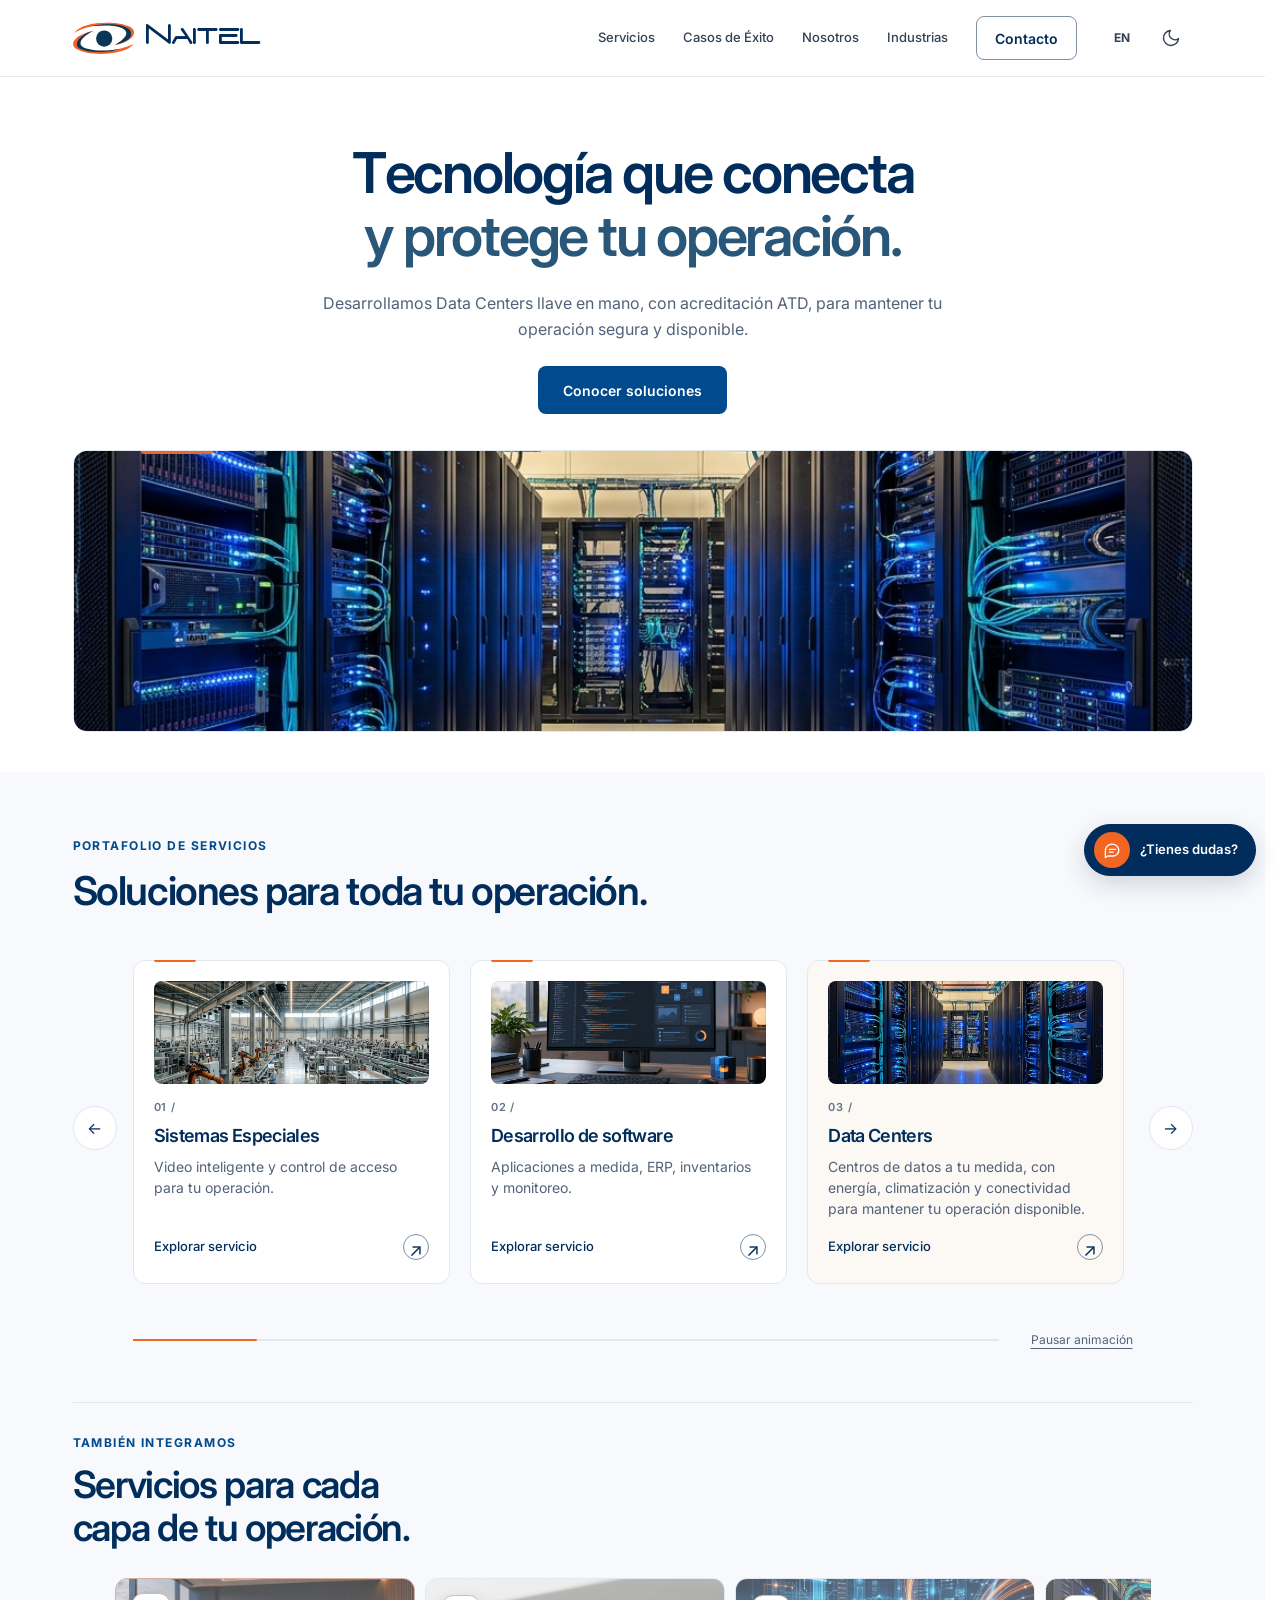
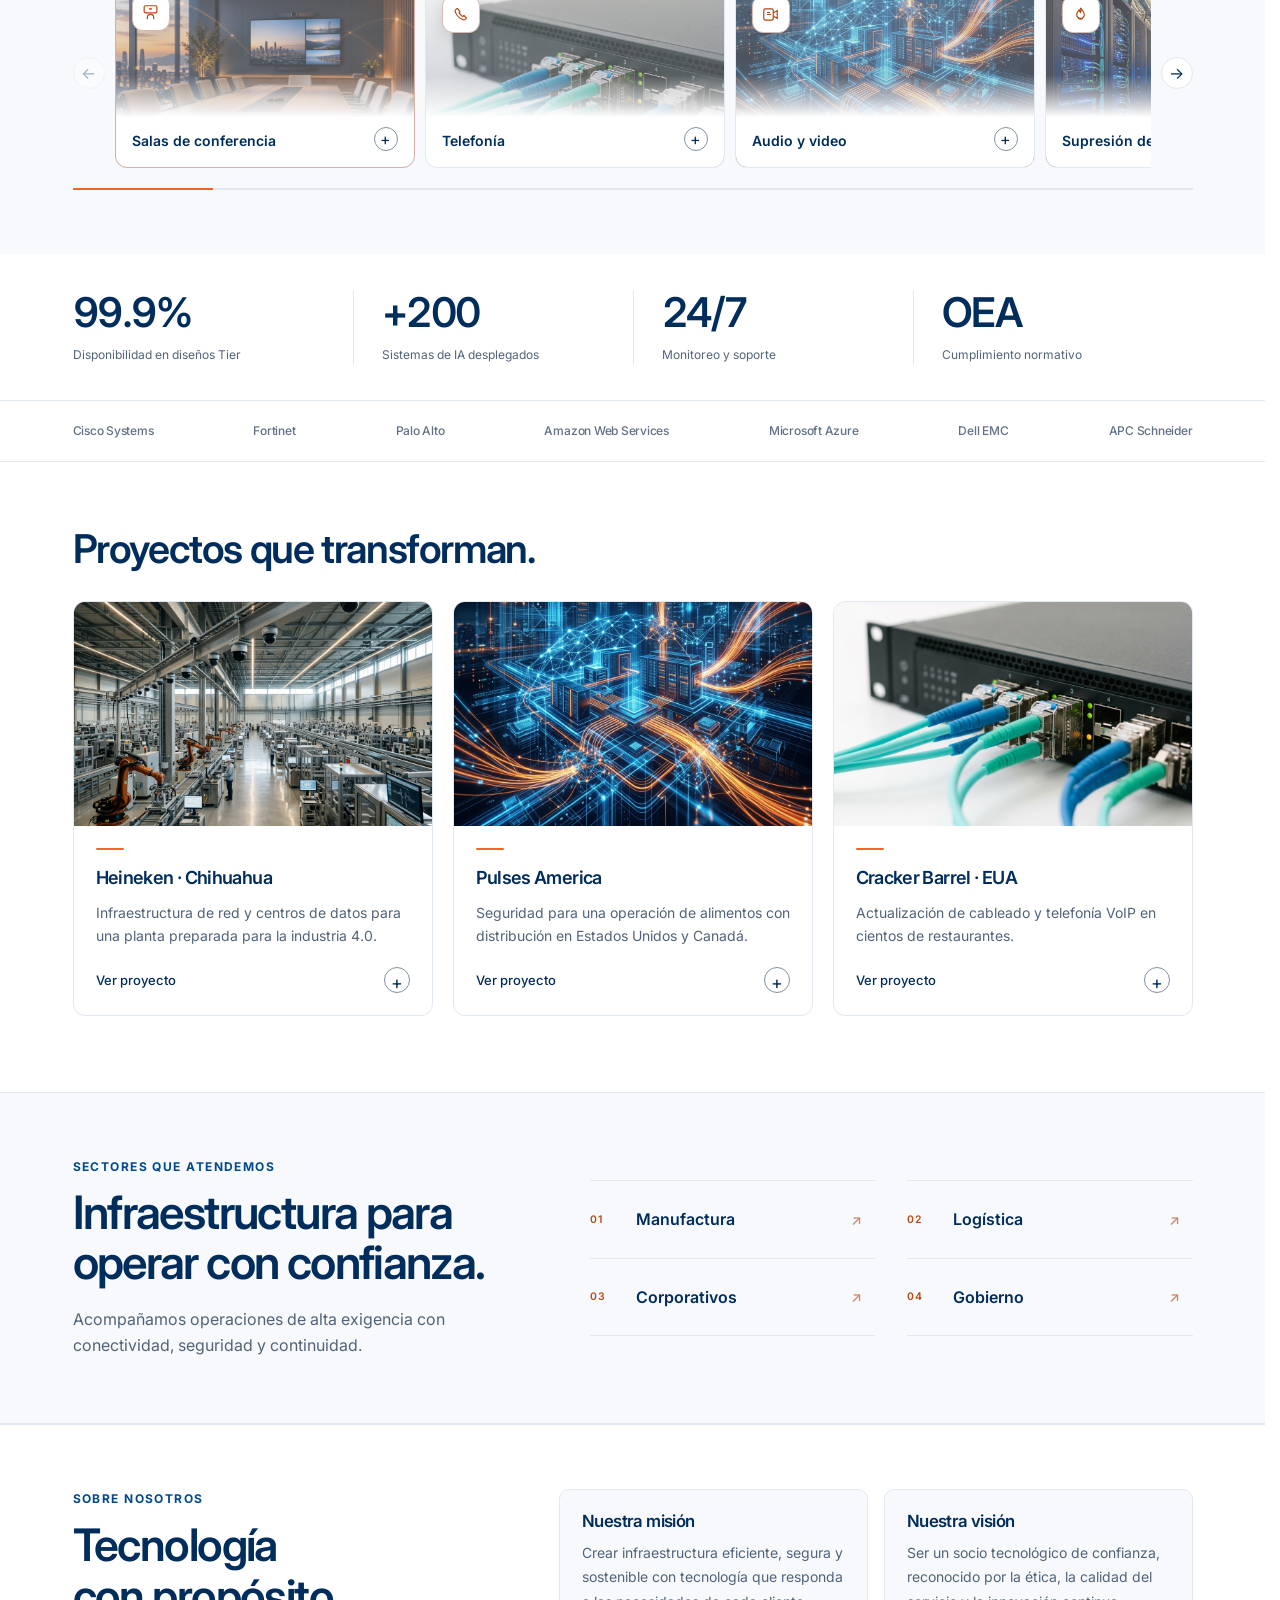
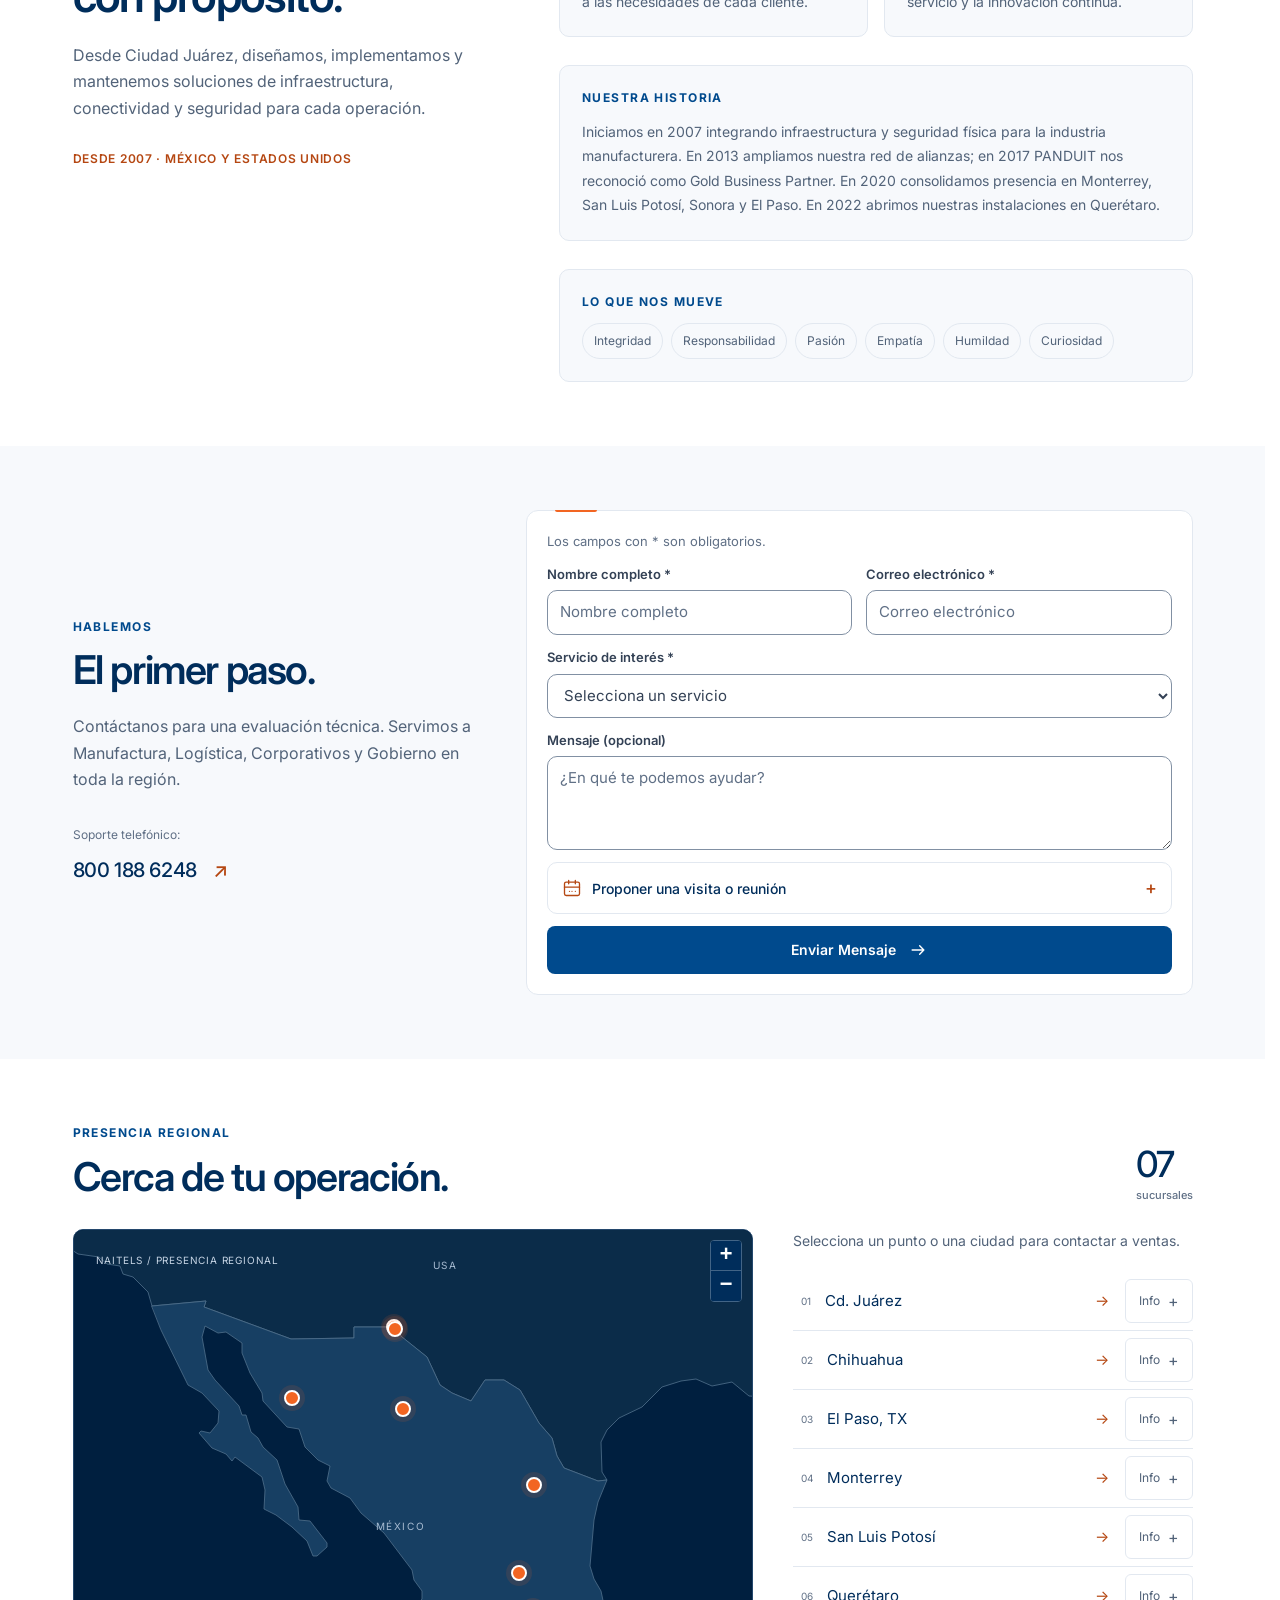
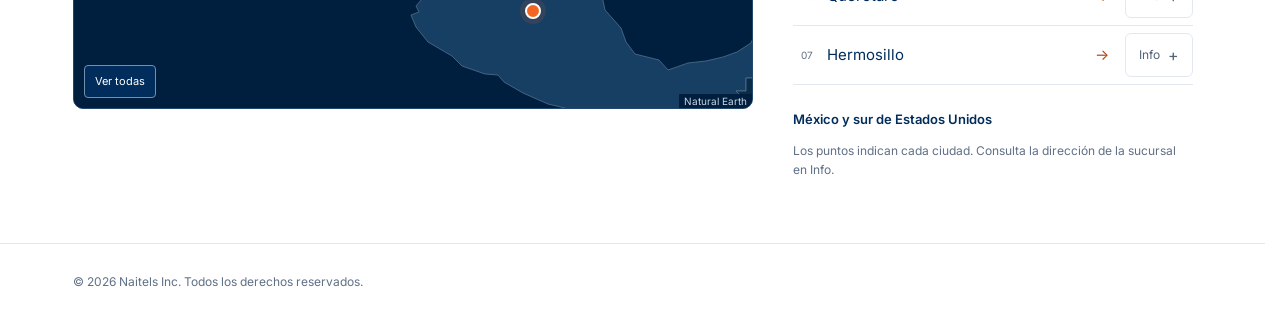
<file: index.html>
<!DOCTYPE html>
<html lang="es">
<head>
    <meta charset="UTF-8">
    <meta name="viewport" content="width=device-width, initial-scale=1.0">
    <meta name="color-scheme" content="light dark">
    <title>Naitel | Data Centers y portafolio de servicios</title>
    <meta name="description" content="Diseñamos, construimos e integramos Data Centers e infraestructura crítica. Explora nuestras soluciones de conectividad, ciberseguridad y tecnología.">
    <link rel="preconnect" href="https://fonts.googleapis.com">
    <link rel="preconnect" href="https://fonts.gstatic.com" crossorigin>
    <link rel="preload" href="assets/fonts/D3Euronism.ttf" as="font" type="font/ttf" crossorigin>
    <link href="https://fonts.googleapis.com/css2?family=Inter:wght@400;500;600;700;800&display=swap" rel="stylesheet">
    <link rel="stylesheet" href="assets/vendor/leaflet/leaflet.css">
    <link rel="stylesheet" href="css/style.css">
    <link rel="stylesheet" href="css/expressive.css">
    <link rel="stylesheet" href="css/chatbot.css">
    <link rel="icon" href="assets/images/naitels-symbol.svg" type="image/svg+xml">
    <script src="js/translations.js" defer></script>
    <script src="assets/vendor/leaflet/leaflet.js" defer></script>
    <script src="assets/data/coverage.js" defer></script>
    <script src="js/main.js" defer></script>
    <script src="js/appointments.js" defer></script>
    <script src="js/calendar.js" defer></script>
    <script src="js/contact.js" defer></script>
    <script src="js/service-data.js" defer></script>
    <script src="js/details.js" defer></script>
    <script src="js/chatbot.js" defer></script>
</head>
<body>
    <a class="skip-link" href="#contenido" data-i18n="skip-link">Saltar al contenido</a>
    <header class="site-header">
        <div class="container header-inner">
            <a href="#inicio" class="logo" aria-label="Naitels, inicio" data-i18n-aria="home-label">
                <svg class="brand-symbol" viewBox="16 56 168 88" aria-hidden="true" focusable="false">
                    <path fill="#f15f2a" d="M20 86C38 53 136 52 169 68C198 83 173 112 130 118C164 106 184 83 160 73C128 59 49 62 20 86Z"/>
                    <path fill="currentColor" d="M66 67C102 58 159 60 171 79C183 100 153 113 129 118C159 101 172 83 148 72C131 64 96 64 66 67Z"/>
                    <path fill="#f15f2a" d="M72 80C34 93 17 114 40 126C77 144 151 132 181 115C161 145 63 151 27 130C3 117 20 91 72 80Z"/>
                    <path fill="currentColor" d="M72 80C47 92 23 113 45 125C64 134 111 137 145 128C112 143 48 139 31 126C17 114 38 87 72 80Z"/>
                    <circle cx="100.5" cy="101" r="22" fill="currentColor"/>
                </svg>
                <span class="brand-name" aria-hidden="true">Naitel</span>
            </a>
            <nav class="site-nav" id="site-nav" aria-label="Navegación principal" data-i18n-aria="nav-label">
                <ul>
                    <li><a class="nav-link" href="#servicios" data-i18n="nav-services">Servicios</a></li>
                    <li><a class="nav-link" href="#exito" data-i18n="nav-cases">Casos de Éxito</a></li>
                    <li><a class="nav-link" href="#nosotros" data-i18n="nav-about">Nosotros</a></li>
                    <li><a class="nav-link" href="#industrias" data-i18n="nav-ind">Industrias</a></li>
                    <li><a href="#contacto" class="btn btn-secondary nav-contact" data-i18n="nav-contact">Contacto</a></li>
                </ul>
            </nav>
            <div class="header-actions">
                <button id="lang-toggle" class="icon-button language-toggle" type="button" aria-label="Switch to English" lang="en">EN</button>
                <button id="theme-toggle" class="icon-button" type="button" aria-label="Tema oscuro" aria-pressed="false" data-i18n-aria="theme-label">
                    <svg class="moon-icon" aria-hidden="true" viewBox="0 0 24 24" fill="none" stroke="currentColor" stroke-width="1.7" stroke-linecap="round" stroke-linejoin="round"><path d="M21 12.79A9 9 0 1 1 11.21 3 7 7 0 0 0 21 12.79Z"/></svg>
                    <svg class="sun-icon" aria-hidden="true" viewBox="0 0 24 24" fill="none" stroke="currentColor" stroke-width="1.7" stroke-linecap="round"><circle cx="12" cy="12" r="4"/><path d="M12 2v2m0 16v2M2 12h2m16 0h2M5 5l1.5 1.5m11 11L19 19M5 19l1.5-1.5m11-11L19 5"/></svg>
                </button>
                <button class="icon-button mobile-menu-btn" type="button" aria-label="Menú principal" data-i18n-aria="menu-label" aria-expanded="false" aria-controls="site-nav">
                    <svg aria-hidden="true" viewBox="0 0 24 24" fill="none" stroke="currentColor" stroke-width="1.7" stroke-linecap="round"><path class="menu-line menu-line-top" d="M4 7h16"/><path class="menu-line menu-line-middle" d="M4 12h16"/><path class="menu-line menu-line-bottom" d="M4 17h16"/></svg>
                </button>
            </div>
        </div>
    </header>
    <main id="contenido" tabindex="-1">
        <section id="inicio" class="hero portfolio-hero" aria-labelledby="hero-title">
            <div class="container hero-content">
                <div class="hero-copy">
                    <h1 id="hero-title" class="mega-title" data-i18n="hero-title"><span class="hero-line">Tecnología que conecta</span> <span class="hero-line hero-accent">y protege tu operación.</span></h1>
                    <p class="portfolio-lead" data-i18n="hero-intro">Desarrollamos Data Centers llave en mano, con acreditación ATD, para mantener tu operación segura y disponible.</p>
                    <div class="hero-actions"><a href="#servicios" class="btn btn-primary" data-i18n="hero-btn">Conocer soluciones</a></div>
                </div>
                <figure class="hero-image reveal"><img src="assets/images/datacenter.png" alt="Pasillo de un centro de datos con gabinetes de servidores" data-i18n-alt="hero-image-alt" width="1024" height="1024" fetchpriority="high" decoding="async"></figure>
            </div>
        </section>
        <section id="servicios" class="section-padding bg-secondary" aria-labelledby="services-title">
            <div class="container">
                <div class="section-heading section-heading-split reveal">
                    <span class="subtitle" data-i18n="services-eyebrow">Portafolio de servicios</span>
                    <h2 id="services-title" data-i18n="services-title">Soluciones para toda tu operación.</h2>
                </div>
                <div class="primary-service-carousel" data-service-carousel data-interval="4200">
                    <button class="service-carousel-control" type="button" data-service-prev data-i18n-aria="service-prev" aria-label="Ver servicios anteriores" disabled><span aria-hidden="true">←</span></button>
                    <div class="service-card-viewport" tabindex="0" role="region" aria-labelledby="services-title" aria-roledescription="carrusel" data-i18n-roledescription="carousel-role">
                <div class="bento-grid">
                    <article class="service-card reveal"><div class="service-card-visual"><img src="assets/images/case_industrial.png" alt="" width="1024" height="1024" loading="lazy"></div><span class="card-index" aria-hidden="true">01 /</span><h3 id="service-sys-title" data-i18n="sys-title">Sistemas Especiales</h3><p data-i18n="sys-summary">Video inteligente y control de acceso para tu operación.</p><a class="card-open" href="sistemas-especiales.html" aria-labelledby="sys-open service-sys-title"><span id="sys-open" data-i18n="view-service">Explorar servicio</span><span class="detail-plus" aria-hidden="true">↗</span></a></article>
                    <article class="service-card reveal">
                        <div class="service-card-visual"><img src="assets/images/services/software-v1.jpg" alt="" width="960" height="640" loading="lazy" decoding="async"></div>
                        <span class="card-index" aria-hidden="true">02 /</span>
                        <h3 id="service-software-title" data-i18n="service-software">Desarrollo de software</h3>
                        <p data-i18n="software-summary">Aplicaciones a medida, ERP, inventarios y monitoreo.</p>
                        <a class="card-open" href="desarrollo-software.html" aria-labelledby="software-open service-software-title"><span id="software-open" data-i18n="view-service">Explorar servicio</span><span class="detail-plus" aria-hidden="true">↗</span></a>
                    </article>
                    <article class="service-card bento-large reveal">
                        <div class="service-card-visual"><img src="assets/images/datacenter.png" alt="" width="1024" height="1024" loading="lazy"></div>
                        <div class="service-heading"><span class="card-index" aria-hidden="true">03 /</span><h3 id="service-dc-title">Data Centers</h3><p data-i18n="dc-summary">Centros de datos a tu medida, con energía, climatización y conectividad para mantener tu operación disponible.</p></div>
                        <a class="card-open" href="datacenters.html" aria-labelledby="dc-open service-dc-title"><span id="dc-open" data-i18n="view-service">Explorar servicio</span><span class="detail-plus" aria-hidden="true">↗</span></a>
                    </article>
                    <article class="service-card reveal"><div class="service-card-visual"><img src="assets/images/case_network.png" alt="" width="1024" height="1024" loading="lazy"></div><span class="card-index" aria-hidden="true">04 /</span><h3 id="service-cyb-title" data-i18n="cyb-title">Networking y Ciberseguridad</h3><p data-i18n="cyb-summary">Conectividad empresarial, redes inalámbricas y protección digital.</p><a class="card-open" href="ciberseguridad.html" aria-labelledby="cyb-open service-cyb-title"><span id="cyb-open" data-i18n="view-service">Explorar servicio</span><span class="detail-plus" aria-hidden="true">↗</span></a></article>
                    <article class="service-card reveal">
                        <div class="service-card-visual"><img src="assets/images/services/servers-v1.jpg" alt="" width="960" height="640" loading="lazy" decoding="async"></div>
                        <span class="card-index" aria-hidden="true">05 /</span>
                        <h3 id="service-hardware-title" data-i18n="service-hardware">Equipo Activo</h3>
                        <p data-i18n="hardware-summary">Servidores, almacenamiento, hiperconvergencia, cómputo y movilidad.</p>
                        <a class="card-open" href="servidores.html" aria-labelledby="hardware-open service-hardware-title"><span id="hardware-open" data-i18n="view-service">Explorar servicio</span><span class="detail-plus" aria-hidden="true">↗</span></a>
                    </article>
                    <article class="service-card reveal">
                        <div class="service-card-visual"><img src="assets/images/services/licensing-v1.jpg" alt="" width="960" height="640" loading="lazy" decoding="async"></div>
                        <span class="card-index" aria-hidden="true">06 /</span>
                        <h3 id="service-licensing-title" data-i18n="service-licensing">Licenciamiento de software</h3>
                        <p data-i18n="licensing-summary">Microsoft, AutoCAD, Minitab y las herramientas que necesita tu equipo.</p>
                        <a class="card-open" href="licenciamiento.html" aria-labelledby="licensing-open service-licensing-title"><span id="licensing-open" data-i18n="view-service">Explorar servicio</span><span class="detail-plus" aria-hidden="true">↗</span></a>
                    </article>
                    <article class="service-card reveal">
                        <div class="service-card-visual"><img src="assets/images/case_datacenter.png" alt="" width="1024" height="1024" loading="lazy" decoding="async"></div>
                        <span class="card-index" aria-hidden="true">07 /</span>
                        <h3 id="service-projects-title" data-i18n="service-projects">Proyectos de Tecnología</h3>
                        <p data-i18n="projects-summary">Ingeniería, gestión e implementación llave en mano.</p>
                        <a class="card-open" href="proyectos-tecnologia.html" aria-labelledby="projects-open service-projects-title"><span id="projects-open" data-i18n="view-service">Explorar servicio</span><span class="detail-plus" aria-hidden="true">↗</span></a>
                    </article>
                </div>
                    </div>
                    <button class="service-carousel-control" type="button" data-service-next data-i18n-aria="service-next" aria-label="Ver más servicios"><span aria-hidden="true">→</span></button>
                    <div class="primary-carousel-footer"><span class="service-carousel-progress" aria-hidden="true"><span data-service-progress></span></span><button class="carousel-motion-toggle" type="button" data-service-pause aria-pressed="false">Pausar animación</button></div>
                </div>
                <div class="service-catalog reveal" aria-labelledby="catalog-title">
                    <div class="service-catalog-heading"><span class="subtitle" data-i18n="catalog-sub">También integramos</span><h3 id="catalog-title" data-i18n="catalog-title">Servicios para cada capa de tu operación.</h3></div>
                    <div class="service-carousel" data-service-carousel>
                        <button class="service-carousel-control" type="button" data-service-prev data-i18n-aria="service-prev" aria-label="Anterior" disabled><span aria-hidden="true">←</span></button>
                        <div class="service-chip-viewport" tabindex="0" role="region" data-i18n-aria="services-carousel-label" aria-label="Servicios adicionales">
                            <div class="service-chip-grid">
                                <button class="service-chip" type="button" data-detail="conference-rooms" hidden><span class="service-chip-icon"><svg viewBox="0 0 24 24" fill="none" stroke="currentColor" stroke-width="1.5"><rect x="4" y="3.5" width="16" height="9" rx="1.5"/><path d="M8 20.5v-2.2a4 4 0 0 1 8 0v2.2M12 6.5v2m-2-1h4"/></svg></span><span class="service-chip-label" data-i18n="service-conference">Salas de conferencia</span><span aria-hidden="true">+</span></button>
                                <button class="service-chip" type="button" data-detail="telephony" hidden><span class="service-chip-icon"><svg viewBox="0 0 24 24" fill="none" stroke="currentColor" stroke-width="1.5"><path d="M7.5 4.5 5.8 6.2c-.8.8-.8 2.1-.2 3.1a16.8 16.8 0 0 0 9.1 9.1c1 .6 2.3.6 3.1-.2l1.7-1.7-3.1-3.1-1.6 1.1a12 12 0 0 1-4.5-4.5l1.1-1.6-3.1-3.9Z"/></svg></span><span class="service-chip-label" data-i18n="service-telephony">Telefonía</span><span aria-hidden="true">+</span></button>
                                <button class="service-chip" type="button" data-detail="audio-video" hidden><span class="service-chip-icon"><svg viewBox="0 0 24 24" fill="none" stroke="currentColor" stroke-width="1.5"><rect x="3.5" y="5" width="12" height="14" rx="2"/><path d="m15.5 10 5-3v10l-5-3M7.5 9.5h4M7.5 12h5"/></svg></span><span class="service-chip-label" data-i18n="service-audio">Audio y video</span><span aria-hidden="true">+</span></button>
                                <button class="service-chip" type="button" data-detail="fire-suppression" hidden><span class="service-chip-icon"><svg viewBox="0 0 24 24" fill="none" stroke="currentColor" stroke-width="1.5"><path d="M12 3.5c1.7 3.1 4.8 4.9 4.8 8.9A4.8 4.8 0 1 1 7.2 12c0-2.2 1.3-4.1 3.2-5.8.2 1.5.7 2.5 1.6 3.2.7-1.5.6-3.5 0-5.9Z"/><path d="M9.5 16.3a2.7 2.7 0 0 0 5 0"/></svg></span><span class="service-chip-label" data-i18n="service-fire">Supresión de incendios</span><span aria-hidden="true">+</span></button>
                                <button class="service-chip" type="button" data-detail="structured-cabling" hidden><span class="service-chip-icon"><svg viewBox="0 0 24 24" fill="none" stroke="currentColor" stroke-width="1.5"><path d="M4 8h5v4H4zM15 12h5v4h-5zM9 10h6v4H9zM6.5 12v3a2 2 0 0 0 2 2H15"/></svg></span><span class="service-chip-label" data-i18n="service-cabling">Infraestructura de redes</span><span aria-hidden="true">+</span></button>
                                <button class="service-chip" type="button" data-detail="networks" hidden><span class="service-chip-icon"><svg viewBox="0 0 24 24" fill="none" stroke="currentColor" stroke-width="1.5"><circle cx="12" cy="5" r="2"/><circle cx="5" cy="18" r="2"/><circle cx="19" cy="18" r="2"/><path d="m10.8 6.7-4.5 9.5m6.9-9.5 4.5 9.5M7 18h10"/></svg></span><span class="service-chip-label" data-i18n="service-networks">Redes</span><span aria-hidden="true">+</span></button>
                                <button class="service-chip" type="button" data-detail="security-systems" hidden><span class="service-chip-icon"><svg viewBox="0 0 24 24" fill="none" stroke="currentColor" stroke-width="1.5"><path d="M12 3.5 19 6v5.5c0 4.4-2.8 7.5-7 9-4.2-1.5-7-4.6-7-9V6l7-2.5Z"/><path d="m9 12 2 2 4-4"/></svg></span><span class="service-chip-label" data-i18n="service-security">Sistemas de seguridad</span><span aria-hidden="true">+</span></button>
                                <button class="service-chip" type="button" data-detail="smart-workspaces" hidden><span class="service-chip-icon"><svg viewBox="0 0 24 24" fill="none" stroke="currentColor" stroke-width="1.5"><path d="M9 18h6M10 21h4M8.5 14.5A6 6 0 1 1 15.6 15c-.8.5-1.3 1.4-1.3 2.3H9.7c0-1.1-.4-2-1.2-2.8Z"/><path d="M12 5v2m-5.2.2 1.4 1.4m8.4 0 1.4-1.4"/></svg></span><span class="service-chip-label" data-i18n="service-smart">Espacios de trabajo inteligentes</span><span aria-hidden="true">+</span></button>
                            </div>
                        </div>
                        <button class="service-carousel-control" type="button" data-service-next data-i18n-aria="service-next" aria-label="Siguiente"><span aria-hidden="true">→</span></button>
                    </div>
                    <div class="service-carousel-footer" aria-hidden="true"><span class="service-carousel-progress"><span data-service-progress></span></span></div>
                </div>
            </div>
        </section>
        <section class="stats-section" aria-label="Naitels en cifras" data-i18n-aria="stats-label">
            <dl class="container stats-grid reveal">
                <div class="stat"><dt data-i18n="stat-1">Disponibilidad en diseños Tier</dt><dd>99.9%</dd></div>
                <div class="stat"><dt data-i18n="stat-2">Sistemas de IA desplegados</dt><dd>+200</dd></div>
                <div class="stat"><dt data-i18n="stat-3">Monitoreo y soporte</dt><dd>24/7</dd></div>
                <div class="stat"><dt data-i18n="stat-4">Cumplimiento normativo</dt><dd>OEA</dd></div>
            </dl>
        </section>
        <section class="tech-partners" aria-label="Tecnologías" data-i18n-aria="partners-label">
            <ul class="container tech-partners-track"><li>Cisco Systems</li><li>Fortinet</li><li>Palo Alto</li><li>Amazon Web Services</li><li>Microsoft Azure</li><li>Dell EMC</li><li>APC Schneider</li></ul>
        </section>
        <section id="exito" class="section-padding" aria-labelledby="cases-title">
            <div class="container">
                <div class="section-heading section-heading-editorial reveal"><h2 id="cases-title" data-i18n="cases-title">Proyectos que transforman.</h2></div>
                <div class="carousel-container reveal" tabindex="0" role="region" aria-label="Galería de proyectos. Desplázate horizontalmente para ver más." data-i18n-aria="carousel-label">
                    <article class="carousel-item reveal">
                        <div class="case-image"><img src="assets/images/case_industrial.png" alt="Planta cervecera" data-i18n-alt="case4-alt" width="1024" height="1024" loading="lazy" decoding="async"></div>
                        <div class="carousel-caption"><h3 id="case4-title" data-i18n="case4-title">Heineken · Chihuahua</h3><p data-i18n="case4-summary">Infraestructura de red y centros de datos para una planta preparada para la industria 4.0.</p><button class="card-open" type="button" data-detail="heineken" aria-labelledby="case4-open case4-title" hidden><span id="case4-open" data-i18n="view-project">Ver proyecto</span><span class="detail-plus" aria-hidden="true">+</span></button></div>
                    </article>
                    <article class="carousel-item reveal">
                        <div class="case-image"><img src="assets/images/hero.png" alt="Infraestructura tecnológica de Pulses America" data-i18n-alt="case5-alt" width="1024" height="1024" loading="lazy" decoding="async"></div>
                        <div class="carousel-caption"><h3 id="case5-title" data-i18n="case5-title">Pulses America</h3><p data-i18n="case5-summary">Seguridad para una operación de alimentos con distribución en Estados Unidos y Canadá.</p><button class="card-open" type="button" data-detail="pulses" aria-labelledby="case5-open case5-title" hidden><span id="case5-open" data-i18n="view-project">Ver proyecto</span><span class="detail-plus" aria-hidden="true">+</span></button></div>
                    </article>
                    <article class="carousel-item reveal">
                        <div class="case-image"><img src="assets/images/case_network.png" alt="Cableado de restaurantes Cracker Barrel" data-i18n-alt="case6-alt" width="1024" height="1024" loading="lazy" decoding="async"></div>
                        <div class="carousel-caption"><h3 id="case6-title" data-i18n="case6-title">Cracker Barrel · EUA</h3><p data-i18n="case6-summary">Actualización de cableado y telefonía VoIP en cientos de restaurantes.</p><button class="card-open" type="button" data-detail="cracker-barrel" aria-labelledby="case6-open case6-title" hidden><span id="case6-open" data-i18n="view-project">Ver proyecto</span><span class="detail-plus" aria-hidden="true">+</span></button></div>
                    </article>
                </div>
            </div>
        </section>
        <section id="industrias" class="industries-section section-padding" aria-labelledby="industries-title">
            <div class="container industries-layout">
                <div class="industries-intro reveal"><span class="subtitle" data-i18n="industries-eyebrow">Sectores que atendemos</span><h2 id="industries-title" data-i18n="industries-title">Infraestructura para operar con confianza.</h2><p data-i18n="industries-desc">Acompañamos operaciones de alta exigencia con conectividad, seguridad y continuidad.</p></div>
                <ul class="industry-list reveal">
                    <li><span class="industry-number">01</span><span class="industry-name" data-i18n="industry-1">Manufactura</span><span class="industry-arrow" aria-hidden="true">↗</span></li>
                    <li><span class="industry-number">02</span><span class="industry-name" data-i18n="industry-2">Logística</span><span class="industry-arrow" aria-hidden="true">↗</span></li>
                    <li><span class="industry-number">03</span><span class="industry-name" data-i18n="industry-3">Corporativos</span><span class="industry-arrow" aria-hidden="true">↗</span></li>
                    <li><span class="industry-number">04</span><span class="industry-name" data-i18n="industry-4">Gobierno</span><span class="industry-arrow" aria-hidden="true">↗</span></li>
                </ul>
            </div>
        </section>
        <section id="nosotros" class="about-section section-padding" aria-labelledby="about-title">
            <div class="container about-layout">
                <div class="about-intro reveal">
                    <span class="subtitle" data-i18n="about-eyebrow">Sobre nosotros</span>
                    <h2 id="about-title" data-i18n="about-title">Tecnología con propósito.</h2>
                    <p data-i18n="about-intro">Desde Ciudad Juárez, diseñamos, implementamos y mantenemos soluciones de infraestructura, conectividad y seguridad para cada operación.</p>
                    <p class="about-since" data-i18n="about-since">Desde 2007 · México y Estados Unidos</p>
                </div>
                <div class="about-content">
                    <div class="about-principles reveal">
                        <article><h3 data-i18n="about-mission-title">Nuestra misión</h3><p data-i18n="about-mission">Crear infraestructura eficiente, segura y sostenible con tecnología que responda a las necesidades de cada cliente.</p></article>
                        <article><h3 data-i18n="about-vision-title">Nuestra visión</h3><p data-i18n="about-vision">Ser un socio tecnológico de confianza, reconocido por la ética, la calidad del servicio y la innovación continua.</p></article>
                    </div>
                    <div class="about-history reveal"><span class="subtitle" data-i18n="about-story-title">Nuestra historia</span><p data-i18n="about-story">Iniciamos en 2007 integrando infraestructura y seguridad física para la industria manufacturera. En 2013 ampliamos nuestra red de alianzas; en 2017 PANDUIT nos reconoció como Gold Business Partner. Hoy contamos con presencia en México y El Paso, Texas.</p></div>
                    <div class="about-values reveal"><span class="subtitle" data-i18n="about-values-title">Lo que nos mueve</span><ul><li data-i18n="about-value-1">Integridad</li><li data-i18n="about-value-2">Responsabilidad</li><li data-i18n="about-value-3">Pasión</li><li data-i18n="about-value-4">Empatía</li><li data-i18n="about-value-5">Humildad</li><li data-i18n="about-value-6">Curiosidad</li></ul></div>
                </div>
            </div>
        </section>
        <section id="contacto" class="section-padding bg-secondary" aria-labelledby="contact-title">
            <div class="container contact-layout">
                <div class="section-heading contact-intro reveal"><span class="subtitle" data-i18n="contact-sub">Hablemos</span><h2 id="contact-title" data-i18n="contact-title">El primer paso.</h2><p data-i18n="contact-desc">Contáctanos para una evaluación técnica. Servimos a Manufactura, Logística, Corporativos y Gobierno en toda la región.</p><a class="contact-phone" href="tel:8001886248"><span data-i18n="support">Soporte telefónico:</span><strong>800 188 6248 <span aria-hidden="true">↗</span></strong></a></div>
                <div class="contact-content">
                    <!-- DESTINATARIOS: cambia el correo después de https://formsubmit.co/ para probar con otro buzón.
                         Copias: agrega correos separados por comas en el value de _cc; vacío = sin copias.
                         Esta configuración se usa con y sin JavaScript. No se muestra en el formulario. -->


                    <form id="contact-form" class="contact-form reveal" action="https://formsubmit.co/aleon.external@naitel.com" method="POST">
                        <input type="hidden" name="_cc" value="">
                        <input type="hidden" name="_subject" value="Nueva consulta de ventas — Naitel">
                        <input type="hidden" name="_template" value="table">
                        <input type="hidden" name="_captcha" value="false">
                        <input type="text" name="_honey" hidden tabindex="-1" autocomplete="off">
                        <p class="form-hint" data-i18n="form-required">Los campos con * son obligatorios.</p>
                        <div class="form-row">
                            <div class="form-field"><label for="full-name"><span data-i18n="label-name">Nombre completo</span> <span aria-hidden="true">*</span></label><div class="field-control"><input id="full-name" name="name" type="text" class="form-control" placeholder="Nombre completo" autocomplete="name" required data-i18n-ph="form-name" maxlength="120"></div></div>
                            <div class="form-field"><label for="email"><span data-i18n="label-email">Correo electrónico</span> <span aria-hidden="true">*</span></label><div class="field-control"><input id="email" name="email" type="email" class="form-control" placeholder="Correo electrónico" autocomplete="email" required data-i18n-ph="form-email" maxlength="254"></div></div>
                        </div>
                        <div class="form-field"><label for="service-interest"><span data-i18n="label-service">Servicio de interés</span> <span aria-hidden="true">*</span></label><div class="field-control"><select id="service-interest" name="Servicio_de_interes" class="form-control" required><option value="" selected disabled data-i18n="service-select-placeholder">Selecciona un servicio</option><option value="Sistemas Especiales" data-i18n="sys-title">Sistemas Especiales</option><option value="Desarrollo de Software" data-i18n="service-software">Desarrollo de software</option><option value="Data Centers" data-i18n="dc-title">Data Centers</option><option value="Networking y Ciberseguridad" data-i18n="cyb-title">Networking y Ciberseguridad</option><option value="Equipo Activo" data-i18n="service-hardware">Equipo Activo</option><option value="Licenciamiento" data-i18n="service-licensing">Licenciamiento de software</option><option value="Proyectos de Tecnología" data-i18n="service-projects">Proyectos de Tecnología</option><option value="Necesito orientación" data-i18n="service-guidance">Necesito orientación</option></select></div></div>
                        <div class="form-field"><label for="message"><span data-i18n="label-help">Mensaje (opcional)</span> </label><div class="field-control"><textarea id="message" name="message" class="form-control" rows="3" placeholder="¿En qué te podemos ayudar?" data-i18n-ph="form-help" maxlength="3000"></textarea></div></div>
                        <details class="appointment-request" data-appointment-panel>
                            <summary><svg aria-hidden="true" viewBox="0 0 24 24" fill="none" stroke="currentColor" stroke-width="1.6" stroke-linecap="round" stroke-linejoin="round"><rect x="3" y="5" width="18" height="16" rx="2"/><path d="M16 3v4M8 3v4M3 11h18m-12 5h.01M12 16h.01M16 16h.01"/></svg><span data-i18n="visit-title">Proponer una visita o reunión</span><span class="appointment-plus" aria-hidden="true">+</span></summary>
                            <div class="appointment-fields">
                                <p class="form-hint" id="visit-note" data-i18n="visit-note">Propón fecha y hora. Te contactaremos para confirmar disponibilidad.</p>
                                <div class="form-field"><label for="visit-mode" data-i18n="visit-mode-label">Tipo de reunión</label><div class="field-control"><select id="visit-mode" name="Modalidad" class="form-control" aria-describedby="visit-note"><option value="Visita a instalaciones" data-i18n="visit-onsite">Visita a tus instalaciones</option><option value="Reunión en sucursal" data-i18n="visit-branch">Reunión en sucursal Naitel</option><option value="Videollamada" data-i18n="visit-video">Videollamada</option></select></div></div>
                                <div class="appointment-date-picker" data-calendar-root>
                                <div class="form-row">
                                    <div class="form-field"><label for="visit-date"><span data-i18n="visit-date-label">Fecha propuesta</span> <span aria-hidden="true">*</span></label>
                                        <div class="field-control calendar-date-control">
                                            <input id="visit-date" name="Fecha_propuesta" type="date" class="form-control" aria-describedby="visit-note">
                                            <button class="calendar-trigger" type="button" data-calendar-trigger aria-label="Abrir calendario" data-i18n-aria="calendar-open" aria-haspopup="dialog" aria-controls="visit-calendar" aria-expanded="false" hidden><svg aria-hidden="true" viewBox="0 0 24 24" fill="none" stroke="currentColor" stroke-width="1.7" stroke-linecap="round"><rect x="3" y="5" width="18" height="16" rx="2"/><path d="M8 3v4M16 3v4M3 11h18m-12 5h.01M12 16h.01M16 16h.01"/></svg></button>
                                        </div>
                                    </div>
                                    <div class="form-field"><label for="visit-time"><span data-i18n="visit-time-label">Hora propuesta</span> <span aria-hidden="true">*</span></label><div class="field-control"><input id="visit-time" name="Hora_propuesta" type="time" class="form-control" aria-describedby="visit-timezone"></div></div>
                                </div>
                                            <dialog class="appointment-calendar" id="visit-calendar" aria-labelledby="visit-calendar-title" hidden>
                                                <div class="calendar-heading"><button type="button" class="calendar-nav" data-calendar-prev aria-label="Mes anterior" data-i18n-aria="calendar-prev"><span aria-hidden="true">‹</span></button><h3 id="visit-calendar-title" aria-live="polite"></h3><button type="button" class="calendar-nav" data-calendar-next aria-label="Mes siguiente" data-i18n-aria="calendar-next"><span aria-hidden="true">›</span></button></div>
                                                <div role="grid" aria-labelledby="visit-calendar-title"><div class="calendar-weekdays" role="row" data-calendar-weekdays></div><div class="calendar-days" role="rowgroup" data-calendar-days></div></div>
                                                <div class="calendar-footer"><button type="button" data-calendar-today data-i18n="calendar-today">Hoy</button><button type="button" data-calendar-close data-i18n="calendar-close">Cerrar</button></div>
                                            </dialog>
                                </div>
                                <p class="form-hint appointment-timezone" id="visit-timezone" data-appointment-timezone></p>
                                <div class="form-field" data-appointment-location><label for="visit-location"><span data-i18n="visit-location-label">Ciudad y lugar de la visita</span> <span aria-hidden="true">*</span></label><div class="field-control"><input id="visit-location" name="Ciudad_o_lugar" type="text" class="form-control" placeholder="Ej. Ciudad Juárez, instalaciones de mi empresa" data-i18n-ph="visit-location" autocomplete="off" maxlength="200"></div></div>
                                <input id="visit-zone" type="hidden" name="Zona_horaria" value="Hora local del visitante">
                                <input type="hidden" name="Estado_de_cita" value="Pendiente de confirmación">
                            </div>
                        </details>
                        <button type="submit" class="btn btn-primary submit-button"><span data-i18n="form-btn">Enviar Mensaje</span><svg class="button-arrow" aria-hidden="true" viewBox="0 0 24 24" fill="none" stroke="currentColor" stroke-width="1.7" stroke-linecap="round" stroke-linejoin="round"><path d="M5 12h14m-5-5 5 5-5 5"/></svg></button>
                        <p id="contact-status" class="form-hint" role="status" aria-live="polite"></p>
                    </form>
                </div>
            </div>
        </section>
        <section id="sucursales" class="coverage-section section-padding" aria-labelledby="coverage-title">
            <div class="container">
                <div class="section-heading section-heading-editorial reveal"><span class="subtitle" data-i18n="coverage-sub">Presencia regional</span><h2 id="coverage-title" data-i18n="coverage-title">Cerca de tu operación.</h2><span class="coverage-count" aria-hidden="true">07<span data-i18n="coverage-locations">ubicaciones</span></span></div>
                <div class="coverage-layout">
                    <div class="map-container"><div id="interactive-map" role="region" aria-label="Mapa de nuestras sucursales" data-i18n-aria="map-label"><img class="map-fallback-image" src="assets/images/coverage-map.svg" alt="Mapa regional con nuestras siete sucursales" data-i18n-alt="map-image-alt" width="700" height="480" loading="lazy"></div><div class="map-label" aria-hidden="true">Naitels / <span data-i18n="coverage-sub">Presencia regional</span></div></div>
                    <div class="coverage-details"><p class="coverage-instruction" data-i18n="coverage-instruction">Selecciona un punto o una ciudad para contactar a ventas.</p><ul class="location-list" aria-label="Sucursales" data-i18n-aria="locations-label">
                        <!-- branches:start -->
                        <li class="branch-item" data-branch="juarez" data-lat="31.6904" data-lng="-106.4245">
                            <a class="location-link" data-location="juarez" href="#contact-form"><span class="location-number" aria-hidden="true">01</span><span class="location-name">Cd. Juárez</span><span aria-hidden="true">→</span></a>
                            <details class="branch-details" name="branches">
                                <summary><span data-i18n="branch-info">Info</span><span class="branch-summary-name"> — Cd. Juárez</span><span class="branch-plus" aria-hidden="true">+</span></summary>
                                <div class="branch-info">
                                    <p class="branch-region">Chihuahua, México</p>
                                    <address><a class="branch-address" href="https://www.google.com/maps/search/?api=1&amp;query=De%20Los%20Cerda%208572%2C%20Los%20Cedros%2C%2032539%20Cd%20Ju%C3%A1rez%2C%20Chihuahua%2C%20M%C3%A9xico" target="_blank" rel="noopener noreferrer">De Los Cerda 8572, Los Cedros, 32539 Cd Juárez, Chihuahua, México <span aria-hidden="true">↗</span></a></address>
                                    <ul class="branch-phones"><li><span data-i18n="branch-switchboard">Conmutador</span>: <a href="tel:8001886248">800 188 6248</a></li><li><span data-i18n="branch-direct">Directo</span>: <a href="tel:+526621370151">+52 662 137 0151</a></li></ul>
                                    <h3 data-i18n="branch-contact">Contacto</h3>
                                    <ul class="branch-contacts"><li><strong>Martin Elvira</strong><a href="mailto:melvira@naitel.com">melvira@naitel.com</a></li></ul>
                                    <h3 data-i18n="branch-hours">Horario local</h3>
                                    <dl class="branch-hours"><div><dt><span data-i18n="branch-mon-thu">Lun–Jue</span></dt><dd>08:00–18:00</dd></div><div><dt><span data-i18n="branch-fri">Viernes</span></dt><dd>08:00–16:00</dd></div><div><dt><span data-i18n="branch-sat">Sábado</span></dt><dd>09:00–13:00</dd></div><div><dt><span data-i18n="branch-sun">Domingo</span></dt><dd><span data-i18n="branch-closed">Cerrado</span></dd></div></dl>
                                </div>
                            </details>
                        </li>
                        <li class="branch-item" data-branch="chihuahua" data-lat="28.633" data-lng="-106.0691">
                            <a class="location-link" data-location="chihuahua" href="#contact-form"><span class="location-number" aria-hidden="true">02</span><span class="location-name">Chihuahua</span><span aria-hidden="true">→</span></a>
                            <details class="branch-details" name="branches">
                                <summary><span data-i18n="branch-info">Info</span><span class="branch-summary-name"> — Chihuahua</span><span class="branch-plus" aria-hidden="true">+</span></summary>
                                <div class="branch-info">
                                    <p class="branch-region">Chihuahua, México</p>
                                    <address><a class="branch-address" href="https://www.google.com/maps/search/?api=1&amp;query=Perif%C3%A9rico%20de%20la%20Juventud%208703%2C%20Lomas%20Universidad%2C%2031123%20Chihuahua%2C%20Chihuahua%2C%20M%C3%A9xico" target="_blank" rel="noopener noreferrer">Periférico de la Juventud 8703, Lomas Universidad, 31123 Chihuahua, Chihuahua, México <span aria-hidden="true">↗</span></a></address>
                                    <ul class="branch-phones"><li><span data-i18n="branch-switchboard">Conmutador</span>: <a href="tel:8001886248">800 188 6248</a></li></ul>
                                    <h3 data-i18n="branch-contact">Contacto</h3>
                                    <ul class="branch-contacts"><li><strong>David Ugarte</strong><a href="mailto:dugarte@naitel.com">dugarte@naitel.com</a></li></ul>
                                    <h3 data-i18n="branch-hours">Horario local</h3>
                                    <dl class="branch-hours"><div><dt><span data-i18n="branch-mon-thu">Lun–Jue</span></dt><dd>08:00–18:00</dd></div><div><dt><span data-i18n="branch-fri">Viernes</span></dt><dd>08:00–16:00</dd></div><div><dt><span data-i18n="branch-sat">Sábado</span></dt><dd>09:00–13:00</dd></div><div><dt><span data-i18n="branch-sun">Domingo</span></dt><dd><span data-i18n="branch-closed">Cerrado</span></dd></div></dl>
                                </div>
                            </details>
                        </li>
                        <li class="branch-item" data-branch="el-paso" data-lat="31.7619" data-lng="-106.485">
                            <a class="location-link" data-location="el-paso" href="#contact-form"><span class="location-number" aria-hidden="true">03</span><span class="location-name">El Paso, TX</span><span aria-hidden="true">→</span></a>
                            <details class="branch-details" name="branches">
                                <summary><span data-i18n="branch-info">Info</span><span class="branch-summary-name"> — El Paso, TX</span><span class="branch-plus" aria-hidden="true">+</span></summary>
                                <div class="branch-info">
                                    <p class="branch-region">Texas, USA</p>
                                    <address><a class="branch-address" href="https://www.google.com/maps/search/?api=1&amp;query=14913%20Bert%20Cameron%20Ave.%2C%20El%20Paso%2C%20TX%2079938%2C%20USA" target="_blank" rel="noopener noreferrer">14913 Bert Cameron Ave., El Paso, TX 79938, USA <span aria-hidden="true">↗</span></a></address>
                                    <ul class="branch-phones"><li><span data-i18n="branch-office">Oficina</span>: <a href="tel:+19152228088">+1 915 222 8088</a></li></ul>
                                    <h3 data-i18n="branch-contact">Contacto</h3>
                                    <ul class="branch-contacts"><li><strong>Julio Cesar Mendez</strong><a href="mailto:jcmendez@naitel.com">jcmendez@naitel.com</a><a href="tel:+19154015547">+1 915 401 5547</a></li></ul>
                                    <h3 data-i18n="branch-hours">Horario local</h3>
                                    <dl class="branch-hours"><div><dt><span data-i18n="branch-mon-fri">Lun–Vie</span></dt><dd>08:00–17:00</dd></div><div><dt><span data-i18n="branch-sat-sun">Sáb–Dom</span></dt><dd><span data-i18n="branch-appointment">Con cita</span></dd></div></dl>
                                </div>
                            </details>
                        </li>
                        <li class="branch-item" data-branch="monterrey" data-lat="25.6866" data-lng="-100.3161">
                            <a class="location-link" data-location="monterrey" href="#contact-form"><span class="location-number" aria-hidden="true">04</span><span class="location-name">Monterrey</span><span aria-hidden="true">→</span></a>
                            <details class="branch-details" name="branches">
                                <summary><span data-i18n="branch-info">Info</span><span class="branch-summary-name"> — Monterrey</span><span class="branch-plus" aria-hidden="true">+</span></summary>
                                <div class="branch-info">
                                    <p class="branch-region">Nuevo León, México</p>
                                    <address><a class="branch-address" href="https://www.google.com/maps/search/?api=1&amp;query=Bosque%20de%20Cedros%20119%2C%20Cima%20del%20Bosque%2C%2064346%20Monterrey%2C%20Nuevo%20Le%C3%B3n%2C%20M%C3%A9xico" target="_blank" rel="noopener noreferrer">Bosque de Cedros 119, Cima del Bosque, 64346 Monterrey, Nuevo León, México <span aria-hidden="true">↗</span></a></address>
                                    <ul class="branch-phones"><li><span data-i18n="branch-switchboard">Conmutador</span>: <a href="tel:8001886248">800 188 6248</a></li></ul>
                                    <h3 data-i18n="branch-contact">Contacto</h3>
                                    <ul class="branch-contacts"><li><strong>Carlos Ibáñez</strong><a href="mailto:carlos.ibanez@naitel.com">carlos.ibanez@naitel.com</a><a href="tel:+526142940285">+52 614 294 0285</a></li></ul>
                                    <h3 data-i18n="branch-hours">Horario local</h3>
                                    <dl class="branch-hours"><div><dt><span data-i18n="branch-mon-thu">Lun–Jue</span></dt><dd>08:00–18:00</dd></div><div><dt><span data-i18n="branch-fri">Viernes</span></dt><dd>08:00–16:00</dd></div><div><dt><span data-i18n="branch-sat">Sábado</span></dt><dd>09:00–13:00</dd></div><div><dt><span data-i18n="branch-sun">Domingo</span></dt><dd><span data-i18n="branch-closed">Cerrado</span></dd></div></dl>
                                </div>
                            </details>
                        </li>
                        <li class="branch-item" data-branch="san-luis" data-lat="22.1565" data-lng="-100.9855">
                            <a class="location-link" data-location="san-luis" href="#contact-form"><span class="location-number" aria-hidden="true">05</span><span class="location-name">San Luis Potosí</span><span aria-hidden="true">→</span></a>
                            <details class="branch-details" name="branches">
                                <summary><span data-i18n="branch-info">Info</span><span class="branch-summary-name"> — San Luis Potosí</span><span class="branch-plus" aria-hidden="true">+</span></summary>
                                <div class="branch-info">
                                    <p class="branch-region">San Luis Potosí, México</p>
                                    <address><a class="branch-address" href="https://www.google.com/maps/search/?api=1&amp;query=Ley%20Federal%20del%20Trabajo%20340%2C%20Juan%20Sarabia%2C%2078398%20San%20Luis%20Potos%C3%AD%2C%20San%20Luis%20Potos%C3%AD%2C%20M%C3%A9xico" target="_blank" rel="noopener noreferrer">Ley Federal del Trabajo 340, Juan Sarabia, 78398 San Luis Potosí, San Luis Potosí, México <span aria-hidden="true">↗</span></a></address>
                                    <ul class="branch-phones"><li><span data-i18n="branch-switchboard">Conmutador</span>: <a href="tel:8001886248">800 188 6248</a></li><li><span data-i18n="branch-direct">Directo</span>: <a href="tel:+524442113400">+52 444 211 3400</a></li></ul>
                                    <h3 data-i18n="branch-contact">Contacto</h3>
                                    <ul class="branch-contacts"><li><strong>Francisco Márquez</strong><a href="mailto:fmarquez@naitel.com">fmarquez@naitel.com</a></li></ul>
                                    <h3 data-i18n="branch-hours">Horario local</h3>
                                    <dl class="branch-hours"><div><dt><span data-i18n="branch-mon-thu">Lun–Jue</span></dt><dd>08:00–18:00</dd></div><div><dt><span data-i18n="branch-fri">Viernes</span></dt><dd>08:00–16:00</dd></div><div><dt><span data-i18n="branch-sat-sun">Sáb–Dom</span></dt><dd><span data-i18n="branch-closed">Cerrado</span></dd></div></dl>
                                </div>
                            </details>
                        </li>
                        <li class="branch-item" data-branch="queretaro" data-lat="20.5888" data-lng="-100.3899">
                            <a class="location-link" data-location="queretaro" href="#contact-form"><span class="location-number" aria-hidden="true">06</span><span class="location-name">Querétaro</span><span aria-hidden="true">→</span></a>
                            <details class="branch-details" name="branches">
                                <summary><span data-i18n="branch-info">Info</span><span class="branch-summary-name"> — Querétaro</span><span class="branch-plus" aria-hidden="true">+</span></summary>
                                <div class="branch-info">
                                    <p class="branch-region">San Cristóbal, Querétaro, México</p>
                                    <address><a class="branch-address" href="https://www.google.com/maps/search/?api=1&amp;query=Bodega%20Industrial%208B%2C%20EUROPARK%20II%2C%20Carretera%20Estatal%20431%2C%20Km.%201%2B300%2C%20Ejido%20San%20Crist%C3%B3bal%2C%20Quer%C3%A9taro%2C%20M%C3%A9xico" target="_blank" rel="noopener noreferrer">Bodega Industrial 8B, EUROPARK II, Carretera Estatal 431, Km. 1+300, Ejido San Cristóbal, Querétaro, México <span aria-hidden="true">↗</span></a></address>
                                    <ul class="branch-phones"><li><span data-i18n="branch-switchboard">Conmutador</span>: <a href="tel:8001886248">800 188 6248</a></li></ul>
                                    <h3 data-i18n="branch-contact">Contacto</h3>
                                    <ul class="branch-contacts"><li><strong>Agustin Moya</strong><a href="mailto:amoya@naitel.com">amoya@naitel.com</a><a href="tel:+5212291191085">+52 1 229 119 1085</a></li></ul>
                                    <h3 data-i18n="branch-hours">Horario local</h3>
                                    <dl class="branch-hours"><div><dt><span data-i18n="branch-mon-thu">Lun–Jue</span></dt><dd>08:00–18:00</dd></div><div><dt><span data-i18n="branch-fri">Viernes</span></dt><dd>08:00–16:00</dd></div><div><dt><span data-i18n="branch-sat">Sábado</span></dt><dd>09:00–13:00</dd></div><div><dt><span data-i18n="branch-sun">Domingo</span></dt><dd><span data-i18n="branch-closed">Cerrado</span></dd></div></dl>
                                </div>
                            </details>
                        </li>
                        <li class="branch-item" data-branch="hermosillo" data-lat="29.07" data-lng="-110.96">
                            <a class="location-link" data-location="hermosillo" href="#contact-form"><span class="location-number" aria-hidden="true">07</span><span class="location-name">Hermosillo</span><span aria-hidden="true">→</span></a>
                            <details class="branch-details" name="branches">
                                <summary><span data-i18n="branch-info">Info</span><span class="branch-summary-name"> — Hermosillo</span><span class="branch-plus" aria-hidden="true">+</span></summary>
                                <div class="branch-info">
                                    <p class="branch-region">Sonora, México</p>
                                    <address><a class="branch-address" href="https://www.google.com/maps/search/?api=1&amp;query=Angus%204%2C%20Col.%20Corceles%2C%206%2C%20Blvd.%20Luis%20Donaldo%20Colosio%20Murrieta%20896%2C%20Casa%20Grande%2C%2083240%20Hermosillo%2C%20Sonora%2C%20M%C3%A9xico" target="_blank" rel="noopener noreferrer">Angus 4, Col. Corceles, 6, Blvd. Luis Donaldo Colosio Murrieta 896, Casa Grande, 83240 Hermosillo, Sonora, México <span aria-hidden="true">↗</span></a></address>
                                    <ul class="branch-phones"><li><span data-i18n="branch-switchboard">Conmutador</span>: <a href="tel:8001886248">800 188 6248</a></li></ul>
                                    <h3 data-i18n="branch-contact">Contacto</h3>
                                    <ul class="branch-contacts"><li><strong>Manuel Rubio Gallardo</strong><a href="mailto:mrubio@naitel.com">mrubio@naitel.com</a><a href="tel:+526621370151">+52 662 137 0151</a></li><li><strong>Alfredo Sanchez</strong><a href="mailto:asanchez@naitel.com">asanchez@naitel.com</a></li></ul>
                                    <h3 data-i18n="branch-hours">Horario local</h3>
                                    <dl class="branch-hours"><div><dt><span data-i18n="branch-mon-thu">Lun–Jue</span></dt><dd>08:00–18:00</dd></div><div><dt><span data-i18n="branch-fri">Viernes</span></dt><dd>08:00–16:00</dd></div><div><dt><span data-i18n="branch-sat">Sábado</span></dt><dd>09:00–13:00</dd></div><div><dt><span data-i18n="branch-sun">Domingo</span></dt><dd><span data-i18n="branch-closed">Cerrado</span></dd></div></dl>
                                </div>
                            </details>
                        </li>
                        <!-- branches:end -->
                    </ul><p class="coverage-status" id="coverage-status" role="status" aria-live="polite" data-i18n="coverage-status">México y sur de Estados Unidos</p><p class="coverage-note" data-i18n="coverage-note">
                        
                    </p></div>
                </div>
            </div>
        </section>
    </main>
    <dialog class="detail-dialog" id="detail-dialog" aria-labelledby="detail-title">
        <button class="detail-close icon-button" type="button" data-i18n-aria="close-details" aria-label="Cerrar detalles" autofocus><svg aria-hidden="true" viewBox="0 0 24 24" fill="none" stroke="currentColor" stroke-width="1.8" stroke-linecap="round"><path d="m6 6 12 12M18 6 6 18"/></svg></button>
        <div class="detail-panel">
            <div class="detail-visual"><img id="detail-image" src="assets/images/datacenter.png" alt="" width="1024" height="1024" loading="lazy"><span class="detail-label" id="detail-label"></span></div>
            <div class="detail-copy">
                <h2 id="detail-title"></h2>
                <p class="detail-description" id="detail-description"></p>
                <h3 class="detail-section-title" id="detail-section-title"></h3>
                <ul class="detail-points" id="detail-points"></ul>
                <a class="btn btn-primary detail-contact" href="#contacto" data-i18n="detail-contact">Hablemos de esta solución</a>
            </div>
        </div>
    </dialog>
    <aside class="help-chat" aria-label="Asistente de preguntas frecuentes" data-chat-root>
        <section class="help-chat-panel" id="help-chat-panel" aria-labelledby="help-chat-title" hidden>
            <header class="help-chat-header">
                <span class="help-chat-mark" aria-hidden="true">N<span>·</span></span>
                <div class="help-chat-heading"><span class="help-chat-eyebrow" data-chat-text="eyebrow">PREGUNTAS FRECUENTES</span><h2 id="help-chat-title" data-chat-text="title">¿En qué te ayudamos?</h2></div>
                <button class="help-chat-close" type="button" data-chat-close aria-label="Cerrar asistente"><svg viewBox="0 0 24 24" fill="none" stroke="currentColor" stroke-width="1.8" stroke-linecap="round" aria-hidden="true"><path d="M6 6l12 12M18 6L6 18"/></svg></button>
            </header>
            <div class="help-chat-content">
                <div class="help-chat-messages" role="log" aria-live="polite" aria-relevant="additions" aria-label="Conversación" data-chat-messages></div>
                <div class="help-chat-suggestions" aria-label="Preguntas sugeridas" data-chat-suggestions></div>
            </div>
            <form class="help-chat-form" data-chat-form>
                <label class="sr-only" for="help-chat-input" data-chat-text="inputLabel">Escribe tu pregunta</label>
                <input id="help-chat-input" data-chat-input type="text" maxlength="160" autocomplete="off" placeholder="Escribe tu pregunta...">
                <button class="help-chat-send" type="submit" aria-label="Enviar pregunta" data-chat-send><svg viewBox="0 0 24 24" fill="none" stroke="currentColor" stroke-width="1.8" stroke-linecap="round" stroke-linejoin="round" aria-hidden="true"><path d="M4 12h15m-6-6 6 6-6 6"/></svg></button>
            </form>
        </section>
        <button class="help-chat-launcher" type="button" data-chat-toggle aria-controls="help-chat-panel" aria-expanded="false" aria-label="Abrir asistente de preguntas frecuentes">
            <span class="help-chat-launcher-icon" aria-hidden="true"><svg viewBox="0 0 24 24" fill="none" stroke="currentColor" stroke-width="1.7" stroke-linecap="round" stroke-linejoin="round"><path d="M20 11.5a7.5 7.5 0 0 1-7.5 7.5H6l-3 2v-7.5a7.5 7.5 0 1 1 17-2Z"/><path d="M8 10.5h8M8 14h5"/></svg></span>
            <span data-chat-text="launcher">¿Tienes dudas?</span>
        </button>
    </aside>
    <dialog id="contact-alert" class="contact-alert" aria-labelledby="contact-alert-title" aria-describedby="contact-alert-message">
        <div class="contact-alert-icon" aria-hidden="true"><svg viewBox="0 0 48 48" fill="none" stroke="currentColor" stroke-width="3" stroke-linecap="round" stroke-linejoin="round"><path d="m12 25 8 8 16-18"/></svg><span>!</span></div>
        <h2 id="contact-alert-title"></h2>
        <p id="contact-alert-message"></p>
        <form method="dialog"><button class="btn btn-primary" id="contact-alert-close" autofocus>Entendido</button></form>
    </dialog>
    <footer class="site-footer"><div class="container"><p data-i18n="footer">© 2026 Naitel Inc. Todos los derechos reservados.</p></div></footer>
</body>
</html>
</file>
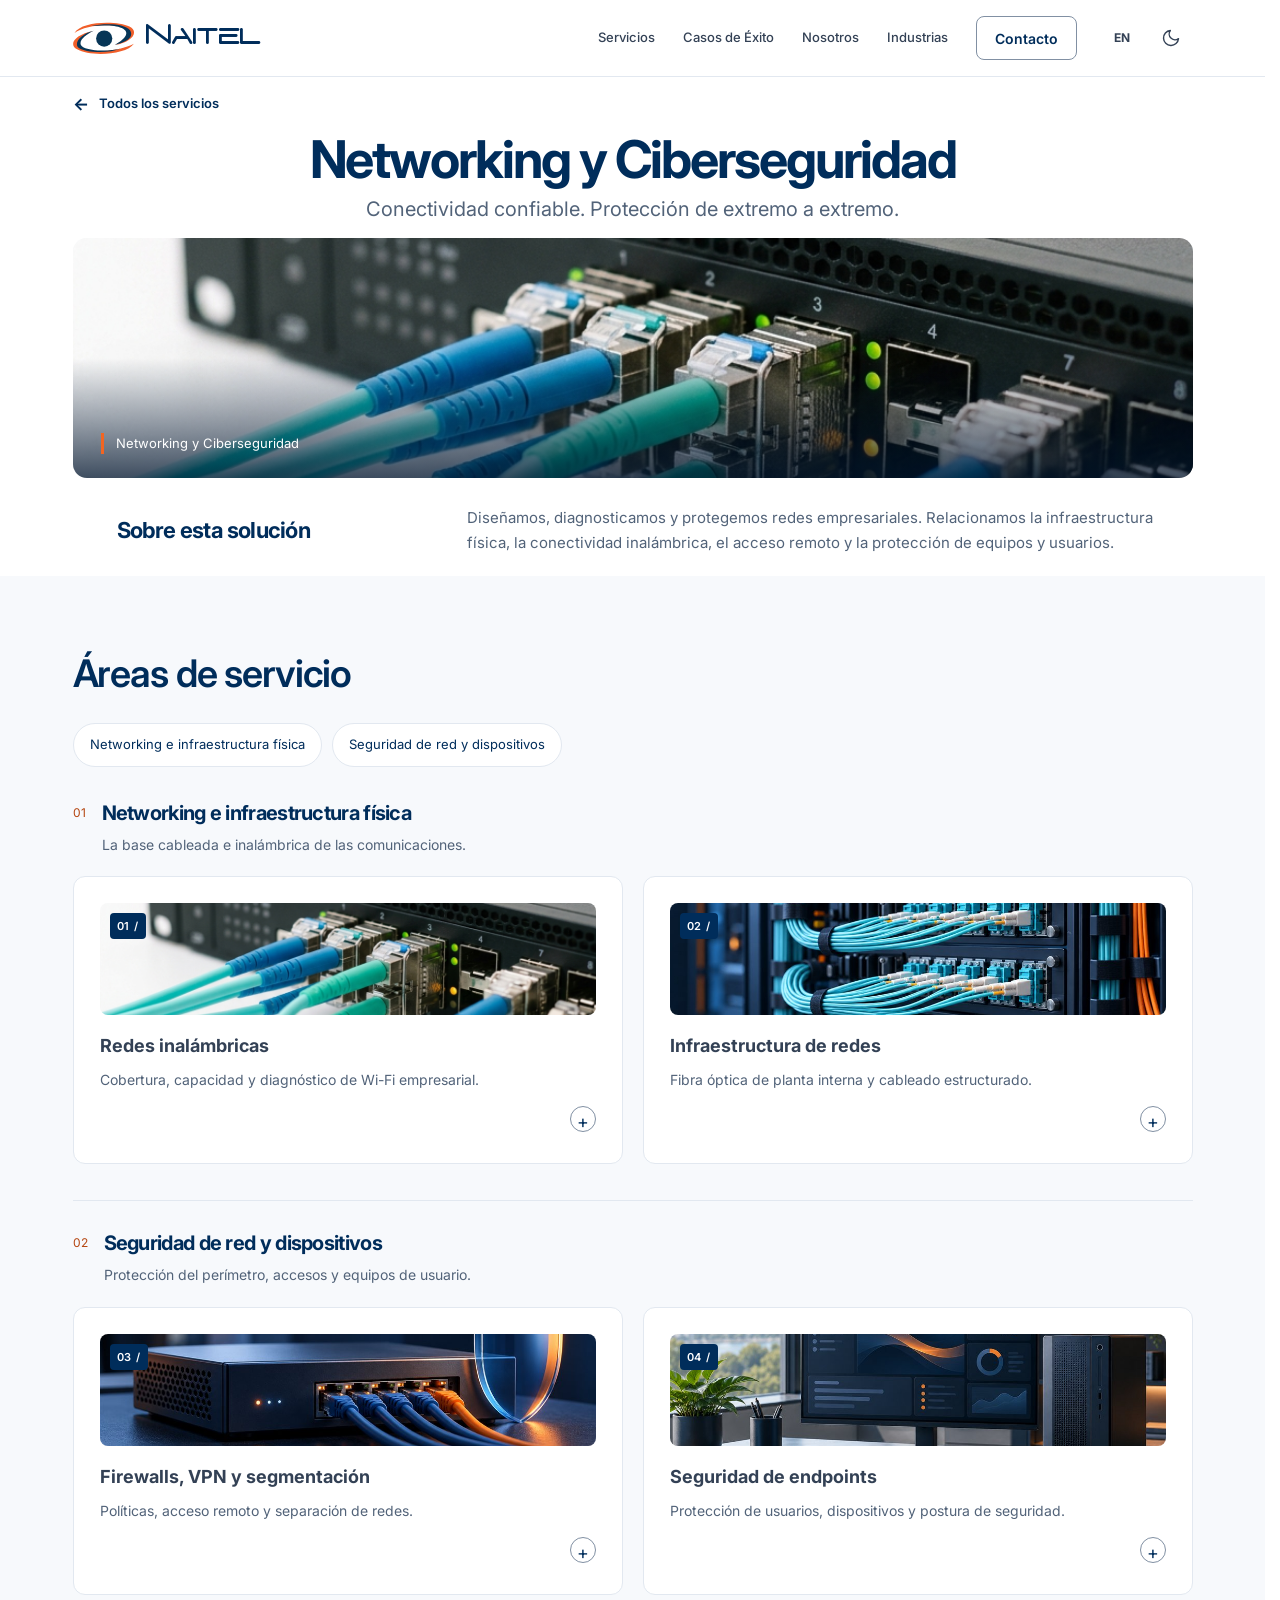
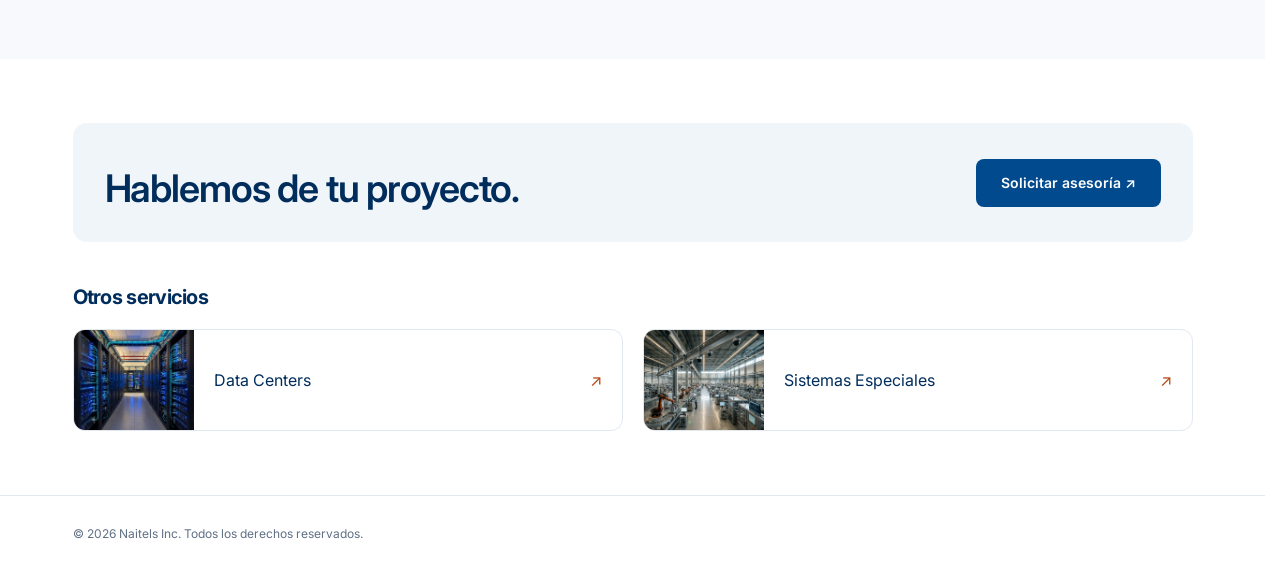
<file: ciberseguridad.html>
<!DOCTYPE html>
<html lang="es">
<head>
    <meta charset="UTF-8">
    <meta name="viewport" content="width=device-width, initial-scale=1.0">
    <meta name="color-scheme" content="light dark">
    <title>Networking y Ciberseguridad | Naitel</title>
    <meta name="description" content="Diseñamos, diagnosticamos y protegemos redes empresariales. Relacionamos la infraestructura física, la conectividad inalámbrica, el acceso remoto y la protección de equipos y usuarios.">
    <link rel="preconnect" href="https://fonts.googleapis.com">
    <link rel="preconnect" href="https://fonts.gstatic.com" crossorigin>
    <link rel="preload" href="assets/fonts/D3Euronism.ttf" as="font" type="font/ttf" crossorigin>
    <link href="https://fonts.googleapis.com/css2?family=Inter:wght@400;500;600;700;800&display=swap" rel="stylesheet">
    <link rel="stylesheet" href="css/style.css">
    <link rel="stylesheet" href="css/expressive.css">
    <link rel="icon" href="assets/images/naitels-symbol.svg" type="image/svg+xml">
    <script src="js/translations.js" defer></script>
    <script src="js/main.js" defer></script>
    <script src="js/service-data.js" defer></script>
    <script src="js/service-view.js" defer></script>
    <script src="js/details.js" defer></script>
    <link rel="stylesheet" href="css/service-pages.css">
</head>
<body data-service-page="cybersecurity">
    <a class="skip-link" href="#contenido" data-i18n="skip-link">Saltar al contenido</a>
    <header class="site-header">
        <div class="container header-inner">
            <a href="index.html#inicio" class="logo" aria-label="Naitels, inicio" data-i18n-aria="home-label">
                <svg class="brand-symbol" viewBox="16 56 168 88" aria-hidden="true" focusable="false">
                    <path fill="#f15f2a" d="M20 86C38 53 136 52 169 68C198 83 173 112 130 118C164 106 184 83 160 73C128 59 49 62 20 86Z"/>
                    <path fill="currentColor" d="M66 67C102 58 159 60 171 79C183 100 153 113 129 118C159 101 172 83 148 72C131 64 96 64 66 67Z"/>
                    <path fill="#f15f2a" d="M72 80C34 93 17 114 40 126C77 144 151 132 181 115C161 145 63 151 27 130C3 117 20 91 72 80Z"/>
                    <path fill="currentColor" d="M72 80C47 92 23 113 45 125C64 134 111 137 145 128C112 143 48 139 31 126C17 114 38 87 72 80Z"/>
                    <circle cx="100.5" cy="101" r="22" fill="currentColor"/>
                </svg>
                <span class="brand-name" aria-hidden="true">Naitel</span>
            </a>
            <nav class="site-nav" id="site-nav" aria-label="Navegación principal" data-i18n-aria="nav-label">
                <ul>
                    <li><a class="nav-link" href="index.html#servicios" data-i18n="nav-services">Servicios</a></li>
                    <li><a class="nav-link" href="index.html#exito" data-i18n="nav-cases">Casos de Éxito</a></li>
                    <li><a class="nav-link" href="index.html#nosotros" data-i18n="nav-about">Nosotros</a></li>
                    <li><a class="nav-link" href="index.html#industrias" data-i18n="nav-ind">Industrias</a></li>
                    <li><a href="index.html#contacto" class="btn btn-secondary nav-contact" data-i18n="nav-contact">Contacto</a></li>
                </ul>
            </nav>
            <div class="header-actions">
                <button id="lang-toggle" class="icon-button language-toggle" type="button" aria-label="Switch to English" lang="en">EN</button>
                <button id="theme-toggle" class="icon-button" type="button" aria-label="Tema oscuro" aria-pressed="false" data-i18n-aria="theme-label">
                    <svg class="moon-icon" aria-hidden="true" viewBox="0 0 24 24" fill="none" stroke="currentColor" stroke-width="1.7" stroke-linecap="round" stroke-linejoin="round"><path d="M21 12.79A9 9 0 1 1 11.21 3 7 7 0 0 0 21 12.79Z"/></svg>
                    <svg class="sun-icon" aria-hidden="true" viewBox="0 0 24 24" fill="none" stroke="currentColor" stroke-width="1.7" stroke-linecap="round"><circle cx="12" cy="12" r="4"/><path d="M12 2v2m0 16v2M2 12h2m16 0h2M5 5l1.5 1.5m11 11L19 19M5 19l1.5-1.5m11-11L19 5"/></svg>
                </button>
                <button class="icon-button mobile-menu-btn" type="button" aria-label="Menú principal" data-i18n-aria="menu-label" aria-expanded="false" aria-controls="site-nav">
                    <svg aria-hidden="true" viewBox="0 0 24 24" fill="none" stroke="currentColor" stroke-width="1.7" stroke-linecap="round"><path class="menu-line menu-line-top" d="M4 7h16"/><path class="menu-line menu-line-middle" d="M4 12h16"/><path class="menu-line menu-line-bottom" d="M4 17h16"/></svg>
                </button>
            </div>
        </div>
    </header>
    <main id="contenido" tabindex="-1">
        <section class="service-page-hero section-padding" aria-labelledby="service-title">
            <div class="container">
                <a class="service-back" href="index.html#servicios"><span aria-hidden="true">←</span><span data-service-label="back">Todos los servicios</span></a>
                <div class="service-page-heading reveal">
                    <h1 id="service-title" data-service-copy="title">Networking y Ciberseguridad</h1>
                    <p class="service-tagline" data-service-copy="intro">Conectividad confiable. Protección de extremo a extremo.</p>
                </div>
                <figure class="service-page-image reveal"><img src="assets/images/case_network.png" alt="" width="1024" height="1024" fetchpriority="high"><figcaption data-service-copy="title">Networking y Ciberseguridad</figcaption></figure>
                <div class="service-overview reveal"><h2 data-service-label="about">Sobre esta solución</h2><p data-service-copy="about">Diseñamos, diagnosticamos y protegemos redes empresariales. Relacionamos la infraestructura física, la conectividad inalámbrica, el acceso remoto y la protección de equipos y usuarios.</p></div>
            </div>
        </section>
        <section class="service-disciplines section-padding" aria-labelledby="disciplines-title">
            <div class="container">
                <div class="section-heading reveal"><h2 id="disciplines-title" data-service-label="disciplines">Áreas de servicio</h2></div>
                <nav class="topic-nav" aria-label="Temas de esta solución" data-service-topic-nav><a href="#topic-0" data-service-group="0:title">Networking e infraestructura física</a><a href="#topic-1" data-service-group="1:title">Seguridad de red y dispositivos</a></nav>
                <section class="discipline-group" id="topic-0" aria-labelledby="topic-title-0">
                    <div class="discipline-group-heading reveal"><span class="topic-number" aria-hidden="true">01</span><div><h3 id="topic-title-0" data-service-group="0:title">Networking e infraestructura física</h3><p data-service-group="0:description">La base cableada e inalámbrica de las comunicaciones.</p></div></div>
                    <div class="discipline-grid topic-columns-2">
                    <article class="discipline-card reveal">
                        <div class="discipline-photo"><img src="assets/images/case_network.png" alt="" width="960" height="640" loading="lazy" decoding="async"><span class="card-index" aria-hidden="true">01 /</span></div>
                        <h4 id="discipline-net-wireless" data-discipline-copy="net-wireless:title">Redes inalámbricas</h4>
                        <p data-discipline-copy="net-wireless:summary">Cobertura, capacidad y diagnóstico de Wi-Fi empresarial.</p>
                        <button type="button" class="card-open" data-detail="net-wireless" aria-labelledby="discipline-net-wireless" hidden><span class="detail-plus" aria-hidden="true">+</span></button>
                    </article>
                    <article class="discipline-card reveal">
                        <div class="discipline-photo"><img src="assets/images/services/disciplines/structured-cabling-v1.jpg" alt="" width="960" height="640" loading="lazy" decoding="async"><span class="card-index" aria-hidden="true">02 /</span></div>
                        <h4 id="discipline-structured-cabling" data-discipline-copy="structured-cabling:title">Infraestructura de redes</h4>
                        <p data-discipline-copy="structured-cabling:summary">Fibra óptica de planta interna y cableado estructurado.</p>
                        <button type="button" class="card-open" data-detail="structured-cabling" aria-labelledby="discipline-structured-cabling" hidden><span class="detail-plus" aria-hidden="true">+</span></button>
                    </article>
                    </div>
                </section>
                <section class="discipline-group" id="topic-1" aria-labelledby="topic-title-1">
                    <div class="discipline-group-heading reveal"><span class="topic-number" aria-hidden="true">02</span><div><h3 id="topic-title-1" data-service-group="1:title">Seguridad de red y dispositivos</h3><p data-service-group="1:description">Protección del perímetro, accesos y equipos de usuario.</p></div></div>
                    <div class="discipline-grid topic-columns-2">
                    <article class="discipline-card reveal">
                        <div class="discipline-photo"><img src="assets/images/services/disciplines/cyb-firewalls-v1.jpg" alt="" width="960" height="640" loading="lazy" decoding="async"><span class="card-index" aria-hidden="true">03 /</span></div>
                        <h4 id="discipline-cyb-firewalls" data-discipline-copy="cyb-firewalls:title">Firewalls, VPN y segmentación</h4>
                        <p data-discipline-copy="cyb-firewalls:summary">Políticas, acceso remoto y separación de redes.</p>
                        <button type="button" class="card-open" data-detail="cyb-firewalls" aria-labelledby="discipline-cyb-firewalls" hidden><span class="detail-plus" aria-hidden="true">+</span></button>
                    </article>
                    <article class="discipline-card reveal">
                        <div class="discipline-photo"><img src="assets/images/services/disciplines/hw-computing-v1.jpg" alt="" width="960" height="640" loading="lazy" decoding="async"><span class="card-index" aria-hidden="true">04 /</span></div>
                        <h4 id="discipline-cyb-endpoints" data-discipline-copy="cyb-endpoints:title">Seguridad de endpoints</h4>
                        <p data-discipline-copy="cyb-endpoints:summary">Protección de usuarios, dispositivos y postura de seguridad.</p>
                        <button type="button" class="card-open" data-detail="cyb-endpoints" aria-labelledby="discipline-cyb-endpoints" hidden><span class="detail-plus" aria-hidden="true">+</span></button>
                    </article>
                    </div>
                </section>
                <noscript><p>Activa JavaScript para explorar los detalles. / Enable JavaScript to explore details.</p></noscript>
            </div>
        </section>
        <section class="service-next section-padding">
            <div class="container">
                <div class="service-cta"><div><h2 data-service-label="cta">Hablemos de tu proyecto.</h2></div><a class="btn btn-primary" href="index.html#contact-form" data-service-label="advice">Solicitar asesoría ↗</a></div>
                <h2 class="related-title" data-service-label="related">Otros servicios</h2>
                <div class="related-services">
                    <a class="related-service" href="datacenters.html"><img src="assets/images/datacenter.png" alt="" width="160" height="100" loading="lazy"><span data-related-service="data-centers">Data Centers</span><span aria-hidden="true">↗</span></a>
                    <a class="related-service" href="sistemas-especiales.html"><img src="assets/images/case_industrial.png" alt="" width="160" height="100" loading="lazy"><span data-related-service="special-systems">Sistemas Especiales</span><span aria-hidden="true">↗</span></a>
                </div>
            </div>
        </section>
    </main>
    <dialog class="detail-dialog" id="detail-dialog" aria-labelledby="detail-title">
        <button class="detail-close icon-button" type="button" data-i18n-aria="close-details" aria-label="Cerrar detalles" autofocus><svg aria-hidden="true" viewBox="0 0 24 24" fill="none" stroke="currentColor" stroke-width="1.8" stroke-linecap="round"><path d="m6 6 12 12M18 6 6 18"/></svg></button>
        <div class="detail-panel">
            <div class="detail-visual"><img id="detail-image" src="assets/images/datacenter.png" alt="" width="1024" height="1024" loading="lazy"><span class="detail-label" id="detail-label"></span></div>
            <div class="detail-copy">
                <h2 id="detail-title"></h2>
                <p class="detail-description" id="detail-description"></p>
                <h3 class="detail-section-title" id="detail-section-title"></h3>
                <ul class="detail-points" id="detail-points"></ul>
                <a class="btn btn-primary detail-contact" href="index.html#contact-form" data-i18n="detail-contact">Hablemos de esta solución</a>
            </div>
        </div>
    </dialog>
    <footer class="site-footer"><div class="container"><p data-i18n="footer">© 2026 Naitel Inc. Todos los derechos reservados.</p></div></footer>
</body>
</html>
</file>
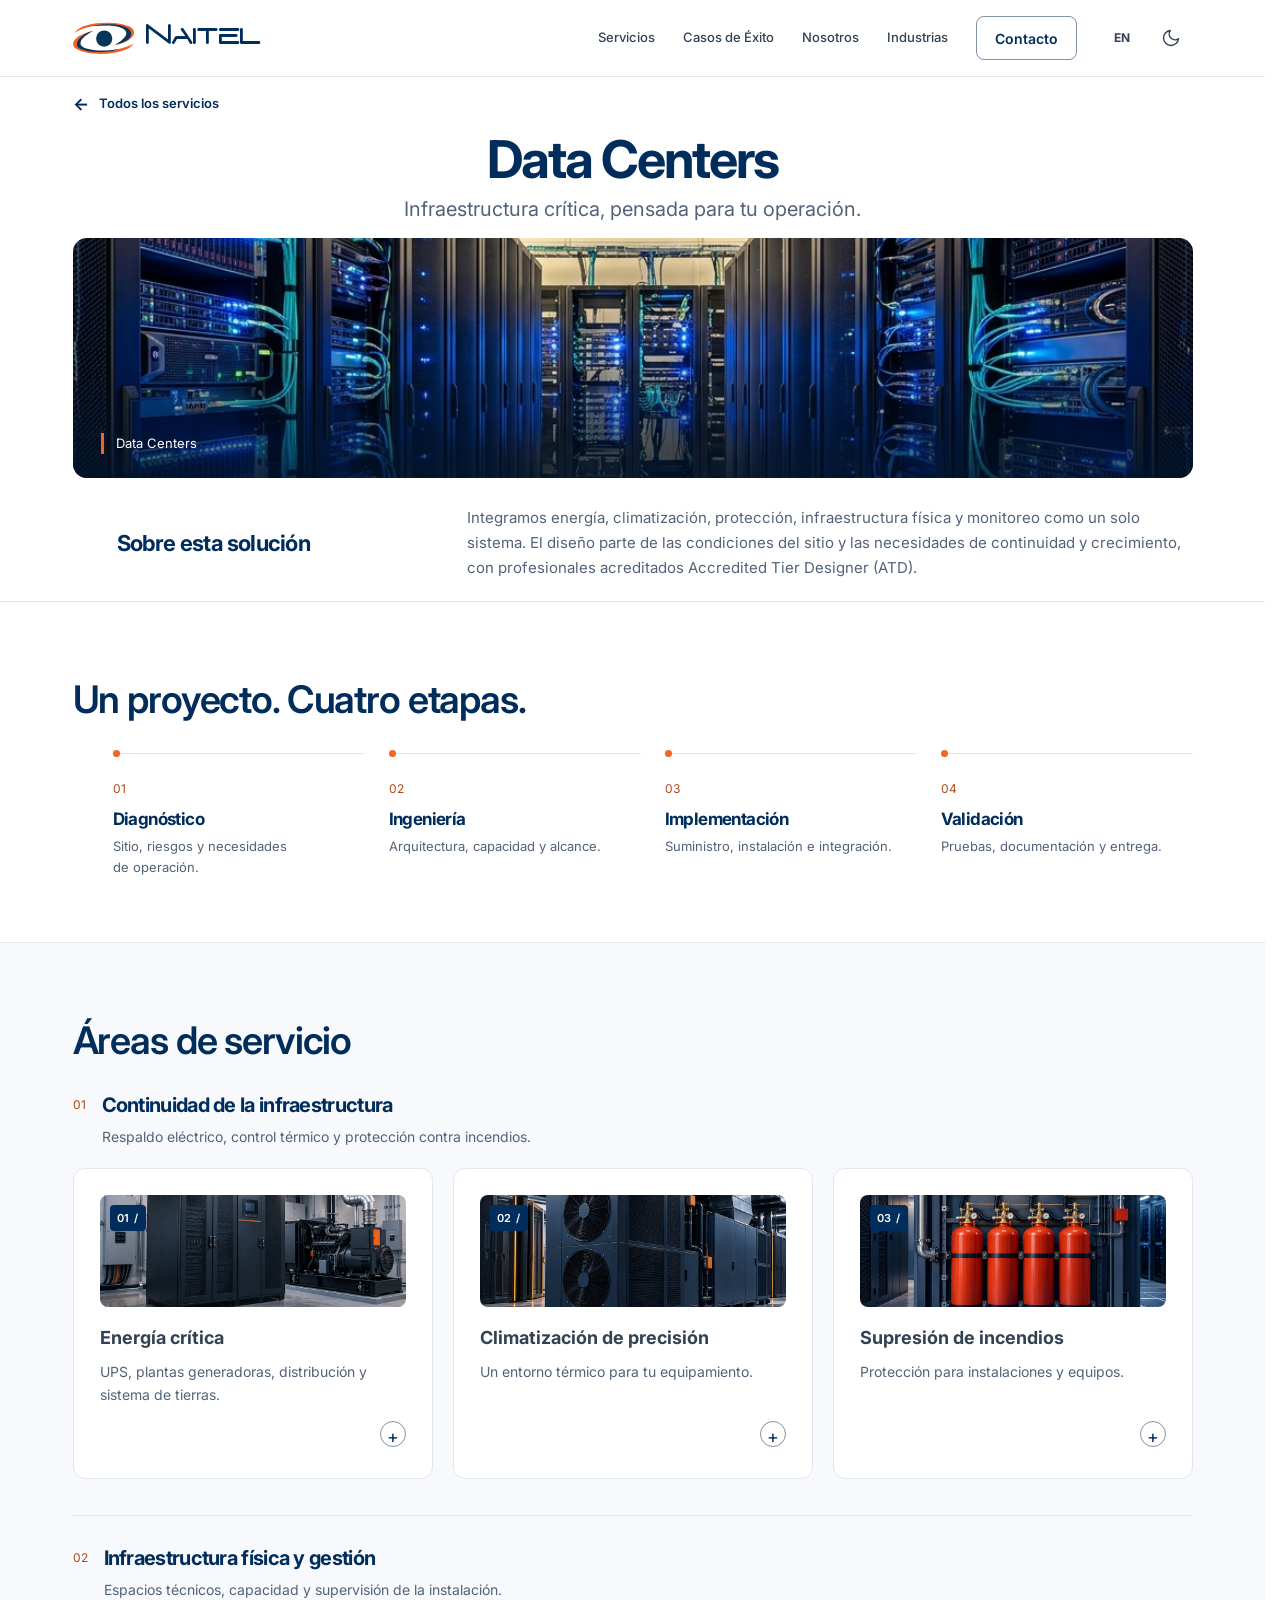
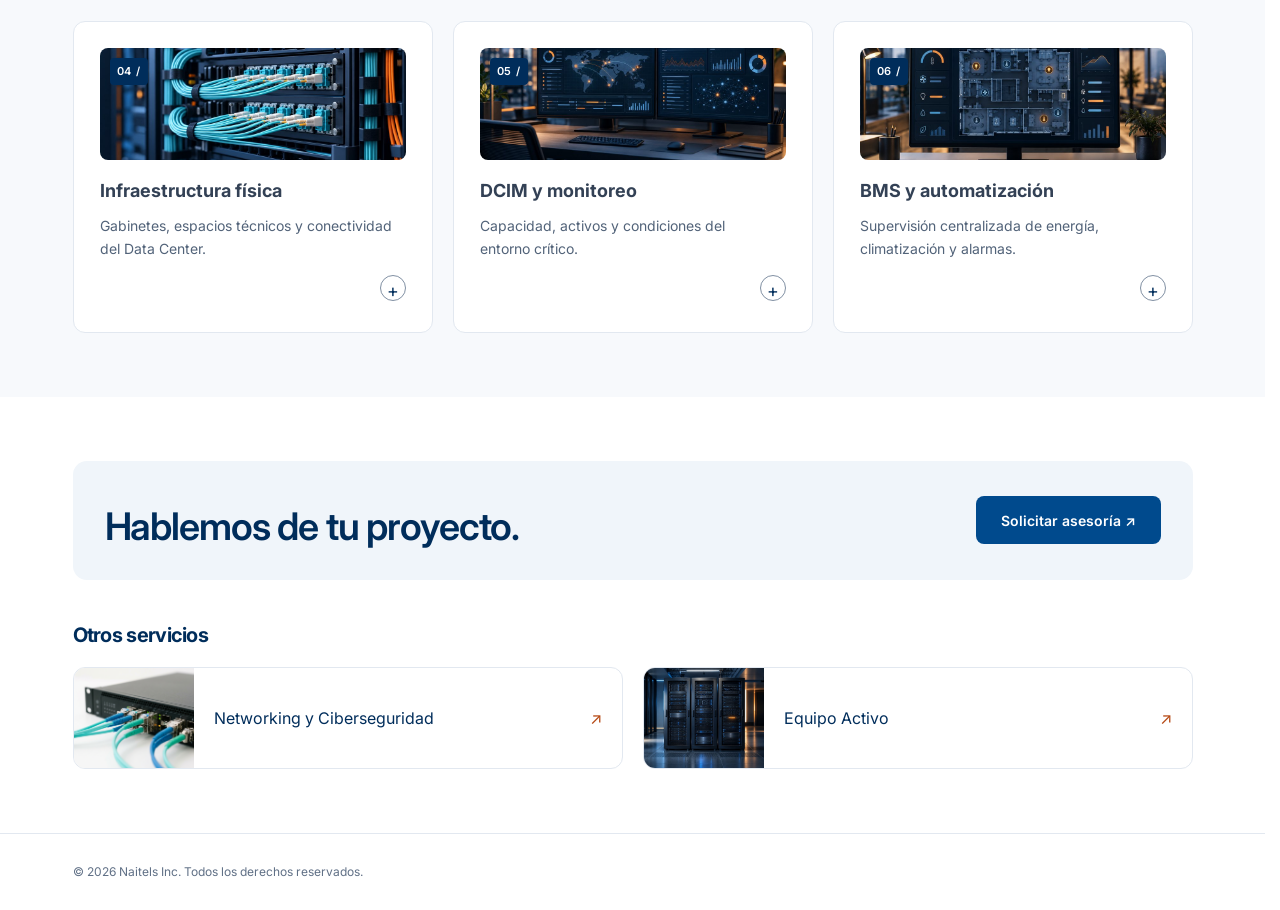
<file: datacenters.html>
<!DOCTYPE html>
<html lang="es">
<head>
    <meta charset="UTF-8">
    <meta name="viewport" content="width=device-width, initial-scale=1.0">
    <meta name="color-scheme" content="light dark">
    <title>Data Centers | Naitel</title>
    <meta name="description" content="Integramos energía, climatización, protección, infraestructura física y monitoreo como un solo sistema. El diseño parte de las condiciones del sitio y las necesidades de continuidad y crecimiento, con profesionales acreditados Accredited Tier Designer (ATD).">
    <link rel="preconnect" href="https://fonts.googleapis.com">
    <link rel="preconnect" href="https://fonts.gstatic.com" crossorigin>
    <link rel="preload" href="assets/fonts/D3Euronism.ttf" as="font" type="font/ttf" crossorigin>
    <link href="https://fonts.googleapis.com/css2?family=Inter:wght@400;500;600;700;800&display=swap" rel="stylesheet">
    <link rel="stylesheet" href="css/style.css">
    <link rel="stylesheet" href="css/expressive.css">
    <link rel="icon" href="assets/images/naitels-symbol.svg" type="image/svg+xml">
    <script src="js/translations.js" defer></script>
    <script src="js/main.js" defer></script>
    <script src="js/service-data.js" defer></script>
    <script src="js/service-view.js" defer></script>
    <script src="js/details.js" defer></script>
    <link rel="stylesheet" href="css/service-pages.css">
</head>
<body data-service-page="data-centers">
    <a class="skip-link" href="#contenido" data-i18n="skip-link">Saltar al contenido</a>
    <header class="site-header">
        <div class="container header-inner">
            <a href="index.html#inicio" class="logo" aria-label="Naitels, inicio" data-i18n-aria="home-label">
                <svg class="brand-symbol" viewBox="16 56 168 88" aria-hidden="true" focusable="false">
                    <path fill="#f15f2a" d="M20 86C38 53 136 52 169 68C198 83 173 112 130 118C164 106 184 83 160 73C128 59 49 62 20 86Z"/>
                    <path fill="currentColor" d="M66 67C102 58 159 60 171 79C183 100 153 113 129 118C159 101 172 83 148 72C131 64 96 64 66 67Z"/>
                    <path fill="#f15f2a" d="M72 80C34 93 17 114 40 126C77 144 151 132 181 115C161 145 63 151 27 130C3 117 20 91 72 80Z"/>
                    <path fill="currentColor" d="M72 80C47 92 23 113 45 125C64 134 111 137 145 128C112 143 48 139 31 126C17 114 38 87 72 80Z"/>
                    <circle cx="100.5" cy="101" r="22" fill="currentColor"/>
                </svg>
                <span class="brand-name" aria-hidden="true">Naitel</span>
            </a>
            <nav class="site-nav" id="site-nav" aria-label="Navegación principal" data-i18n-aria="nav-label">
                <ul>
                    <li><a class="nav-link" href="index.html#servicios" data-i18n="nav-services">Servicios</a></li>
                    <li><a class="nav-link" href="index.html#exito" data-i18n="nav-cases">Casos de Éxito</a></li>
                    <li><a class="nav-link" href="index.html#nosotros" data-i18n="nav-about">Nosotros</a></li>
                    <li><a class="nav-link" href="index.html#industrias" data-i18n="nav-ind">Industrias</a></li>
                    <li><a href="index.html#contacto" class="btn btn-secondary nav-contact" data-i18n="nav-contact">Contacto</a></li>
                </ul>
            </nav>
            <div class="header-actions">
                <button id="lang-toggle" class="icon-button language-toggle" type="button" aria-label="Switch to English" lang="en">EN</button>
                <button id="theme-toggle" class="icon-button" type="button" aria-label="Tema oscuro" aria-pressed="false" data-i18n-aria="theme-label">
                    <svg class="moon-icon" aria-hidden="true" viewBox="0 0 24 24" fill="none" stroke="currentColor" stroke-width="1.7" stroke-linecap="round" stroke-linejoin="round"><path d="M21 12.79A9 9 0 1 1 11.21 3 7 7 0 0 0 21 12.79Z"/></svg>
                    <svg class="sun-icon" aria-hidden="true" viewBox="0 0 24 24" fill="none" stroke="currentColor" stroke-width="1.7" stroke-linecap="round"><circle cx="12" cy="12" r="4"/><path d="M12 2v2m0 16v2M2 12h2m16 0h2M5 5l1.5 1.5m11 11L19 19M5 19l1.5-1.5m11-11L19 5"/></svg>
                </button>
                <button class="icon-button mobile-menu-btn" type="button" aria-label="Menú principal" data-i18n-aria="menu-label" aria-expanded="false" aria-controls="site-nav">
                    <svg aria-hidden="true" viewBox="0 0 24 24" fill="none" stroke="currentColor" stroke-width="1.7" stroke-linecap="round"><path class="menu-line menu-line-top" d="M4 7h16"/><path class="menu-line menu-line-middle" d="M4 12h16"/><path class="menu-line menu-line-bottom" d="M4 17h16"/></svg>
                </button>
            </div>
        </div>
    </header>
    <main id="contenido" tabindex="-1">
        <section class="service-page-hero section-padding" aria-labelledby="service-title">
            <div class="container">
                <a class="service-back" href="index.html#servicios"><span aria-hidden="true">←</span><span data-service-label="back">Todos los servicios</span></a>
                <div class="service-page-heading reveal">
                    <h1 id="service-title" data-service-copy="title">Data Centers</h1>
                    <p class="service-tagline" data-service-copy="intro">Infraestructura crítica, pensada para tu operación.</p>
                </div>
                <figure class="service-page-image reveal"><img src="assets/images/datacenter.png" alt="" width="1024" height="1024" fetchpriority="high"><figcaption data-service-copy="title">Data Centers</figcaption></figure>
                <div class="service-overview reveal"><h2 data-service-label="about">Sobre esta solución</h2><p data-service-copy="about">Integramos energía, climatización, protección, infraestructura física y monitoreo como un solo sistema. El diseño parte de las condiciones del sitio y las necesidades de continuidad y crecimiento, con profesionales acreditados Accredited Tier Designer (ATD).</p></div>
            </div>
        </section>
        <section class="service-stages section-padding" aria-labelledby="stages-title">
            <div class="container">
                <h2 id="stages-title" data-service-label="stages">Un proyecto. Cuatro etapas.</h2>
                <ol class="service-stage-grid">
                    <li class="reveal"><span class="stage-number" aria-hidden="true">01</span><h3 data-service-stage="0:0">Diagnóstico</h3><p data-service-stage="0:1">Sitio, riesgos y necesidades de operación.</p></li>
                    <li class="reveal"><span class="stage-number" aria-hidden="true">02</span><h3 data-service-stage="1:0">Ingeniería</h3><p data-service-stage="1:1">Arquitectura, capacidad y alcance.</p></li>
                    <li class="reveal"><span class="stage-number" aria-hidden="true">03</span><h3 data-service-stage="2:0">Implementación</h3><p data-service-stage="2:1">Suministro, instalación e integración.</p></li>
                    <li class="reveal"><span class="stage-number" aria-hidden="true">04</span><h3 data-service-stage="3:0">Validación</h3><p data-service-stage="3:1">Pruebas, documentación y entrega.</p></li>
                </ol>
            </div>
        </section>
        <section class="service-disciplines section-padding" aria-labelledby="disciplines-title">
            <div class="container">
                <div class="section-heading reveal"><h2 id="disciplines-title" data-service-label="disciplines">Áreas de servicio</h2></div>
                
                <section class="discipline-group" id="topic-0" aria-labelledby="topic-title-0">
                    <div class="discipline-group-heading reveal"><span class="topic-number" aria-hidden="true">01</span><div><h3 id="topic-title-0" data-service-group="0:title">Continuidad de la infraestructura</h3><p data-service-group="0:description">Respaldo eléctrico, control térmico y protección contra incendios.</p></div></div>
                    <div class="discipline-grid topic-columns-3">
                    <article class="discipline-card reveal">
                        <div class="discipline-photo"><img src="assets/images/services/disciplines/dc-power-v1.jpg" alt="" width="960" height="640" loading="lazy" decoding="async"><span class="card-index" aria-hidden="true">01 /</span></div>
                        <h4 id="discipline-dc-power" data-discipline-copy="dc-power:title">Energía crítica</h4>
                        <p data-discipline-copy="dc-power:summary">UPS, plantas generadoras, distribución y sistema de tierras.</p>
                        <button type="button" class="card-open" data-detail="dc-power" aria-labelledby="discipline-dc-power" hidden><span class="detail-plus" aria-hidden="true">+</span></button>
                    </article>
                    <article class="discipline-card reveal">
                        <div class="discipline-photo"><img src="assets/images/services/disciplines/dc-cooling-v1.jpg" alt="" width="960" height="640" loading="lazy" decoding="async"><span class="card-index" aria-hidden="true">02 /</span></div>
                        <h4 id="discipline-dc-cooling" data-discipline-copy="dc-cooling:title">Climatización de precisión</h4>
                        <p data-discipline-copy="dc-cooling:summary">Un entorno térmico para tu equipamiento.</p>
                        <button type="button" class="card-open" data-detail="dc-cooling" aria-labelledby="discipline-dc-cooling" hidden><span class="detail-plus" aria-hidden="true">+</span></button>
                    </article>
                    <article class="discipline-card reveal">
                        <div class="discipline-photo"><img src="assets/images/services/disciplines/fire-suppression-v1.jpg" alt="" width="960" height="640" loading="lazy" decoding="async"><span class="card-index" aria-hidden="true">03 /</span></div>
                        <h4 id="discipline-fire-suppression" data-discipline-copy="fire-suppression:title">Supresión de incendios</h4>
                        <p data-discipline-copy="fire-suppression:summary">Protección para instalaciones y equipos.</p>
                        <button type="button" class="card-open" data-detail="fire-suppression" aria-labelledby="discipline-fire-suppression" hidden><span class="detail-plus" aria-hidden="true">+</span></button>
                    </article>
                    </div>
                </section>
                <section class="discipline-group" id="topic-1" aria-labelledby="topic-title-1">
                    <div class="discipline-group-heading reveal"><span class="topic-number" aria-hidden="true">02</span><div><h3 id="topic-title-1" data-service-group="1:title">Infraestructura física y gestión</h3><p data-service-group="1:description">Espacios técnicos, capacidad y supervisión de la instalación.</p></div></div>
                    <div class="discipline-grid topic-columns-3">
                    <article class="discipline-card reveal">
                        <div class="discipline-photo"><img src="assets/images/services/disciplines/structured-cabling-v1.jpg" alt="" width="960" height="640" loading="lazy" decoding="async"><span class="card-index" aria-hidden="true">04 /</span></div>
                        <h4 id="discipline-dc-physical" data-discipline-copy="dc-physical:title">Infraestructura física</h4>
                        <p data-discipline-copy="dc-physical:summary">Gabinetes, espacios técnicos y conectividad del Data Center.</p>
                        <button type="button" class="card-open" data-detail="dc-physical" aria-labelledby="discipline-dc-physical" hidden><span class="detail-plus" aria-hidden="true">+</span></button>
                    </article>
                    <article class="discipline-card reveal">
                        <div class="discipline-photo"><img src="assets/images/services/disciplines/cyb-monitoring-v1.jpg" alt="" width="960" height="640" loading="lazy" decoding="async"><span class="card-index" aria-hidden="true">05 /</span></div>
                        <h4 id="discipline-dc-dcim" data-discipline-copy="dc-dcim:title">DCIM y monitoreo</h4>
                        <p data-discipline-copy="dc-dcim:summary">Capacidad, activos y condiciones del entorno crítico.</p>
                        <button type="button" class="card-open" data-detail="dc-dcim" aria-labelledby="discipline-dc-dcim" hidden><span class="detail-plus" aria-hidden="true">+</span></button>
                    </article>
                    <article class="discipline-card reveal">
                        <div class="discipline-photo"><img src="assets/images/services/disciplines/dc-bms-v1.jpg" alt="" width="960" height="640" loading="lazy" decoding="async"><span class="card-index" aria-hidden="true">06 /</span></div>
                        <h4 id="discipline-dc-bms" data-discipline-copy="dc-bms:title">BMS y automatización</h4>
                        <p data-discipline-copy="dc-bms:summary">Supervisión centralizada de energía, climatización y alarmas.</p>
                        <button type="button" class="card-open" data-detail="dc-bms" aria-labelledby="discipline-dc-bms" hidden><span class="detail-plus" aria-hidden="true">+</span></button>
                    </article>
                    </div>
                </section>
                <noscript><p>Activa JavaScript para explorar los detalles. / Enable JavaScript to explore details.</p></noscript>
            </div>
        </section>
        <section class="service-next section-padding">
            <div class="container">
                <div class="service-cta"><div><h2 data-service-label="cta">Hablemos de tu proyecto.</h2></div><a class="btn btn-primary" href="index.html#contact-form" data-service-label="advice">Solicitar asesoría ↗</a></div>
                <h2 class="related-title" data-service-label="related">Otros servicios</h2>
                <div class="related-services">
                    <a class="related-service" href="ciberseguridad.html"><img src="assets/images/case_network.png" alt="" width="160" height="100" loading="lazy"><span data-related-service="cybersecurity">Networking y Ciberseguridad</span><span aria-hidden="true">↗</span></a>
                    <a class="related-service" href="servidores.html"><img src="assets/images/services/servers-v1.jpg" alt="" width="160" height="100" loading="lazy"><span data-related-service="hardware">Equipo Activo</span><span aria-hidden="true">↗</span></a>
                </div>
            </div>
        </section>
    </main>
    <dialog class="detail-dialog" id="detail-dialog" aria-labelledby="detail-title">
        <button class="detail-close icon-button" type="button" data-i18n-aria="close-details" aria-label="Cerrar detalles" autofocus><svg aria-hidden="true" viewBox="0 0 24 24" fill="none" stroke="currentColor" stroke-width="1.8" stroke-linecap="round"><path d="m6 6 12 12M18 6 6 18"/></svg></button>
        <div class="detail-panel">
            <div class="detail-visual"><img id="detail-image" src="assets/images/datacenter.png" alt="" width="1024" height="1024" loading="lazy"><span class="detail-label" id="detail-label"></span></div>
            <div class="detail-copy">
                <h2 id="detail-title"></h2>
                <p class="detail-description" id="detail-description"></p>
                <h3 class="detail-section-title" id="detail-section-title"></h3>
                <ul class="detail-points" id="detail-points"></ul>
                <a class="btn btn-primary detail-contact" href="index.html#contact-form" data-i18n="detail-contact">Hablemos de esta solución</a>
            </div>
        </div>
    </dialog>
    <footer class="site-footer"><div class="container"><p data-i18n="footer">© 2026 Naitel Inc. Todos los derechos reservados.</p></div></footer>
</body>
</html>
</file>
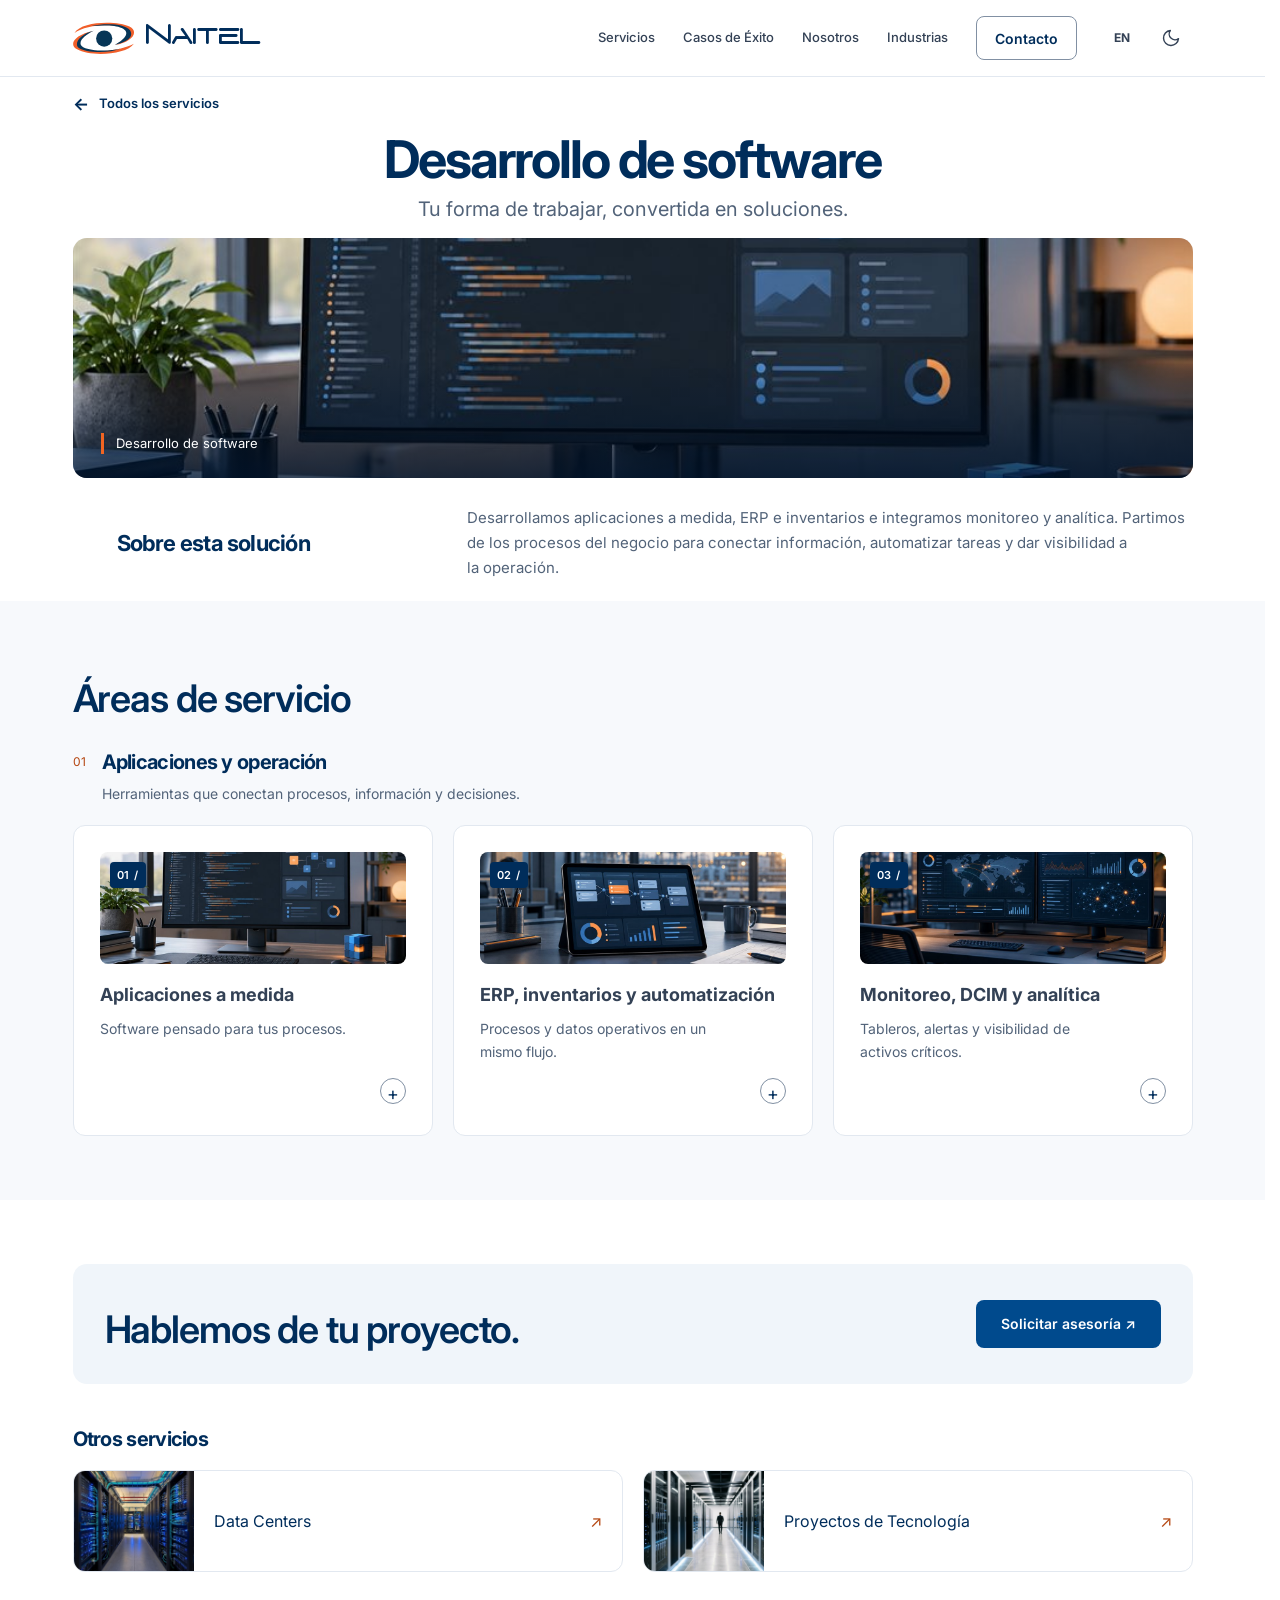
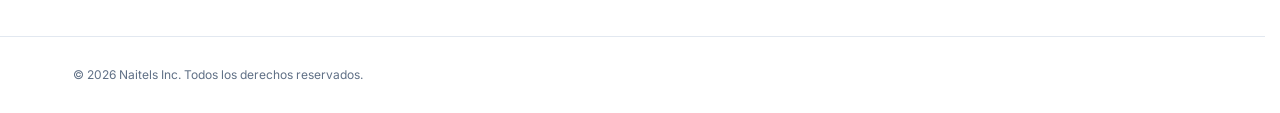
<file: desarrollo-software.html>
<!DOCTYPE html>
<html lang="es">
<head>
    <meta charset="UTF-8">
    <meta name="viewport" content="width=device-width, initial-scale=1.0">
    <meta name="color-scheme" content="light dark">
    <title>Desarrollo de software | Naitel</title>
    <meta name="description" content="Desarrollamos aplicaciones a medida, ERP e inventarios e integramos monitoreo y analítica. Partimos de los procesos del negocio para conectar información, automatizar tareas y dar visibilidad a la operación.">
    <link rel="preconnect" href="https://fonts.googleapis.com">
    <link rel="preconnect" href="https://fonts.gstatic.com" crossorigin>
    <link rel="preload" href="assets/fonts/D3Euronism.ttf" as="font" type="font/ttf" crossorigin>
    <link href="https://fonts.googleapis.com/css2?family=Inter:wght@400;500;600;700;800&display=swap" rel="stylesheet">
    <link rel="stylesheet" href="css/style.css">
    <link rel="stylesheet" href="css/expressive.css">
    <link rel="icon" href="assets/images/naitels-symbol.svg" type="image/svg+xml">
    <script src="js/translations.js" defer></script>
    <script src="js/main.js" defer></script>
    <script src="js/service-data.js" defer></script>
    <script src="js/service-view.js" defer></script>
    <script src="js/details.js" defer></script>
    <link rel="stylesheet" href="css/service-pages.css">
</head>
<body data-service-page="software">
    <a class="skip-link" href="#contenido" data-i18n="skip-link">Saltar al contenido</a>
    <header class="site-header">
        <div class="container header-inner">
            <a href="index.html#inicio" class="logo" aria-label="Naitels, inicio" data-i18n-aria="home-label">
                <svg class="brand-symbol" viewBox="16 56 168 88" aria-hidden="true" focusable="false">
                    <path fill="#f15f2a" d="M20 86C38 53 136 52 169 68C198 83 173 112 130 118C164 106 184 83 160 73C128 59 49 62 20 86Z"/>
                    <path fill="currentColor" d="M66 67C102 58 159 60 171 79C183 100 153 113 129 118C159 101 172 83 148 72C131 64 96 64 66 67Z"/>
                    <path fill="#f15f2a" d="M72 80C34 93 17 114 40 126C77 144 151 132 181 115C161 145 63 151 27 130C3 117 20 91 72 80Z"/>
                    <path fill="currentColor" d="M72 80C47 92 23 113 45 125C64 134 111 137 145 128C112 143 48 139 31 126C17 114 38 87 72 80Z"/>
                    <circle cx="100.5" cy="101" r="22" fill="currentColor"/>
                </svg>
                <span class="brand-name" aria-hidden="true">Naitel</span>
            </a>
            <nav class="site-nav" id="site-nav" aria-label="Navegación principal" data-i18n-aria="nav-label">
                <ul>
                    <li><a class="nav-link" href="index.html#servicios" data-i18n="nav-services">Servicios</a></li>
                    <li><a class="nav-link" href="index.html#exito" data-i18n="nav-cases">Casos de Éxito</a></li>
                    <li><a class="nav-link" href="index.html#nosotros" data-i18n="nav-about">Nosotros</a></li>
                    <li><a class="nav-link" href="index.html#industrias" data-i18n="nav-ind">Industrias</a></li>
                    <li><a href="index.html#contacto" class="btn btn-secondary nav-contact" data-i18n="nav-contact">Contacto</a></li>
                </ul>
            </nav>
            <div class="header-actions">
                <button id="lang-toggle" class="icon-button language-toggle" type="button" aria-label="Switch to English" lang="en">EN</button>
                <button id="theme-toggle" class="icon-button" type="button" aria-label="Tema oscuro" aria-pressed="false" data-i18n-aria="theme-label">
                    <svg class="moon-icon" aria-hidden="true" viewBox="0 0 24 24" fill="none" stroke="currentColor" stroke-width="1.7" stroke-linecap="round" stroke-linejoin="round"><path d="M21 12.79A9 9 0 1 1 11.21 3 7 7 0 0 0 21 12.79Z"/></svg>
                    <svg class="sun-icon" aria-hidden="true" viewBox="0 0 24 24" fill="none" stroke="currentColor" stroke-width="1.7" stroke-linecap="round"><circle cx="12" cy="12" r="4"/><path d="M12 2v2m0 16v2M2 12h2m16 0h2M5 5l1.5 1.5m11 11L19 19M5 19l1.5-1.5m11-11L19 5"/></svg>
                </button>
                <button class="icon-button mobile-menu-btn" type="button" aria-label="Menú principal" data-i18n-aria="menu-label" aria-expanded="false" aria-controls="site-nav">
                    <svg aria-hidden="true" viewBox="0 0 24 24" fill="none" stroke="currentColor" stroke-width="1.7" stroke-linecap="round"><path class="menu-line menu-line-top" d="M4 7h16"/><path class="menu-line menu-line-middle" d="M4 12h16"/><path class="menu-line menu-line-bottom" d="M4 17h16"/></svg>
                </button>
            </div>
        </div>
    </header>
    <main id="contenido" tabindex="-1">
        <section class="service-page-hero section-padding" aria-labelledby="service-title">
            <div class="container">
                <a class="service-back" href="index.html#servicios"><span aria-hidden="true">←</span><span data-service-label="back">Todos los servicios</span></a>
                <div class="service-page-heading reveal">
                    <h1 id="service-title" data-service-copy="title">Desarrollo de software</h1>
                    <p class="service-tagline" data-service-copy="intro">Tu forma de trabajar, convertida en soluciones.</p>
                </div>
                <figure class="service-page-image reveal"><img src="assets/images/services/software-v1.jpg" alt="" width="1024" height="1024" fetchpriority="high"><figcaption data-service-copy="title">Desarrollo de software</figcaption></figure>
                <div class="service-overview reveal"><h2 data-service-label="about">Sobre esta solución</h2><p data-service-copy="about">Desarrollamos aplicaciones a medida, ERP e inventarios e integramos monitoreo y analítica. Partimos de los procesos del negocio para conectar información, automatizar tareas y dar visibilidad a la operación.</p></div>
            </div>
        </section>
        <section class="service-disciplines section-padding" aria-labelledby="disciplines-title">
            <div class="container">
                <div class="section-heading reveal"><h2 id="disciplines-title" data-service-label="disciplines">Áreas de servicio</h2></div>
                
                <section class="discipline-group" id="topic-0" aria-labelledby="topic-title-0">
                    <div class="discipline-group-heading reveal"><span class="topic-number" aria-hidden="true">01</span><div><h3 id="topic-title-0" data-service-group="0:title">Aplicaciones y operación</h3><p data-service-group="0:description">Herramientas que conectan procesos, información y decisiones.</p></div></div>
                    <div class="discipline-grid topic-columns-3">
                    <article class="discipline-card reveal">
                        <div class="discipline-photo"><img src="assets/images/services/software-v1.jpg" alt="" width="960" height="640" loading="lazy" decoding="async"><span class="card-index" aria-hidden="true">01 /</span></div>
                        <h4 id="discipline-sw-apps" data-discipline-copy="sw-apps:title">Aplicaciones a medida</h4>
                        <p data-discipline-copy="sw-apps:summary">Software pensado para tus procesos.</p>
                        <button type="button" class="card-open" data-detail="sw-apps" aria-labelledby="discipline-sw-apps" hidden><span class="detail-plus" aria-hidden="true">+</span></button>
                    </article>
                    <article class="discipline-card reveal">
                        <div class="discipline-photo"><img src="assets/images/services/disciplines/sw-processes-v1.jpg" alt="" width="960" height="640" loading="lazy" decoding="async"><span class="card-index" aria-hidden="true">02 /</span></div>
                        <h4 id="discipline-sw-erp" data-discipline-copy="sw-erp:title">ERP, inventarios y automatización</h4>
                        <p data-discipline-copy="sw-erp:summary">Procesos y datos operativos en un mismo flujo.</p>
                        <button type="button" class="card-open" data-detail="sw-erp" aria-labelledby="discipline-sw-erp" hidden><span class="detail-plus" aria-hidden="true">+</span></button>
                    </article>
                    <article class="discipline-card reveal">
                        <div class="discipline-photo"><img src="assets/images/services/disciplines/cyb-monitoring-v1.jpg" alt="" width="960" height="640" loading="lazy" decoding="async"><span class="card-index" aria-hidden="true">03 /</span></div>
                        <h4 id="discipline-sw-monitoring" data-discipline-copy="sw-monitoring:title">Monitoreo, DCIM y analítica</h4>
                        <p data-discipline-copy="sw-monitoring:summary">Tableros, alertas y visibilidad de activos críticos.</p>
                        <button type="button" class="card-open" data-detail="sw-monitoring" aria-labelledby="discipline-sw-monitoring" hidden><span class="detail-plus" aria-hidden="true">+</span></button>
                    </article>
                    </div>
                </section>
                <noscript><p>Activa JavaScript para explorar los detalles. / Enable JavaScript to explore details.</p></noscript>
            </div>
        </section>
        <section class="service-next section-padding">
            <div class="container">
                <div class="service-cta"><div><h2 data-service-label="cta">Hablemos de tu proyecto.</h2></div><a class="btn btn-primary" href="index.html#contact-form" data-service-label="advice">Solicitar asesoría ↗</a></div>
                <h2 class="related-title" data-service-label="related">Otros servicios</h2>
                <div class="related-services">
                    <a class="related-service" href="datacenters.html"><img src="assets/images/datacenter.png" alt="" width="160" height="100" loading="lazy"><span data-related-service="data-centers">Data Centers</span><span aria-hidden="true">↗</span></a>
                    <a class="related-service" href="proyectos-tecnologia.html"><img src="assets/images/case_datacenter.png" alt="" width="160" height="100" loading="lazy"><span data-related-service="projects">Proyectos de Tecnología</span><span aria-hidden="true">↗</span></a>
                </div>
            </div>
        </section>
    </main>
    <dialog class="detail-dialog" id="detail-dialog" aria-labelledby="detail-title">
        <button class="detail-close icon-button" type="button" data-i18n-aria="close-details" aria-label="Cerrar detalles" autofocus><svg aria-hidden="true" viewBox="0 0 24 24" fill="none" stroke="currentColor" stroke-width="1.8" stroke-linecap="round"><path d="m6 6 12 12M18 6 6 18"/></svg></button>
        <div class="detail-panel">
            <div class="detail-visual"><img id="detail-image" src="assets/images/datacenter.png" alt="" width="1024" height="1024" loading="lazy"><span class="detail-label" id="detail-label"></span></div>
            <div class="detail-copy">
                <h2 id="detail-title"></h2>
                <p class="detail-description" id="detail-description"></p>
                <h3 class="detail-section-title" id="detail-section-title"></h3>
                <ul class="detail-points" id="detail-points"></ul>
                <a class="btn btn-primary detail-contact" href="index.html#contact-form" data-i18n="detail-contact">Hablemos de esta solución</a>
            </div>
        </div>
    </dialog>
    <footer class="site-footer"><div class="container"><p data-i18n="footer">© 2026 Naitel Inc. Todos los derechos reservados.</p></div></footer>
</body>
</html>
</file>
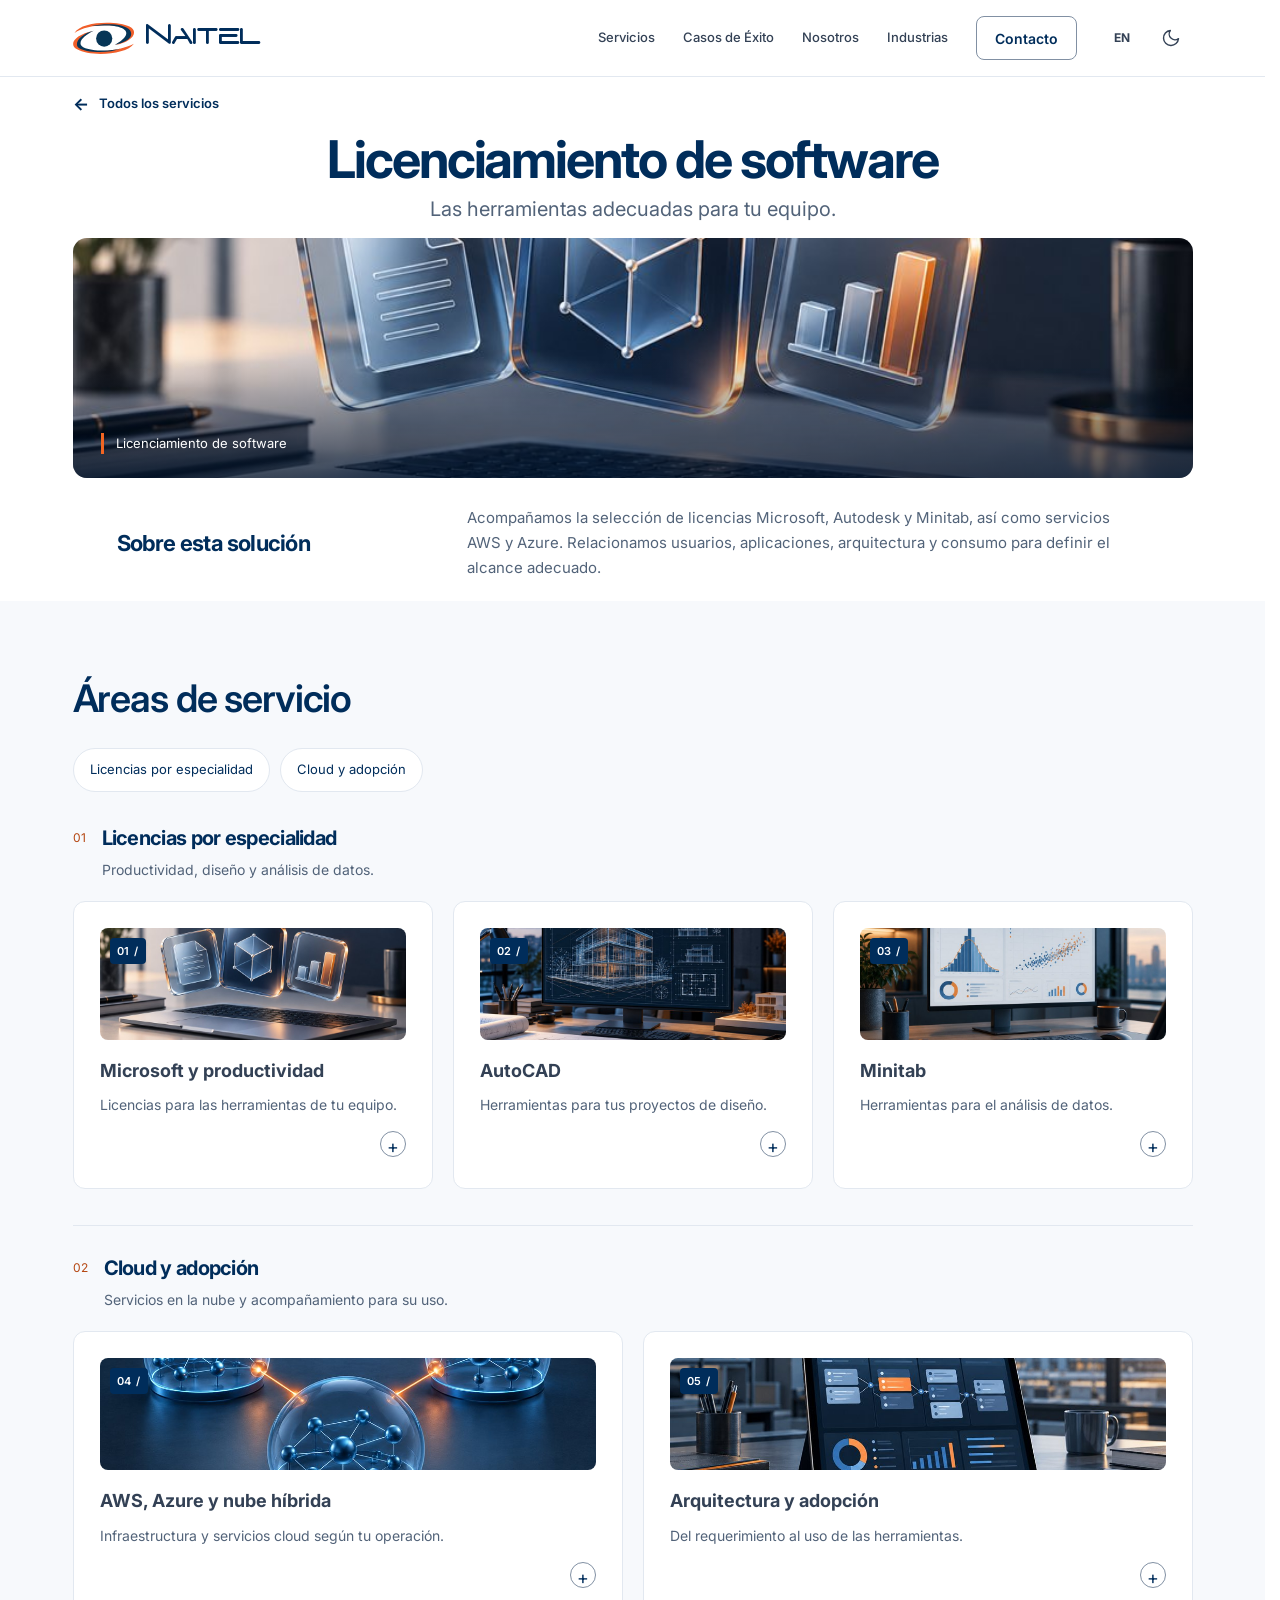
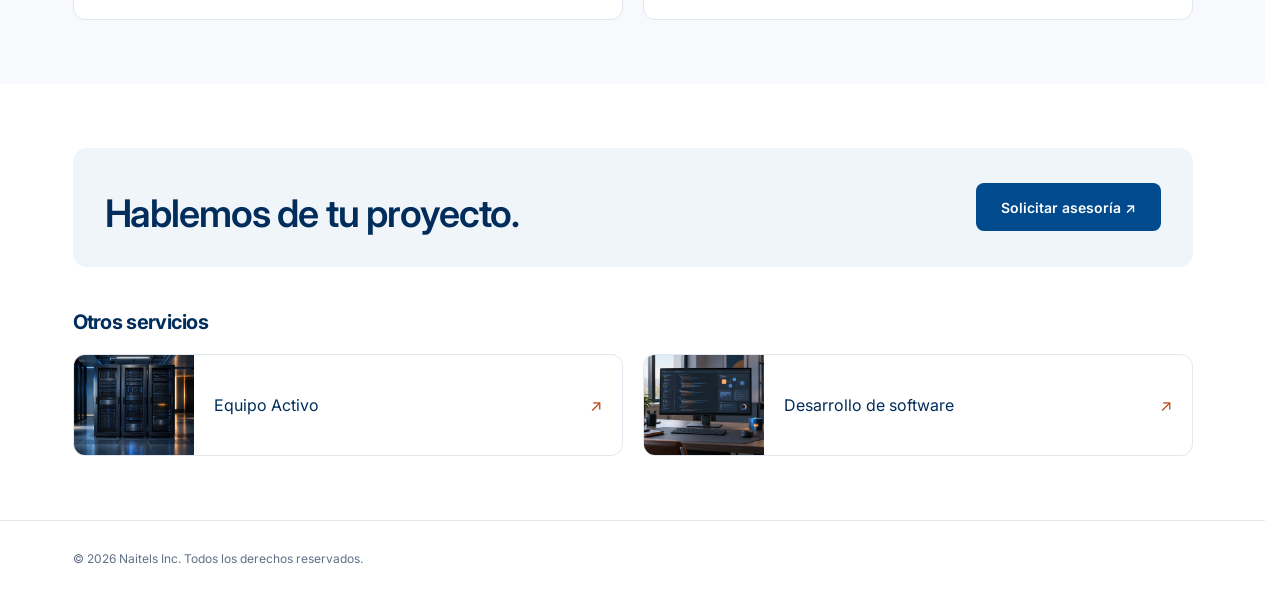
<file: licenciamiento.html>
<!DOCTYPE html>
<html lang="es">
<head>
    <meta charset="UTF-8">
    <meta name="viewport" content="width=device-width, initial-scale=1.0">
    <meta name="color-scheme" content="light dark">
    <title>Licenciamiento de software | Naitel</title>
    <meta name="description" content="Acompañamos la selección de licencias Microsoft, Autodesk y Minitab, así como servicios AWS y Azure. Relacionamos usuarios, aplicaciones, arquitectura y consumo para definir el alcance adecuado.">
    <link rel="preconnect" href="https://fonts.googleapis.com">
    <link rel="preconnect" href="https://fonts.gstatic.com" crossorigin>
    <link rel="preload" href="assets/fonts/D3Euronism.ttf" as="font" type="font/ttf" crossorigin>
    <link href="https://fonts.googleapis.com/css2?family=Inter:wght@400;500;600;700;800&display=swap" rel="stylesheet">
    <link rel="stylesheet" href="css/style.css">
    <link rel="stylesheet" href="css/expressive.css">
    <link rel="icon" href="assets/images/naitels-symbol.svg" type="image/svg+xml">
    <script src="js/translations.js" defer></script>
    <script src="js/main.js" defer></script>
    <script src="js/service-data.js" defer></script>
    <script src="js/service-view.js" defer></script>
    <script src="js/details.js" defer></script>
    <link rel="stylesheet" href="css/service-pages.css">
</head>
<body data-service-page="licensing">
    <a class="skip-link" href="#contenido" data-i18n="skip-link">Saltar al contenido</a>
    <header class="site-header">
        <div class="container header-inner">
            <a href="index.html#inicio" class="logo" aria-label="Naitels, inicio" data-i18n-aria="home-label">
                <svg class="brand-symbol" viewBox="16 56 168 88" aria-hidden="true" focusable="false">
                    <path fill="#f15f2a" d="M20 86C38 53 136 52 169 68C198 83 173 112 130 118C164 106 184 83 160 73C128 59 49 62 20 86Z"/>
                    <path fill="currentColor" d="M66 67C102 58 159 60 171 79C183 100 153 113 129 118C159 101 172 83 148 72C131 64 96 64 66 67Z"/>
                    <path fill="#f15f2a" d="M72 80C34 93 17 114 40 126C77 144 151 132 181 115C161 145 63 151 27 130C3 117 20 91 72 80Z"/>
                    <path fill="currentColor" d="M72 80C47 92 23 113 45 125C64 134 111 137 145 128C112 143 48 139 31 126C17 114 38 87 72 80Z"/>
                    <circle cx="100.5" cy="101" r="22" fill="currentColor"/>
                </svg>
                <span class="brand-name" aria-hidden="true">Naitel</span>
            </a>
            <nav class="site-nav" id="site-nav" aria-label="Navegación principal" data-i18n-aria="nav-label">
                <ul>
                    <li><a class="nav-link" href="index.html#servicios" data-i18n="nav-services">Servicios</a></li>
                    <li><a class="nav-link" href="index.html#exito" data-i18n="nav-cases">Casos de Éxito</a></li>
                    <li><a class="nav-link" href="index.html#nosotros" data-i18n="nav-about">Nosotros</a></li>
                    <li><a class="nav-link" href="index.html#industrias" data-i18n="nav-ind">Industrias</a></li>
                    <li><a href="index.html#contacto" class="btn btn-secondary nav-contact" data-i18n="nav-contact">Contacto</a></li>
                </ul>
            </nav>
            <div class="header-actions">
                <button id="lang-toggle" class="icon-button language-toggle" type="button" aria-label="Switch to English" lang="en">EN</button>
                <button id="theme-toggle" class="icon-button" type="button" aria-label="Tema oscuro" aria-pressed="false" data-i18n-aria="theme-label">
                    <svg class="moon-icon" aria-hidden="true" viewBox="0 0 24 24" fill="none" stroke="currentColor" stroke-width="1.7" stroke-linecap="round" stroke-linejoin="round"><path d="M21 12.79A9 9 0 1 1 11.21 3 7 7 0 0 0 21 12.79Z"/></svg>
                    <svg class="sun-icon" aria-hidden="true" viewBox="0 0 24 24" fill="none" stroke="currentColor" stroke-width="1.7" stroke-linecap="round"><circle cx="12" cy="12" r="4"/><path d="M12 2v2m0 16v2M2 12h2m16 0h2M5 5l1.5 1.5m11 11L19 19M5 19l1.5-1.5m11-11L19 5"/></svg>
                </button>
                <button class="icon-button mobile-menu-btn" type="button" aria-label="Menú principal" data-i18n-aria="menu-label" aria-expanded="false" aria-controls="site-nav">
                    <svg aria-hidden="true" viewBox="0 0 24 24" fill="none" stroke="currentColor" stroke-width="1.7" stroke-linecap="round"><path class="menu-line menu-line-top" d="M4 7h16"/><path class="menu-line menu-line-middle" d="M4 12h16"/><path class="menu-line menu-line-bottom" d="M4 17h16"/></svg>
                </button>
            </div>
        </div>
    </header>
    <main id="contenido" tabindex="-1">
        <section class="service-page-hero section-padding" aria-labelledby="service-title">
            <div class="container">
                <a class="service-back" href="index.html#servicios"><span aria-hidden="true">←</span><span data-service-label="back">Todos los servicios</span></a>
                <div class="service-page-heading reveal">
                    <h1 id="service-title" data-service-copy="title">Licenciamiento de software</h1>
                    <p class="service-tagline" data-service-copy="intro">Las herramientas adecuadas para tu equipo.</p>
                </div>
                <figure class="service-page-image reveal"><img src="assets/images/services/licensing-v1.jpg" alt="" width="1024" height="1024" fetchpriority="high"><figcaption data-service-copy="title">Licenciamiento de software</figcaption></figure>
                <div class="service-overview reveal"><h2 data-service-label="about">Sobre esta solución</h2><p data-service-copy="about">Acompañamos la selección de licencias Microsoft, Autodesk y Minitab, así como servicios AWS y Azure. Relacionamos usuarios, aplicaciones, arquitectura y consumo para definir el alcance adecuado.</p></div>
            </div>
        </section>
        <section class="service-disciplines section-padding" aria-labelledby="disciplines-title">
            <div class="container">
                <div class="section-heading reveal"><h2 id="disciplines-title" data-service-label="disciplines">Áreas de servicio</h2></div>
                <nav class="topic-nav" aria-label="Temas de esta solución" data-service-topic-nav><a href="#topic-0" data-service-group="0:title">Licencias por especialidad</a><a href="#topic-1" data-service-group="1:title">Cloud y adopción</a></nav>
                <section class="discipline-group" id="topic-0" aria-labelledby="topic-title-0">
                    <div class="discipline-group-heading reveal"><span class="topic-number" aria-hidden="true">01</span><div><h3 id="topic-title-0" data-service-group="0:title">Licencias por especialidad</h3><p data-service-group="0:description">Productividad, diseño y análisis de datos.</p></div></div>
                    <div class="discipline-grid topic-columns-3">
                    <article class="discipline-card reveal">
                        <div class="discipline-photo"><img src="assets/images/services/licensing-v1.jpg" alt="" width="960" height="640" loading="lazy" decoding="async"><span class="card-index" aria-hidden="true">01 /</span></div>
                        <h4 id="discipline-lic-microsoft" data-discipline-copy="lic-microsoft:title">Microsoft y productividad</h4>
                        <p data-discipline-copy="lic-microsoft:summary">Licencias para las herramientas de tu equipo.</p>
                        <button type="button" class="card-open" data-detail="lic-microsoft" aria-labelledby="discipline-lic-microsoft" hidden><span class="detail-plus" aria-hidden="true">+</span></button>
                    </article>
                    <article class="discipline-card reveal">
                        <div class="discipline-photo"><img src="assets/images/services/disciplines/lic-autocad-v1.jpg" alt="" width="960" height="640" loading="lazy" decoding="async"><span class="card-index" aria-hidden="true">02 /</span></div>
                        <h4 id="discipline-lic-autocad" data-discipline-copy="lic-autocad:title">AutoCAD</h4>
                        <p data-discipline-copy="lic-autocad:summary">Herramientas para tus proyectos de diseño.</p>
                        <button type="button" class="card-open" data-detail="lic-autocad" aria-labelledby="discipline-lic-autocad" hidden><span class="detail-plus" aria-hidden="true">+</span></button>
                    </article>
                    <article class="discipline-card reveal">
                        <div class="discipline-photo"><img src="assets/images/services/disciplines/lic-minitab-v1.jpg" alt="" width="960" height="640" loading="lazy" decoding="async"><span class="card-index" aria-hidden="true">03 /</span></div>
                        <h4 id="discipline-lic-minitab" data-discipline-copy="lic-minitab:title">Minitab</h4>
                        <p data-discipline-copy="lic-minitab:summary">Herramientas para el análisis de datos.</p>
                        <button type="button" class="card-open" data-detail="lic-minitab" aria-labelledby="discipline-lic-minitab" hidden><span class="detail-plus" aria-hidden="true">+</span></button>
                    </article>
                    </div>
                </section>
                <section class="discipline-group" id="topic-1" aria-labelledby="topic-title-1">
                    <div class="discipline-group-heading reveal"><span class="topic-number" aria-hidden="true">02</span><div><h3 id="topic-title-1" data-service-group="1:title">Cloud y adopción</h3><p data-service-group="1:description">Servicios en la nube y acompañamiento para su uso.</p></div></div>
                    <div class="discipline-grid topic-columns-2">
                    <article class="discipline-card reveal">
                        <div class="discipline-photo"><img src="assets/images/services/disciplines/cyb-segmentation-v1.jpg" alt="" width="960" height="640" loading="lazy" decoding="async"><span class="card-index" aria-hidden="true">04 /</span></div>
                        <h4 id="discipline-lic-cloud" data-discipline-copy="lic-cloud:title">AWS, Azure y nube híbrida</h4>
                        <p data-discipline-copy="lic-cloud:summary">Infraestructura y servicios cloud según tu operación.</p>
                        <button type="button" class="card-open" data-detail="lic-cloud" aria-labelledby="discipline-lic-cloud" hidden><span class="detail-plus" aria-hidden="true">+</span></button>
                    </article>
                    <article class="discipline-card reveal">
                        <div class="discipline-photo"><img src="assets/images/services/disciplines/sw-processes-v1.jpg" alt="" width="960" height="640" loading="lazy" decoding="async"><span class="card-index" aria-hidden="true">05 /</span></div>
                        <h4 id="discipline-lic-adoption" data-discipline-copy="lic-adoption:title">Arquitectura y adopción</h4>
                        <p data-discipline-copy="lic-adoption:summary">Del requerimiento al uso de las herramientas.</p>
                        <button type="button" class="card-open" data-detail="lic-adoption" aria-labelledby="discipline-lic-adoption" hidden><span class="detail-plus" aria-hidden="true">+</span></button>
                    </article>
                    </div>
                </section>
                <noscript><p>Activa JavaScript para explorar los detalles. / Enable JavaScript to explore details.</p></noscript>
            </div>
        </section>
        <section class="service-next section-padding">
            <div class="container">
                <div class="service-cta"><div><h2 data-service-label="cta">Hablemos de tu proyecto.</h2></div><a class="btn btn-primary" href="index.html#contact-form" data-service-label="advice">Solicitar asesoría ↗</a></div>
                <h2 class="related-title" data-service-label="related">Otros servicios</h2>
                <div class="related-services">
                    <a class="related-service" href="servidores.html"><img src="assets/images/services/servers-v1.jpg" alt="" width="160" height="100" loading="lazy"><span data-related-service="hardware">Equipo Activo</span><span aria-hidden="true">↗</span></a>
                    <a class="related-service" href="desarrollo-software.html"><img src="assets/images/services/software-v1.jpg" alt="" width="160" height="100" loading="lazy"><span data-related-service="software">Desarrollo de software</span><span aria-hidden="true">↗</span></a>
                </div>
            </div>
        </section>
    </main>
    <dialog class="detail-dialog" id="detail-dialog" aria-labelledby="detail-title">
        <button class="detail-close icon-button" type="button" data-i18n-aria="close-details" aria-label="Cerrar detalles" autofocus><svg aria-hidden="true" viewBox="0 0 24 24" fill="none" stroke="currentColor" stroke-width="1.8" stroke-linecap="round"><path d="m6 6 12 12M18 6 6 18"/></svg></button>
        <div class="detail-panel">
            <div class="detail-visual"><img id="detail-image" src="assets/images/datacenter.png" alt="" width="1024" height="1024" loading="lazy"><span class="detail-label" id="detail-label"></span></div>
            <div class="detail-copy">
                <h2 id="detail-title"></h2>
                <p class="detail-description" id="detail-description"></p>
                <h3 class="detail-section-title" id="detail-section-title"></h3>
                <ul class="detail-points" id="detail-points"></ul>
                <a class="btn btn-primary detail-contact" href="index.html#contact-form" data-i18n="detail-contact">Hablemos de esta solución</a>
            </div>
        </div>
    </dialog>
    <footer class="site-footer"><div class="container"><p data-i18n="footer">© 2026 Naitel Inc. Todos los derechos reservados.</p></div></footer>
</body>
</html>
</file>
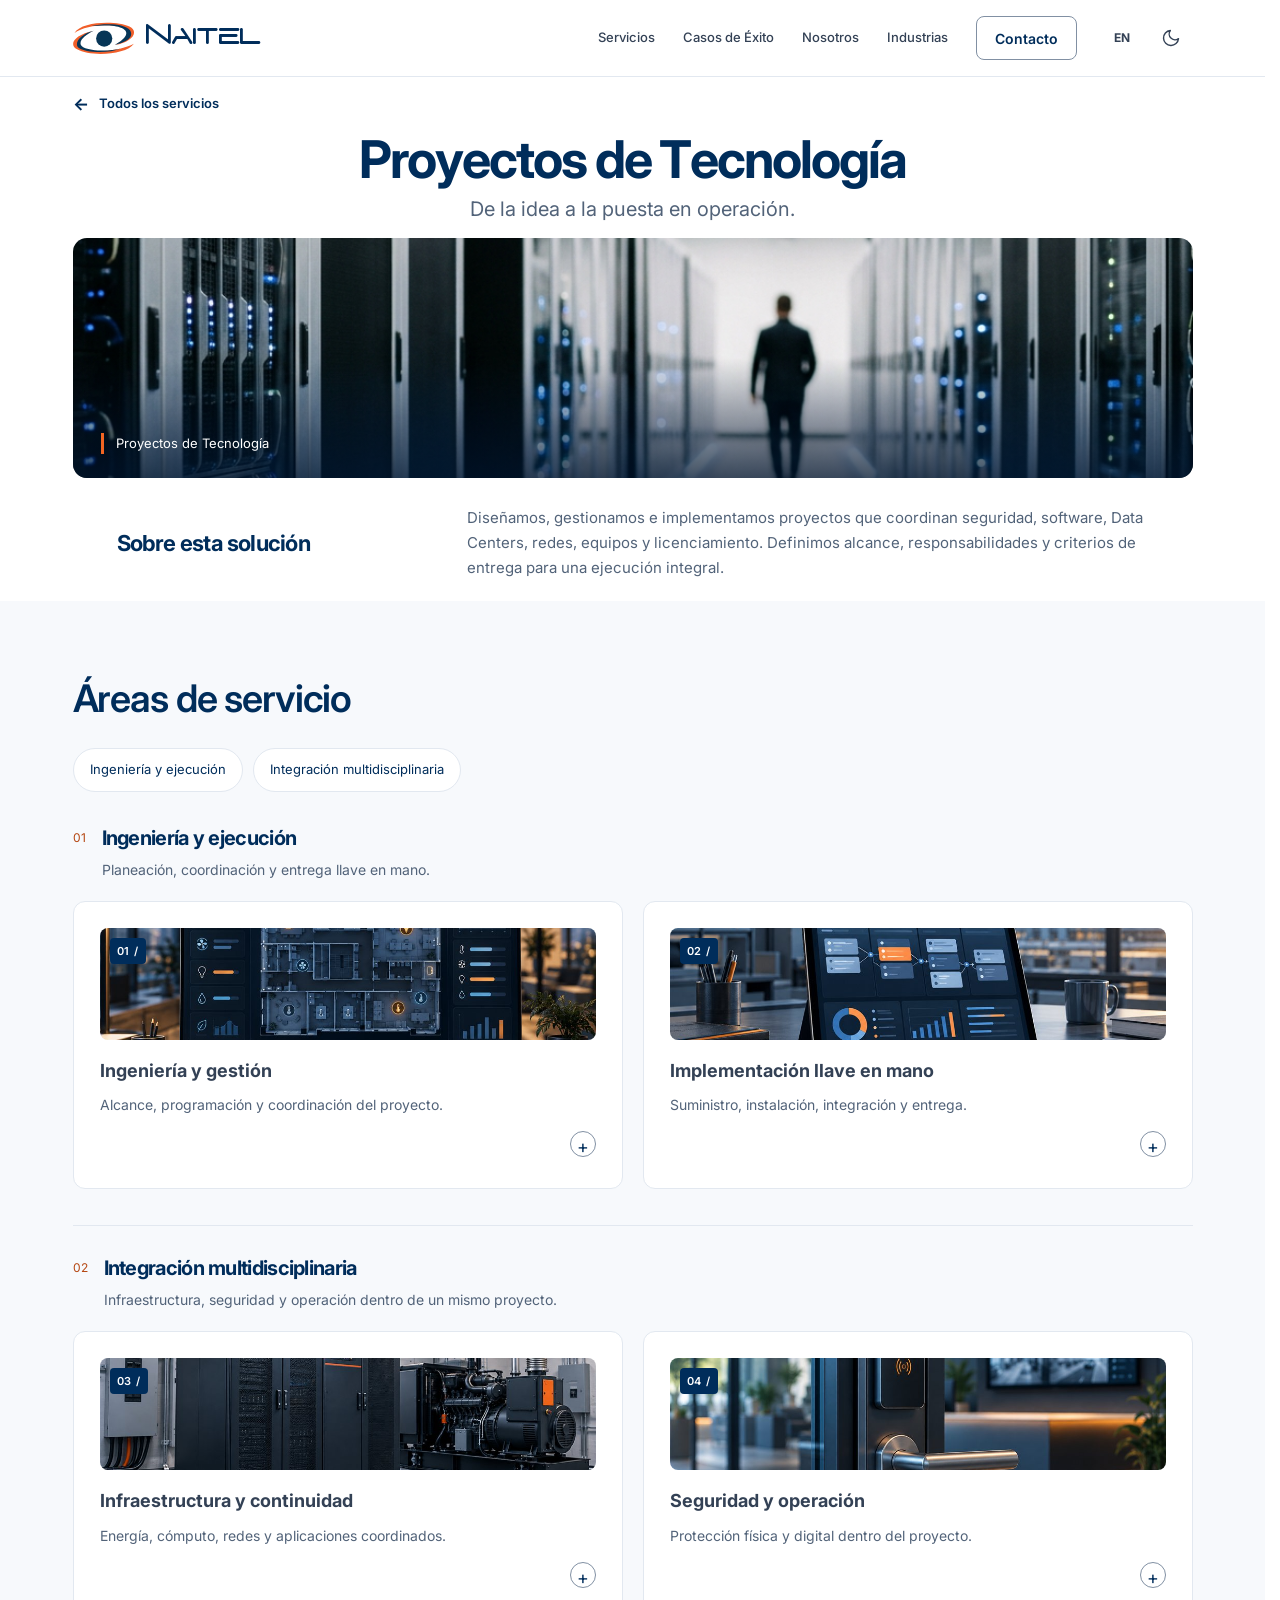
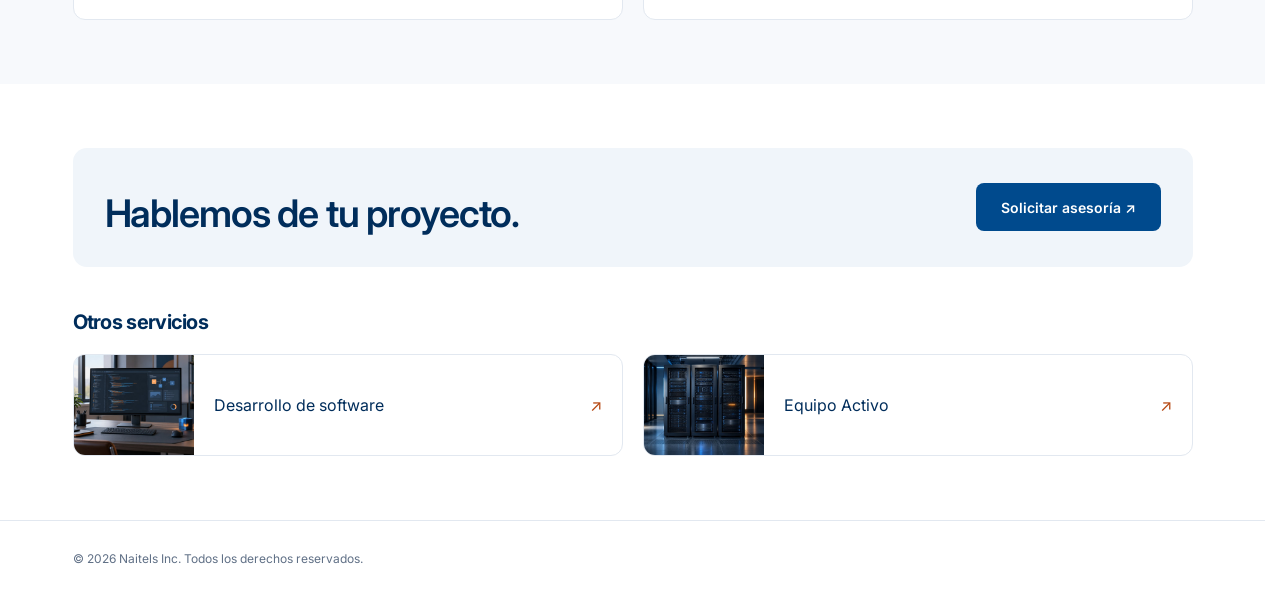
<file: proyectos-tecnologia.html>
<!DOCTYPE html>
<html lang="es">
<head>
    <meta charset="UTF-8">
    <meta name="viewport" content="width=device-width, initial-scale=1.0">
    <meta name="color-scheme" content="light dark">
    <title>Proyectos de Tecnología | Naitel</title>
    <meta name="description" content="Diseñamos, gestionamos e implementamos proyectos que coordinan seguridad, software, Data Centers, redes, equipos y licenciamiento. Definimos alcance, responsabilidades y criterios de entrega para una ejecución integral.">
    <link rel="preconnect" href="https://fonts.googleapis.com">
    <link rel="preconnect" href="https://fonts.gstatic.com" crossorigin>
    <link rel="preload" href="assets/fonts/D3Euronism.ttf" as="font" type="font/ttf" crossorigin>
    <link href="https://fonts.googleapis.com/css2?family=Inter:wght@400;500;600;700;800&display=swap" rel="stylesheet">
    <link rel="stylesheet" href="css/style.css">
    <link rel="stylesheet" href="css/expressive.css">
    <link rel="icon" href="assets/images/naitels-symbol.svg" type="image/svg+xml">
    <script src="js/translations.js" defer></script>
    <script src="js/main.js" defer></script>
    <script src="js/service-data.js" defer></script>
    <script src="js/service-view.js" defer></script>
    <script src="js/details.js" defer></script>
    <link rel="stylesheet" href="css/service-pages.css">
</head>
<body data-service-page="projects">
    <a class="skip-link" href="#contenido" data-i18n="skip-link">Saltar al contenido</a>
    <header class="site-header">
        <div class="container header-inner">
            <a href="index.html#inicio" class="logo" aria-label="Naitels, inicio" data-i18n-aria="home-label">
                <svg class="brand-symbol" viewBox="16 56 168 88" aria-hidden="true" focusable="false">
                    <path fill="#f15f2a" d="M20 86C38 53 136 52 169 68C198 83 173 112 130 118C164 106 184 83 160 73C128 59 49 62 20 86Z"/>
                    <path fill="currentColor" d="M66 67C102 58 159 60 171 79C183 100 153 113 129 118C159 101 172 83 148 72C131 64 96 64 66 67Z"/>
                    <path fill="#f15f2a" d="M72 80C34 93 17 114 40 126C77 144 151 132 181 115C161 145 63 151 27 130C3 117 20 91 72 80Z"/>
                    <path fill="currentColor" d="M72 80C47 92 23 113 45 125C64 134 111 137 145 128C112 143 48 139 31 126C17 114 38 87 72 80Z"/>
                    <circle cx="100.5" cy="101" r="22" fill="currentColor"/>
                </svg>
                <span class="brand-name" aria-hidden="true">Naitel</span>
            </a>
            <nav class="site-nav" id="site-nav" aria-label="Navegación principal" data-i18n-aria="nav-label">
                <ul>
                    <li><a class="nav-link" href="index.html#servicios" data-i18n="nav-services">Servicios</a></li>
                    <li><a class="nav-link" href="index.html#exito" data-i18n="nav-cases">Casos de Éxito</a></li>
                    <li><a class="nav-link" href="index.html#nosotros" data-i18n="nav-about">Nosotros</a></li>
                    <li><a class="nav-link" href="index.html#industrias" data-i18n="nav-ind">Industrias</a></li>
                    <li><a href="index.html#contacto" class="btn btn-secondary nav-contact" data-i18n="nav-contact">Contacto</a></li>
                </ul>
            </nav>
            <div class="header-actions">
                <button id="lang-toggle" class="icon-button language-toggle" type="button" aria-label="Switch to English" lang="en">EN</button>
                <button id="theme-toggle" class="icon-button" type="button" aria-label="Tema oscuro" aria-pressed="false" data-i18n-aria="theme-label">
                    <svg class="moon-icon" aria-hidden="true" viewBox="0 0 24 24" fill="none" stroke="currentColor" stroke-width="1.7" stroke-linecap="round" stroke-linejoin="round"><path d="M21 12.79A9 9 0 1 1 11.21 3 7 7 0 0 0 21 12.79Z"/></svg>
                    <svg class="sun-icon" aria-hidden="true" viewBox="0 0 24 24" fill="none" stroke="currentColor" stroke-width="1.7" stroke-linecap="round"><circle cx="12" cy="12" r="4"/><path d="M12 2v2m0 16v2M2 12h2m16 0h2M5 5l1.5 1.5m11 11L19 19M5 19l1.5-1.5m11-11L19 5"/></svg>
                </button>
                <button class="icon-button mobile-menu-btn" type="button" aria-label="Menú principal" data-i18n-aria="menu-label" aria-expanded="false" aria-controls="site-nav">
                    <svg aria-hidden="true" viewBox="0 0 24 24" fill="none" stroke="currentColor" stroke-width="1.7" stroke-linecap="round"><path class="menu-line menu-line-top" d="M4 7h16"/><path class="menu-line menu-line-middle" d="M4 12h16"/><path class="menu-line menu-line-bottom" d="M4 17h16"/></svg>
                </button>
            </div>
        </div>
    </header>
    <main id="contenido" tabindex="-1">
        <section class="service-page-hero section-padding" aria-labelledby="service-title">
            <div class="container">
                <a class="service-back" href="index.html#servicios"><span aria-hidden="true">←</span><span data-service-label="back">Todos los servicios</span></a>
                <div class="service-page-heading reveal">
                    <h1 id="service-title" data-service-copy="title">Proyectos de Tecnología</h1>
                    <p class="service-tagline" data-service-copy="intro">De la idea a la puesta en operación.</p>
                </div>
                <figure class="service-page-image reveal"><img src="assets/images/case_datacenter.png" alt="" width="1024" height="1024" fetchpriority="high"><figcaption data-service-copy="title">Proyectos de Tecnología</figcaption></figure>
                <div class="service-overview reveal"><h2 data-service-label="about">Sobre esta solución</h2><p data-service-copy="about">Diseñamos, gestionamos e implementamos proyectos que coordinan seguridad, software, Data Centers, redes, equipos y licenciamiento. Definimos alcance, responsabilidades y criterios de entrega para una ejecución integral.</p></div>
            </div>
        </section>
        <section class="service-disciplines section-padding" aria-labelledby="disciplines-title">
            <div class="container">
                <div class="section-heading reveal"><h2 id="disciplines-title" data-service-label="disciplines">Áreas de servicio</h2></div>
                <nav class="topic-nav" aria-label="Temas de esta solución" data-service-topic-nav><a href="#topic-0" data-service-group="0:title">Ingeniería y ejecución</a><a href="#topic-1" data-service-group="1:title">Integración multidisciplinaria</a></nav>
                <section class="discipline-group" id="topic-0" aria-labelledby="topic-title-0">
                    <div class="discipline-group-heading reveal"><span class="topic-number" aria-hidden="true">01</span><div><h3 id="topic-title-0" data-service-group="0:title">Ingeniería y ejecución</h3><p data-service-group="0:description">Planeación, coordinación y entrega llave en mano.</p></div></div>
                    <div class="discipline-grid topic-columns-2">
                    <article class="discipline-card reveal">
                        <div class="discipline-photo"><img src="assets/images/services/disciplines/dc-bms-v1.jpg" alt="" width="960" height="640" loading="lazy" decoding="async"><span class="card-index" aria-hidden="true">01 /</span></div>
                        <h4 id="discipline-project-management" data-discipline-copy="project-management:title">Ingeniería y gestión</h4>
                        <p data-discipline-copy="project-management:summary">Alcance, programación y coordinación del proyecto.</p>
                        <button type="button" class="card-open" data-detail="project-management" aria-labelledby="discipline-project-management" hidden><span class="detail-plus" aria-hidden="true">+</span></button>
                    </article>
                    <article class="discipline-card reveal">
                        <div class="discipline-photo"><img src="assets/images/services/disciplines/sw-processes-v1.jpg" alt="" width="960" height="640" loading="lazy" decoding="async"><span class="card-index" aria-hidden="true">02 /</span></div>
                        <h4 id="discipline-project-implementation" data-discipline-copy="project-implementation:title">Implementación llave en mano</h4>
                        <p data-discipline-copy="project-implementation:summary">Suministro, instalación, integración y entrega.</p>
                        <button type="button" class="card-open" data-detail="project-implementation" aria-labelledby="discipline-project-implementation" hidden><span class="detail-plus" aria-hidden="true">+</span></button>
                    </article>
                    </div>
                </section>
                <section class="discipline-group" id="topic-1" aria-labelledby="topic-title-1">
                    <div class="discipline-group-heading reveal"><span class="topic-number" aria-hidden="true">02</span><div><h3 id="topic-title-1" data-service-group="1:title">Integración multidisciplinaria</h3><p data-service-group="1:description">Infraestructura, seguridad y operación dentro de un mismo proyecto.</p></div></div>
                    <div class="discipline-grid topic-columns-2">
                    <article class="discipline-card reveal">
                        <div class="discipline-photo"><img src="assets/images/services/disciplines/dc-power-v1.jpg" alt="" width="960" height="640" loading="lazy" decoding="async"><span class="card-index" aria-hidden="true">03 /</span></div>
                        <h4 id="discipline-project-continuity" data-discipline-copy="project-continuity:title">Infraestructura y continuidad</h4>
                        <p data-discipline-copy="project-continuity:summary">Energía, cómputo, redes y aplicaciones coordinados.</p>
                        <button type="button" class="card-open" data-detail="project-continuity" aria-labelledby="discipline-project-continuity" hidden><span class="detail-plus" aria-hidden="true">+</span></button>
                    </article>
                    <article class="discipline-card reveal">
                        <div class="discipline-photo"><img src="assets/images/services/disciplines/sys-access-v1.jpg" alt="" width="960" height="640" loading="lazy" decoding="async"><span class="card-index" aria-hidden="true">04 /</span></div>
                        <h4 id="discipline-project-security" data-discipline-copy="project-security:title">Seguridad y operación</h4>
                        <p data-discipline-copy="project-security:summary">Protección física y digital dentro del proyecto.</p>
                        <button type="button" class="card-open" data-detail="project-security" aria-labelledby="discipline-project-security" hidden><span class="detail-plus" aria-hidden="true">+</span></button>
                    </article>
                    </div>
                </section>
                <noscript><p>Activa JavaScript para explorar los detalles. / Enable JavaScript to explore details.</p></noscript>
            </div>
        </section>
        <section class="service-next section-padding">
            <div class="container">
                <div class="service-cta"><div><h2 data-service-label="cta">Hablemos de tu proyecto.</h2></div><a class="btn btn-primary" href="index.html#contact-form" data-service-label="advice">Solicitar asesoría ↗</a></div>
                <h2 class="related-title" data-service-label="related">Otros servicios</h2>
                <div class="related-services">
                    <a class="related-service" href="desarrollo-software.html"><img src="assets/images/services/software-v1.jpg" alt="" width="160" height="100" loading="lazy"><span data-related-service="software">Desarrollo de software</span><span aria-hidden="true">↗</span></a>
                    <a class="related-service" href="servidores.html"><img src="assets/images/services/servers-v1.jpg" alt="" width="160" height="100" loading="lazy"><span data-related-service="hardware">Equipo Activo</span><span aria-hidden="true">↗</span></a>
                </div>
            </div>
        </section>
    </main>
    <dialog class="detail-dialog" id="detail-dialog" aria-labelledby="detail-title">
        <button class="detail-close icon-button" type="button" data-i18n-aria="close-details" aria-label="Cerrar detalles" autofocus><svg aria-hidden="true" viewBox="0 0 24 24" fill="none" stroke="currentColor" stroke-width="1.8" stroke-linecap="round"><path d="m6 6 12 12M18 6 6 18"/></svg></button>
        <div class="detail-panel">
            <div class="detail-visual"><img id="detail-image" src="assets/images/datacenter.png" alt="" width="1024" height="1024" loading="lazy"><span class="detail-label" id="detail-label"></span></div>
            <div class="detail-copy">
                <h2 id="detail-title"></h2>
                <p class="detail-description" id="detail-description"></p>
                <h3 class="detail-section-title" id="detail-section-title"></h3>
                <ul class="detail-points" id="detail-points"></ul>
                <a class="btn btn-primary detail-contact" href="index.html#contact-form" data-i18n="detail-contact">Hablemos de esta solución</a>
            </div>
        </div>
    </dialog>
    <footer class="site-footer"><div class="container"><p data-i18n="footer">© 2026 Naitel Inc. Todos los derechos reservados.</p></div></footer>
</body>
</html>
</file>
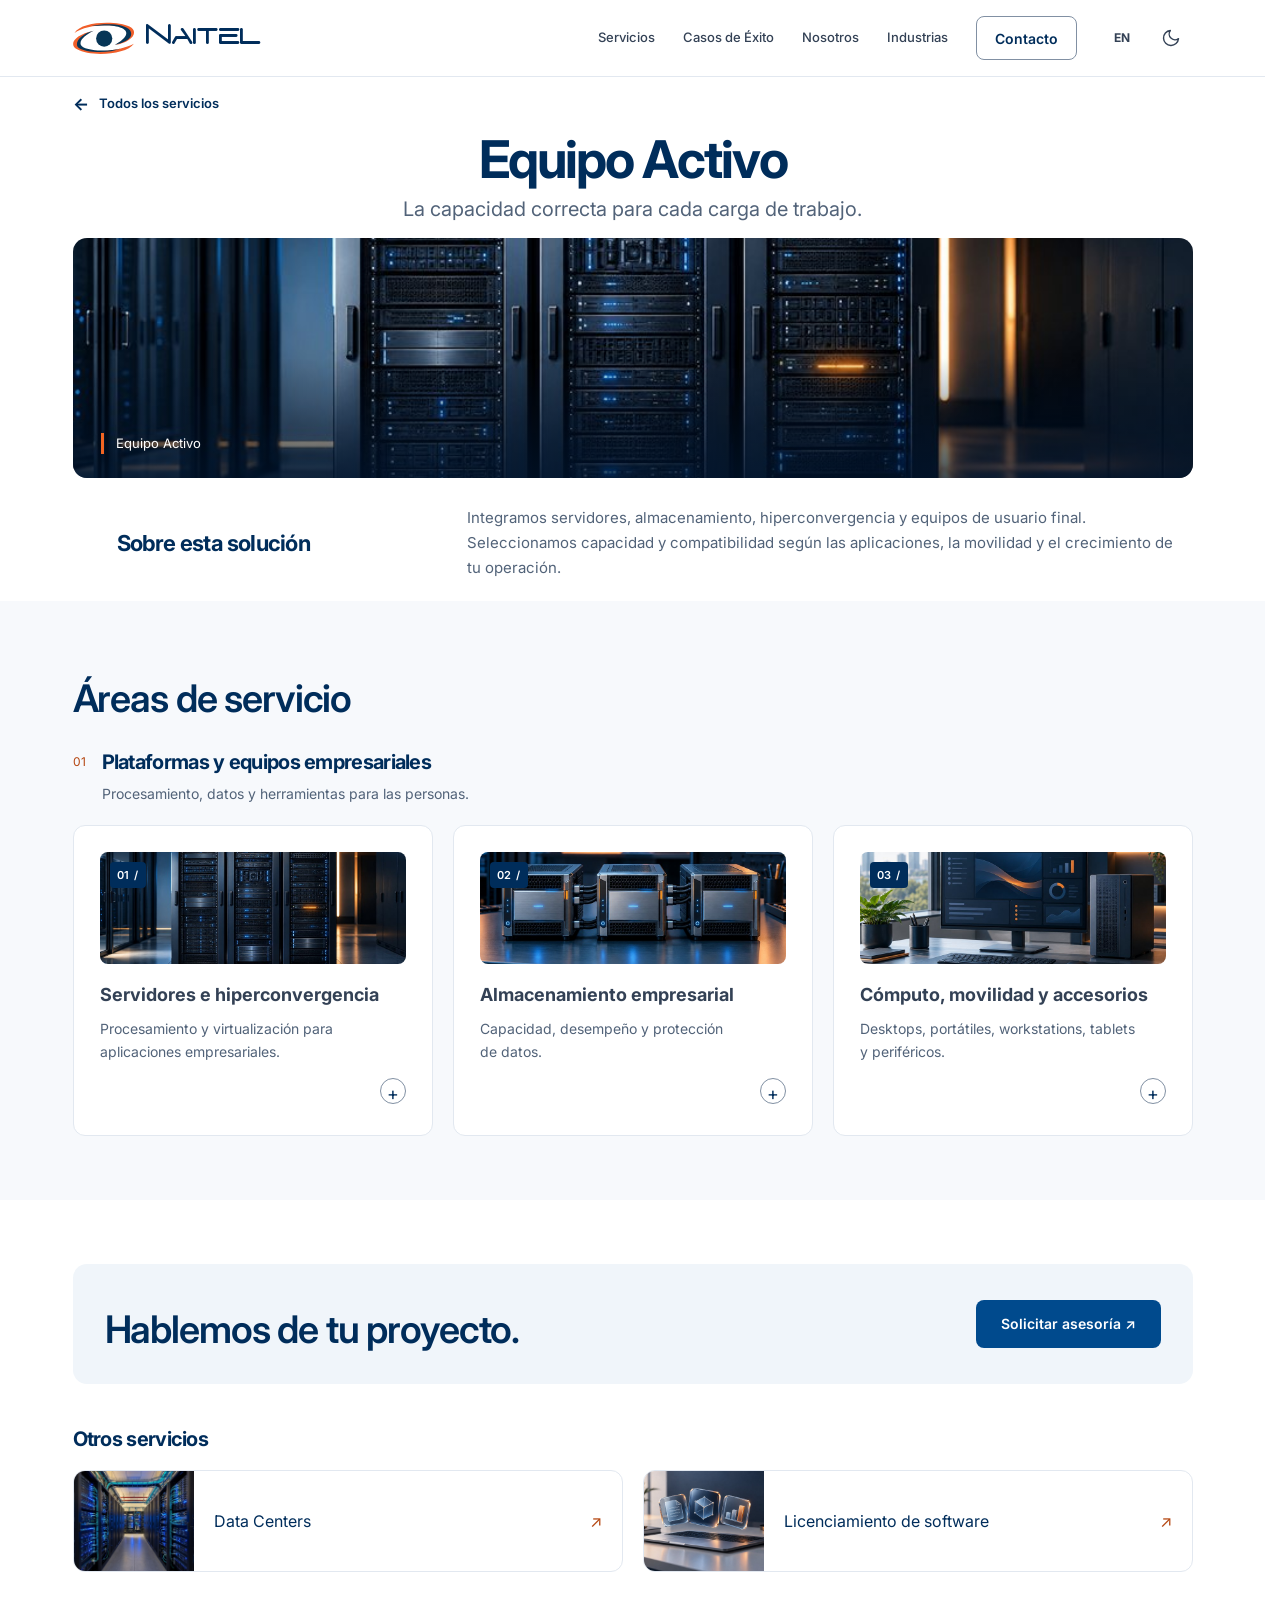
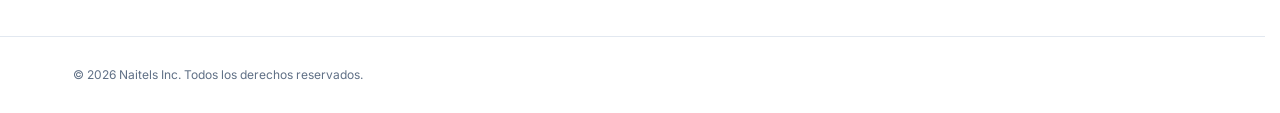
<file: servidores.html>
<!DOCTYPE html>
<html lang="es">
<head>
    <meta charset="UTF-8">
    <meta name="viewport" content="width=device-width, initial-scale=1.0">
    <meta name="color-scheme" content="light dark">
    <title>Equipo Activo | Naitel</title>
    <meta name="description" content="Integramos servidores, almacenamiento, hiperconvergencia y equipos de usuario final. Seleccionamos capacidad y compatibilidad según las aplicaciones, la movilidad y el crecimiento de tu operación.">
    <link rel="preconnect" href="https://fonts.googleapis.com">
    <link rel="preconnect" href="https://fonts.gstatic.com" crossorigin>
    <link rel="preload" href="assets/fonts/D3Euronism.ttf" as="font" type="font/ttf" crossorigin>
    <link href="https://fonts.googleapis.com/css2?family=Inter:wght@400;500;600;700;800&display=swap" rel="stylesheet">
    <link rel="stylesheet" href="css/style.css">
    <link rel="stylesheet" href="css/expressive.css">
    <link rel="icon" href="assets/images/naitels-symbol.svg" type="image/svg+xml">
    <script src="js/translations.js" defer></script>
    <script src="js/main.js" defer></script>
    <script src="js/service-data.js" defer></script>
    <script src="js/service-view.js" defer></script>
    <script src="js/details.js" defer></script>
    <link rel="stylesheet" href="css/service-pages.css">
</head>
<body data-service-page="hardware">
    <a class="skip-link" href="#contenido" data-i18n="skip-link">Saltar al contenido</a>
    <header class="site-header">
        <div class="container header-inner">
            <a href="index.html#inicio" class="logo" aria-label="Naitels, inicio" data-i18n-aria="home-label">
                <svg class="brand-symbol" viewBox="16 56 168 88" aria-hidden="true" focusable="false">
                    <path fill="#f15f2a" d="M20 86C38 53 136 52 169 68C198 83 173 112 130 118C164 106 184 83 160 73C128 59 49 62 20 86Z"/>
                    <path fill="currentColor" d="M66 67C102 58 159 60 171 79C183 100 153 113 129 118C159 101 172 83 148 72C131 64 96 64 66 67Z"/>
                    <path fill="#f15f2a" d="M72 80C34 93 17 114 40 126C77 144 151 132 181 115C161 145 63 151 27 130C3 117 20 91 72 80Z"/>
                    <path fill="currentColor" d="M72 80C47 92 23 113 45 125C64 134 111 137 145 128C112 143 48 139 31 126C17 114 38 87 72 80Z"/>
                    <circle cx="100.5" cy="101" r="22" fill="currentColor"/>
                </svg>
                <span class="brand-name" aria-hidden="true">Naitel</span>
            </a>
            <nav class="site-nav" id="site-nav" aria-label="Navegación principal" data-i18n-aria="nav-label">
                <ul>
                    <li><a class="nav-link" href="index.html#servicios" data-i18n="nav-services">Servicios</a></li>
                    <li><a class="nav-link" href="index.html#exito" data-i18n="nav-cases">Casos de Éxito</a></li>
                    <li><a class="nav-link" href="index.html#nosotros" data-i18n="nav-about">Nosotros</a></li>
                    <li><a class="nav-link" href="index.html#industrias" data-i18n="nav-ind">Industrias</a></li>
                    <li><a href="index.html#contacto" class="btn btn-secondary nav-contact" data-i18n="nav-contact">Contacto</a></li>
                </ul>
            </nav>
            <div class="header-actions">
                <button id="lang-toggle" class="icon-button language-toggle" type="button" aria-label="Switch to English" lang="en">EN</button>
                <button id="theme-toggle" class="icon-button" type="button" aria-label="Tema oscuro" aria-pressed="false" data-i18n-aria="theme-label">
                    <svg class="moon-icon" aria-hidden="true" viewBox="0 0 24 24" fill="none" stroke="currentColor" stroke-width="1.7" stroke-linecap="round" stroke-linejoin="round"><path d="M21 12.79A9 9 0 1 1 11.21 3 7 7 0 0 0 21 12.79Z"/></svg>
                    <svg class="sun-icon" aria-hidden="true" viewBox="0 0 24 24" fill="none" stroke="currentColor" stroke-width="1.7" stroke-linecap="round"><circle cx="12" cy="12" r="4"/><path d="M12 2v2m0 16v2M2 12h2m16 0h2M5 5l1.5 1.5m11 11L19 19M5 19l1.5-1.5m11-11L19 5"/></svg>
                </button>
                <button class="icon-button mobile-menu-btn" type="button" aria-label="Menú principal" data-i18n-aria="menu-label" aria-expanded="false" aria-controls="site-nav">
                    <svg aria-hidden="true" viewBox="0 0 24 24" fill="none" stroke="currentColor" stroke-width="1.7" stroke-linecap="round"><path class="menu-line menu-line-top" d="M4 7h16"/><path class="menu-line menu-line-middle" d="M4 12h16"/><path class="menu-line menu-line-bottom" d="M4 17h16"/></svg>
                </button>
            </div>
        </div>
    </header>
    <main id="contenido" tabindex="-1">
        <section class="service-page-hero section-padding" aria-labelledby="service-title">
            <div class="container">
                <a class="service-back" href="index.html#servicios"><span aria-hidden="true">←</span><span data-service-label="back">Todos los servicios</span></a>
                <div class="service-page-heading reveal">
                    <h1 id="service-title" data-service-copy="title">Equipo Activo</h1>
                    <p class="service-tagline" data-service-copy="intro">La capacidad correcta para cada carga de trabajo.</p>
                </div>
                <figure class="service-page-image reveal"><img src="assets/images/services/servers-v1.jpg" alt="" width="1024" height="1024" fetchpriority="high"><figcaption data-service-copy="title">Equipo Activo</figcaption></figure>
                <div class="service-overview reveal"><h2 data-service-label="about">Sobre esta solución</h2><p data-service-copy="about">Integramos servidores, almacenamiento, hiperconvergencia y equipos de usuario final. Seleccionamos capacidad y compatibilidad según las aplicaciones, la movilidad y el crecimiento de tu operación.</p></div>
            </div>
        </section>
        <section class="service-disciplines section-padding" aria-labelledby="disciplines-title">
            <div class="container">
                <div class="section-heading reveal"><h2 id="disciplines-title" data-service-label="disciplines">Áreas de servicio</h2></div>
                
                <section class="discipline-group" id="topic-0" aria-labelledby="topic-title-0">
                    <div class="discipline-group-heading reveal"><span class="topic-number" aria-hidden="true">01</span><div><h3 id="topic-title-0" data-service-group="0:title">Plataformas y equipos empresariales</h3><p data-service-group="0:description">Procesamiento, datos y herramientas para las personas.</p></div></div>
                    <div class="discipline-grid topic-columns-3">
                    <article class="discipline-card reveal">
                        <div class="discipline-photo"><img src="assets/images/services/servers-v1.jpg" alt="" width="960" height="640" loading="lazy" decoding="async"><span class="card-index" aria-hidden="true">01 /</span></div>
                        <h4 id="discipline-hw-servers" data-discipline-copy="hw-servers:title">Servidores e hiperconvergencia</h4>
                        <p data-discipline-copy="hw-servers:summary">Procesamiento y virtualización para aplicaciones empresariales.</p>
                        <button type="button" class="card-open" data-detail="hw-servers" aria-labelledby="discipline-hw-servers" hidden><span class="detail-plus" aria-hidden="true">+</span></button>
                    </article>
                    <article class="discipline-card reveal">
                        <div class="discipline-photo"><img src="assets/images/services/disciplines/hw-hci-v1.jpg" alt="" width="960" height="640" loading="lazy" decoding="async"><span class="card-index" aria-hidden="true">02 /</span></div>
                        <h4 id="discipline-hw-storage" data-discipline-copy="hw-storage:title">Almacenamiento empresarial</h4>
                        <p data-discipline-copy="hw-storage:summary">Capacidad, desempeño y protección de datos.</p>
                        <button type="button" class="card-open" data-detail="hw-storage" aria-labelledby="discipline-hw-storage" hidden><span class="detail-plus" aria-hidden="true">+</span></button>
                    </article>
                    <article class="discipline-card reveal">
                        <div class="discipline-photo"><img src="assets/images/services/disciplines/hw-computing-v1.jpg" alt="" width="960" height="640" loading="lazy" decoding="async"><span class="card-index" aria-hidden="true">03 /</span></div>
                        <h4 id="discipline-hw-computing" data-discipline-copy="hw-computing:title">Cómputo, movilidad y accesorios</h4>
                        <p data-discipline-copy="hw-computing:summary">Desktops, portátiles, workstations, tablets y periféricos.</p>
                        <button type="button" class="card-open" data-detail="hw-computing" aria-labelledby="discipline-hw-computing" hidden><span class="detail-plus" aria-hidden="true">+</span></button>
                    </article>
                    </div>
                </section>
                <noscript><p>Activa JavaScript para explorar los detalles. / Enable JavaScript to explore details.</p></noscript>
            </div>
        </section>
        <section class="service-next section-padding">
            <div class="container">
                <div class="service-cta"><div><h2 data-service-label="cta">Hablemos de tu proyecto.</h2></div><a class="btn btn-primary" href="index.html#contact-form" data-service-label="advice">Solicitar asesoría ↗</a></div>
                <h2 class="related-title" data-service-label="related">Otros servicios</h2>
                <div class="related-services">
                    <a class="related-service" href="datacenters.html"><img src="assets/images/datacenter.png" alt="" width="160" height="100" loading="lazy"><span data-related-service="data-centers">Data Centers</span><span aria-hidden="true">↗</span></a>
                    <a class="related-service" href="licenciamiento.html"><img src="assets/images/services/licensing-v1.jpg" alt="" width="160" height="100" loading="lazy"><span data-related-service="licensing">Licenciamiento de software</span><span aria-hidden="true">↗</span></a>
                </div>
            </div>
        </section>
    </main>
    <dialog class="detail-dialog" id="detail-dialog" aria-labelledby="detail-title">
        <button class="detail-close icon-button" type="button" data-i18n-aria="close-details" aria-label="Cerrar detalles" autofocus><svg aria-hidden="true" viewBox="0 0 24 24" fill="none" stroke="currentColor" stroke-width="1.8" stroke-linecap="round"><path d="m6 6 12 12M18 6 6 18"/></svg></button>
        <div class="detail-panel">
            <div class="detail-visual"><img id="detail-image" src="assets/images/datacenter.png" alt="" width="1024" height="1024" loading="lazy"><span class="detail-label" id="detail-label"></span></div>
            <div class="detail-copy">
                <h2 id="detail-title"></h2>
                <p class="detail-description" id="detail-description"></p>
                <h3 class="detail-section-title" id="detail-section-title"></h3>
                <ul class="detail-points" id="detail-points"></ul>
                <a class="btn btn-primary detail-contact" href="index.html#contact-form" data-i18n="detail-contact">Hablemos de esta solución</a>
            </div>
        </div>
    </dialog>
    <footer class="site-footer"><div class="container"><p data-i18n="footer">© 2026 Naitel Inc. Todos los derechos reservados.</p></div></footer>
</body>
</html>
</file>
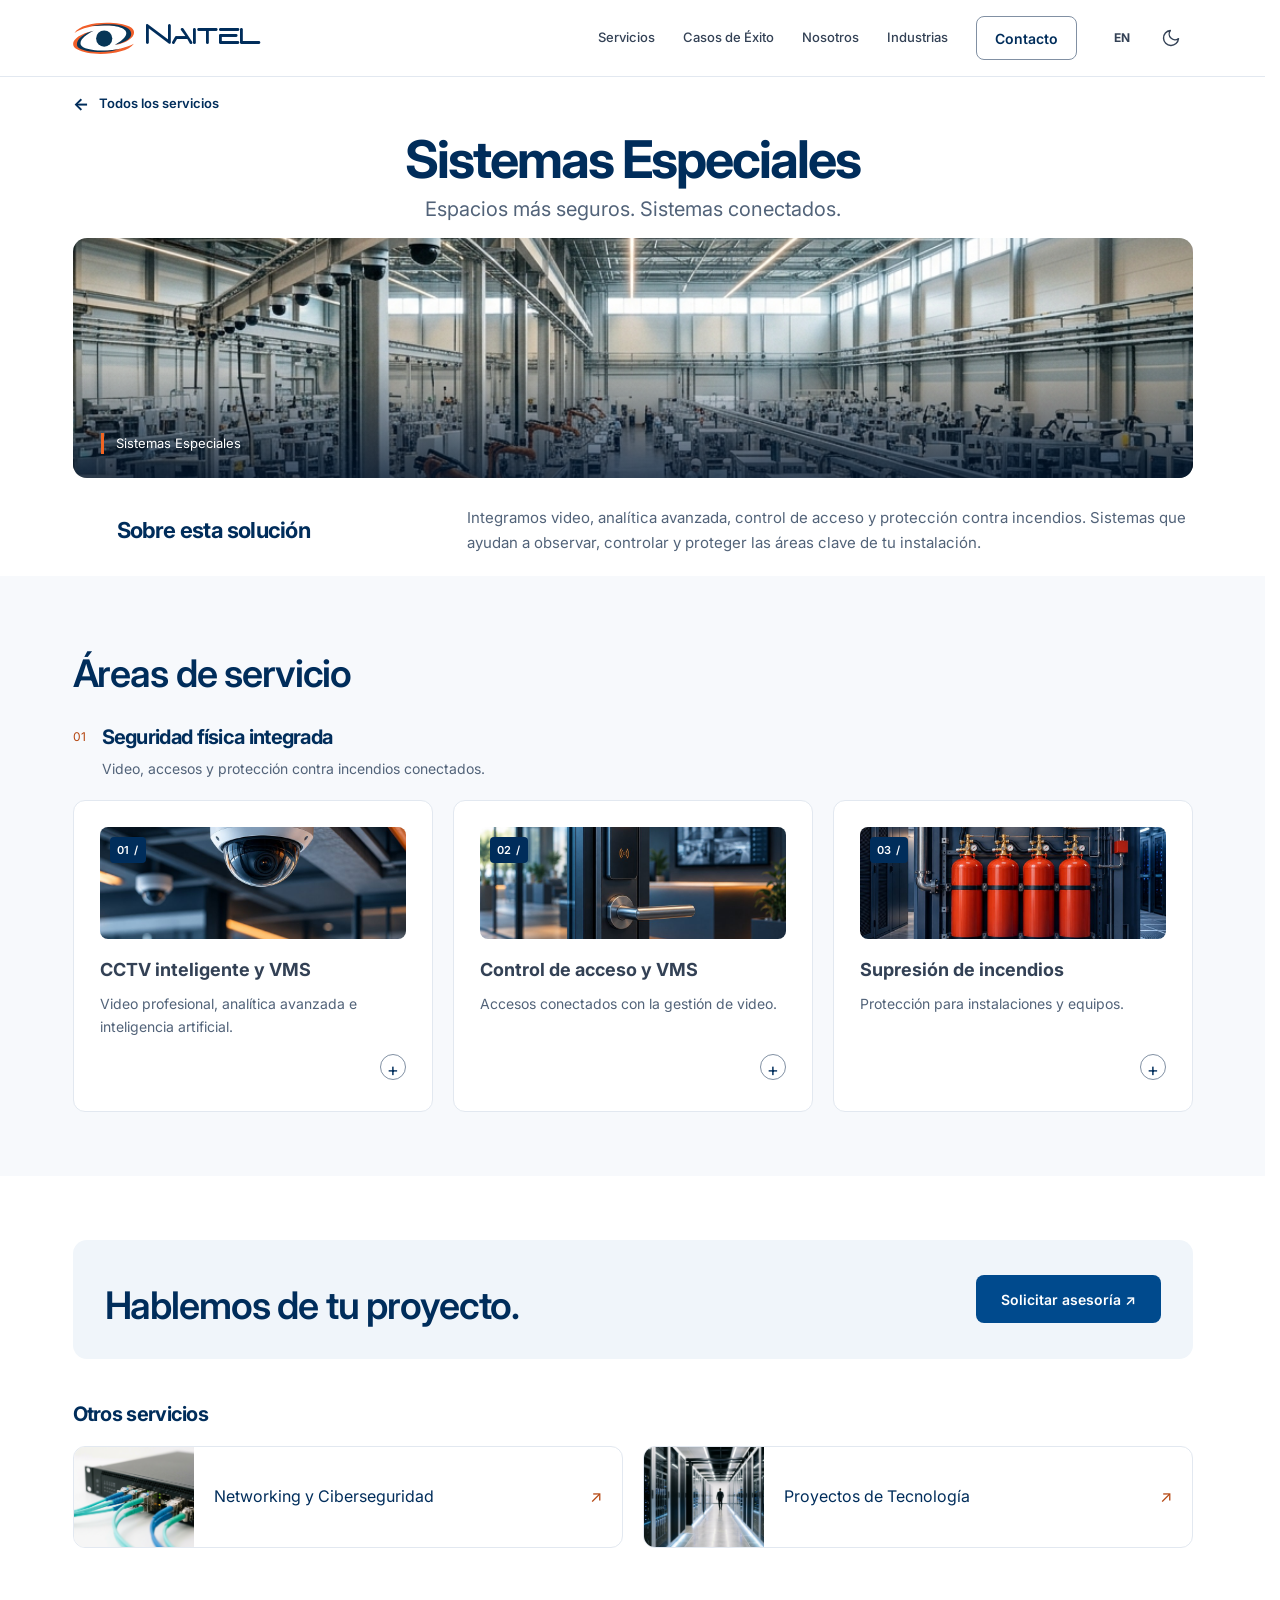
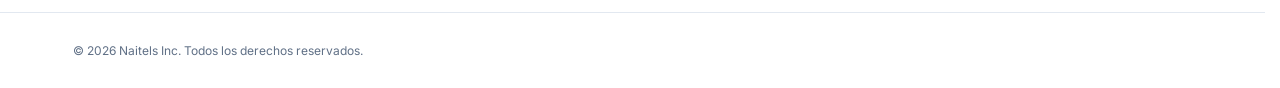
<file: sistemas-especiales.html>
<!DOCTYPE html>
<html lang="es">
<head>
    <meta charset="UTF-8">
    <meta name="viewport" content="width=device-width, initial-scale=1.0">
    <meta name="color-scheme" content="light dark">
    <title>Sistemas Especiales | Naitel</title>
    <meta name="description" content="Integramos video, analítica avanzada, control de acceso y protección contra incendios. Sistemas que ayudan a observar, controlar y proteger las áreas clave de tu instalación.">
    <link rel="preconnect" href="https://fonts.googleapis.com">
    <link rel="preconnect" href="https://fonts.gstatic.com" crossorigin>
    <link rel="preload" href="assets/fonts/D3Euronism.ttf" as="font" type="font/ttf" crossorigin>
    <link href="https://fonts.googleapis.com/css2?family=Inter:wght@400;500;600;700;800&display=swap" rel="stylesheet">
    <link rel="stylesheet" href="css/style.css">
    <link rel="stylesheet" href="css/expressive.css">
    <link rel="icon" href="assets/images/naitels-symbol.svg" type="image/svg+xml">
    <script src="js/translations.js" defer></script>
    <script src="js/main.js" defer></script>
    <script src="js/service-data.js" defer></script>
    <script src="js/service-view.js" defer></script>
    <script src="js/details.js" defer></script>
    <link rel="stylesheet" href="css/service-pages.css">
</head>
<body data-service-page="special-systems">
    <a class="skip-link" href="#contenido" data-i18n="skip-link">Saltar al contenido</a>
    <header class="site-header">
        <div class="container header-inner">
            <a href="index.html#inicio" class="logo" aria-label="Naitels, inicio" data-i18n-aria="home-label">
                <svg class="brand-symbol" viewBox="16 56 168 88" aria-hidden="true" focusable="false">
                    <path fill="#f15f2a" d="M20 86C38 53 136 52 169 68C198 83 173 112 130 118C164 106 184 83 160 73C128 59 49 62 20 86Z"/>
                    <path fill="currentColor" d="M66 67C102 58 159 60 171 79C183 100 153 113 129 118C159 101 172 83 148 72C131 64 96 64 66 67Z"/>
                    <path fill="#f15f2a" d="M72 80C34 93 17 114 40 126C77 144 151 132 181 115C161 145 63 151 27 130C3 117 20 91 72 80Z"/>
                    <path fill="currentColor" d="M72 80C47 92 23 113 45 125C64 134 111 137 145 128C112 143 48 139 31 126C17 114 38 87 72 80Z"/>
                    <circle cx="100.5" cy="101" r="22" fill="currentColor"/>
                </svg>
                <span class="brand-name" aria-hidden="true">Naitel</span>
            </a>
            <nav class="site-nav" id="site-nav" aria-label="Navegación principal" data-i18n-aria="nav-label">
                <ul>
                    <li><a class="nav-link" href="index.html#servicios" data-i18n="nav-services">Servicios</a></li>
                    <li><a class="nav-link" href="index.html#exito" data-i18n="nav-cases">Casos de Éxito</a></li>
                    <li><a class="nav-link" href="index.html#nosotros" data-i18n="nav-about">Nosotros</a></li>
                    <li><a class="nav-link" href="index.html#industrias" data-i18n="nav-ind">Industrias</a></li>
                    <li><a href="index.html#contacto" class="btn btn-secondary nav-contact" data-i18n="nav-contact">Contacto</a></li>
                </ul>
            </nav>
            <div class="header-actions">
                <button id="lang-toggle" class="icon-button language-toggle" type="button" aria-label="Switch to English" lang="en">EN</button>
                <button id="theme-toggle" class="icon-button" type="button" aria-label="Tema oscuro" aria-pressed="false" data-i18n-aria="theme-label">
                    <svg class="moon-icon" aria-hidden="true" viewBox="0 0 24 24" fill="none" stroke="currentColor" stroke-width="1.7" stroke-linecap="round" stroke-linejoin="round"><path d="M21 12.79A9 9 0 1 1 11.21 3 7 7 0 0 0 21 12.79Z"/></svg>
                    <svg class="sun-icon" aria-hidden="true" viewBox="0 0 24 24" fill="none" stroke="currentColor" stroke-width="1.7" stroke-linecap="round"><circle cx="12" cy="12" r="4"/><path d="M12 2v2m0 16v2M2 12h2m16 0h2M5 5l1.5 1.5m11 11L19 19M5 19l1.5-1.5m11-11L19 5"/></svg>
                </button>
                <button class="icon-button mobile-menu-btn" type="button" aria-label="Menú principal" data-i18n-aria="menu-label" aria-expanded="false" aria-controls="site-nav">
                    <svg aria-hidden="true" viewBox="0 0 24 24" fill="none" stroke="currentColor" stroke-width="1.7" stroke-linecap="round"><path class="menu-line menu-line-top" d="M4 7h16"/><path class="menu-line menu-line-middle" d="M4 12h16"/><path class="menu-line menu-line-bottom" d="M4 17h16"/></svg>
                </button>
            </div>
        </div>
    </header>
    <main id="contenido" tabindex="-1">
        <section class="service-page-hero section-padding" aria-labelledby="service-title">
            <div class="container">
                <a class="service-back" href="index.html#servicios"><span aria-hidden="true">←</span><span data-service-label="back">Todos los servicios</span></a>
                <div class="service-page-heading reveal">
                    <h1 id="service-title" data-service-copy="title">Sistemas Especiales</h1>
                    <p class="service-tagline" data-service-copy="intro">Espacios más seguros. Sistemas conectados.</p>
                </div>
                <figure class="service-page-image reveal"><img src="assets/images/case_industrial.png" alt="" width="1024" height="1024" fetchpriority="high"><figcaption data-service-copy="title">Sistemas Especiales</figcaption></figure>
                <div class="service-overview reveal"><h2 data-service-label="about">Sobre esta solución</h2><p data-service-copy="about">Integramos video, analítica avanzada, control de acceso y protección contra incendios. Sistemas que ayudan a observar, controlar y proteger las áreas clave de tu instalación.</p></div>
            </div>
        </section>
        <section class="service-disciplines section-padding" aria-labelledby="disciplines-title">
            <div class="container">
                <div class="section-heading reveal"><h2 id="disciplines-title" data-service-label="disciplines">Áreas de servicio</h2></div>
                
                <section class="discipline-group" id="topic-0" aria-labelledby="topic-title-0">
                    <div class="discipline-group-heading reveal"><span class="topic-number" aria-hidden="true">01</span><div><h3 id="topic-title-0" data-service-group="0:title">Seguridad física integrada</h3><p data-service-group="0:description">Video, accesos y protección contra incendios conectados.</p></div></div>
                    <div class="discipline-grid topic-columns-3">
                    <article class="discipline-card reveal">
                        <div class="discipline-photo"><img src="assets/images/services/disciplines/sys-cctv-v1.jpg" alt="" width="960" height="640" loading="lazy" decoding="async"><span class="card-index" aria-hidden="true">01 /</span></div>
                        <h4 id="discipline-sys-cctv" data-discipline-copy="sys-cctv:title">CCTV inteligente y VMS</h4>
                        <p data-discipline-copy="sys-cctv:summary">Video profesional, analítica avanzada e inteligencia artificial.</p>
                        <button type="button" class="card-open" data-detail="sys-cctv" aria-labelledby="discipline-sys-cctv" hidden><span class="detail-plus" aria-hidden="true">+</span></button>
                    </article>
                    <article class="discipline-card reveal">
                        <div class="discipline-photo"><img src="assets/images/services/disciplines/sys-access-v1.jpg" alt="" width="960" height="640" loading="lazy" decoding="async"><span class="card-index" aria-hidden="true">02 /</span></div>
                        <h4 id="discipline-sys-access" data-discipline-copy="sys-access:title">Control de acceso y VMS</h4>
                        <p data-discipline-copy="sys-access:summary">Accesos conectados con la gestión de video.</p>
                        <button type="button" class="card-open" data-detail="sys-access" aria-labelledby="discipline-sys-access" hidden><span class="detail-plus" aria-hidden="true">+</span></button>
                    </article>
                    <article class="discipline-card reveal">
                        <div class="discipline-photo"><img src="assets/images/services/disciplines/fire-suppression-v1.jpg" alt="" width="960" height="640" loading="lazy" decoding="async"><span class="card-index" aria-hidden="true">03 /</span></div>
                        <h4 id="discipline-fire-suppression" data-discipline-copy="fire-suppression:title">Supresión de incendios</h4>
                        <p data-discipline-copy="fire-suppression:summary">Protección para instalaciones y equipos.</p>
                        <button type="button" class="card-open" data-detail="fire-suppression" aria-labelledby="discipline-fire-suppression" hidden><span class="detail-plus" aria-hidden="true">+</span></button>
                    </article>
                    </div>
                </section>
                <noscript><p>Activa JavaScript para explorar los detalles. / Enable JavaScript to explore details.</p></noscript>
            </div>
        </section>
        <section class="service-next section-padding">
            <div class="container">
                <div class="service-cta"><div><h2 data-service-label="cta">Hablemos de tu proyecto.</h2></div><a class="btn btn-primary" href="index.html#contact-form" data-service-label="advice">Solicitar asesoría ↗</a></div>
                <h2 class="related-title" data-service-label="related">Otros servicios</h2>
                <div class="related-services">
                    <a class="related-service" href="ciberseguridad.html"><img src="assets/images/case_network.png" alt="" width="160" height="100" loading="lazy"><span data-related-service="cybersecurity">Networking y Ciberseguridad</span><span aria-hidden="true">↗</span></a>
                    <a class="related-service" href="proyectos-tecnologia.html"><img src="assets/images/case_datacenter.png" alt="" width="160" height="100" loading="lazy"><span data-related-service="projects">Proyectos de Tecnología</span><span aria-hidden="true">↗</span></a>
                </div>
            </div>
        </section>
    </main>
    <dialog class="detail-dialog" id="detail-dialog" aria-labelledby="detail-title">
        <button class="detail-close icon-button" type="button" data-i18n-aria="close-details" aria-label="Cerrar detalles" autofocus><svg aria-hidden="true" viewBox="0 0 24 24" fill="none" stroke="currentColor" stroke-width="1.8" stroke-linecap="round"><path d="m6 6 12 12M18 6 6 18"/></svg></button>
        <div class="detail-panel">
            <div class="detail-visual"><img id="detail-image" src="assets/images/datacenter.png" alt="" width="1024" height="1024" loading="lazy"><span class="detail-label" id="detail-label"></span></div>
            <div class="detail-copy">
                <h2 id="detail-title"></h2>
                <p class="detail-description" id="detail-description"></p>
                <h3 class="detail-section-title" id="detail-section-title"></h3>
                <ul class="detail-points" id="detail-points"></ul>
                <a class="btn btn-primary detail-contact" href="index.html#contact-form" data-i18n="detail-contact">Hablemos de esta solución</a>
            </div>
        </div>
    </dialog>
    <footer class="site-footer"><div class="container"><p data-i18n="footer">© 2026 Naitel Inc. Todos los derechos reservados.</p></div></footer>
</body>
</html>
</file>
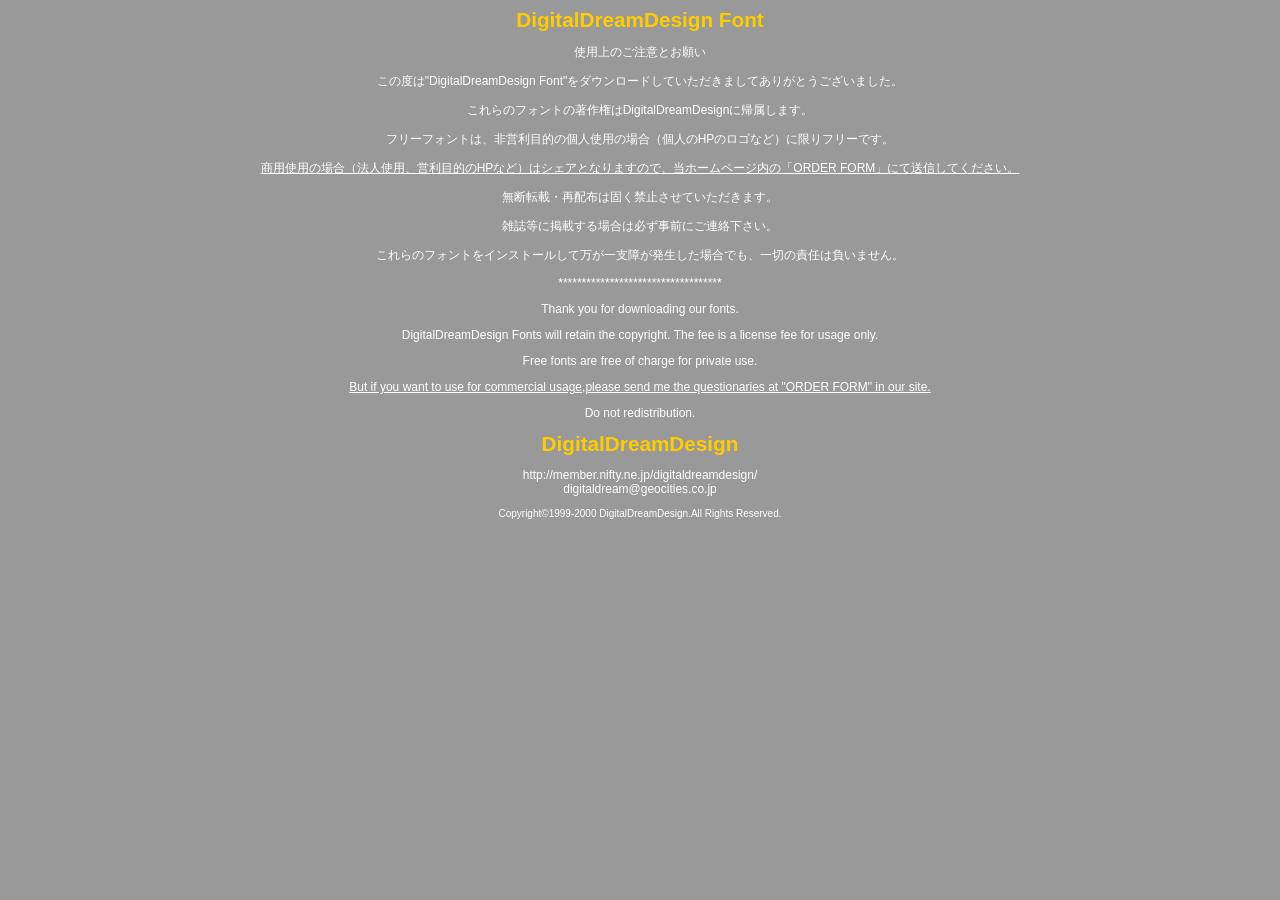
<file: .review/d3euronism-font/readme.htm>
<html>
<head>
<meta http-equiv="Content-Type" content="text/html; charset=x-sjis">
<title>DigitalDreamDesign Read Me</title>
<style TYPE="text/css">
<!--
body {font-size: 12px; color:#FFFFFF }
A:link { color:#FFFFFF; text-decoration:none }
A:visited { color:#FFFFFF; text-decoration:none }
A:active { color:#FFFFFF; text-decoration:none }
A:hover { color:#FFCC00; text-decoration:none; font-weight:bold }
-->
</style>
</head>
<body bgcolor="#999999" style="font-family: Verdana, Helvetica, �l�r �S�V�b�N">
<p align="center"><big><big><big><strong><font color="#FFCC00">DigitalDreamDesign Font</font></strong></big></big></big></p>
<p align="center">�g�p��̂����ӂƂ��肢</p>
<p align="center">���̓x��&quot;DigitalDreamDesign Font&quot;���_�E�����[�h���Ă��������܂��Ă��肪�Ƃ��������܂����B</p>
<p align="center"></p>
<p align="center">�����̃t�H���g�̒��쌠��DigitalDreamDesign�ɋA�����܂��B</p>
<p align="center">�t���[�t�H���g�́A��c���ړI�̌l�g�p�̏ꍇ�i�l��HP�̃��S�Ȃǁj�Ɍ���t���[�ł��B</p>
<p align="center"><u>���p�g�p�̏ꍇ�i�@�l�g�p�A�c���ړI��HP�Ȃǁj�̓V�F�A�ƂȂ�܂��̂ŁA���z�[���y�[�W���́uORDER FORM�v�ɂđ��M���Ă��������B</u></p>
<p align="center">���f�]�ځE�Ĕz�z�͌ł��֎~�����Ă��������܂��B</p>
<p align="center">�G�����Ɍf�ڂ���ꍇ�͕K�����O�ɂ��A���������B</p>
<p align="center">�����̃t�H���g���C���X�g�[�����Ė�����x�Ⴊ���������ꍇ�ł��A��؂̐ӔC�͕����܂���B</p>
<p align="center">***********************************</p>
<p align="center">Thank you for downloading our fonts.</p>
<p align="center">DigitalDreamDesign Fonts will retain the copyright.  The fee is a license fee for usage only.</p>
<p align="center">Free fonts are free of charge for private use.</p>
<p align="center"><u>But if you want to use for commercial usage,please send me the questionaries at "ORDER FORM" in our site.</u></p>
<p align="center">Do not redistribution.</p>
<p align="center"></p>
<p align="center"><big><big><strong><big><font color="#FFCC00">DigitalDreamDesign</font></big></strong></big></big></p>
<p align="center"><a href="http://member.nifty.ne.jp/digitaldreamdesign/">http://member.nifty.ne.jp/digitaldreamdesign/</a><br>
<a href="mailto:digitaldream@geocities.co.jp">digitaldream@geocities.co.jp</a></font></p>
<p align="center"><small>Copyright&copy;1999-2000 
DigitalDreamDesign.All Rights Reserved.</small></p>
<p align="center"></p>
</body>
</html>
</file>
<file: assets/vendor/leaflet/leaflet.css>
/* required styles */

.leaflet-pane,
.leaflet-tile,
.leaflet-marker-icon,
.leaflet-marker-shadow,
.leaflet-tile-container,
.leaflet-pane > svg,
.leaflet-pane > canvas,
.leaflet-zoom-box,
.leaflet-image-layer,
.leaflet-layer {
	position: absolute;
	left: 0;
	top: 0;
	}
.leaflet-container {
	overflow: hidden;
	}
.leaflet-tile,
.leaflet-marker-icon,
.leaflet-marker-shadow {
	-webkit-user-select: none;
	   -moz-user-select: none;
	        user-select: none;
	  -webkit-user-drag: none;
	}
/* Prevents IE11 from highlighting tiles in blue */
.leaflet-tile::selection {
	background: transparent;
}
/* Safari renders non-retina tile on retina better with this, but Chrome is worse */
.leaflet-safari .leaflet-tile {
	image-rendering: -webkit-optimize-contrast;
	}
/* hack that prevents hw layers "stretching" when loading new tiles */
.leaflet-safari .leaflet-tile-container {
	width: 1600px;
	height: 1600px;
	-webkit-transform-origin: 0 0;
	}
.leaflet-marker-icon,
.leaflet-marker-shadow {
	display: block;
	}
/* .leaflet-container svg: reset svg max-width decleration shipped in Joomla! (joomla.org) 3.x */
/* .leaflet-container img: map is broken in FF if you have max-width: 100% on tiles */
.leaflet-container .leaflet-overlay-pane svg {
	max-width: none !important;
	max-height: none !important;
	}
.leaflet-container .leaflet-marker-pane img,
.leaflet-container .leaflet-shadow-pane img,
.leaflet-container .leaflet-tile-pane img,
.leaflet-container img.leaflet-image-layer,
.leaflet-container .leaflet-tile {
	max-width: none !important;
	max-height: none !important;
	width: auto;
	padding: 0;
	}

.leaflet-container img.leaflet-tile {
	/* See: https://bugs.chromium.org/p/chromium/issues/detail?id=600120 */
	mix-blend-mode: plus-lighter;
}

.leaflet-container.leaflet-touch-zoom {
	-ms-touch-action: pan-x pan-y;
	touch-action: pan-x pan-y;
	}
.leaflet-container.leaflet-touch-drag {
	-ms-touch-action: pinch-zoom;
	/* Fallback for FF which doesn't support pinch-zoom */
	touch-action: none;
	touch-action: pinch-zoom;
}
.leaflet-container.leaflet-touch-drag.leaflet-touch-zoom {
	-ms-touch-action: none;
	touch-action: none;
}
.leaflet-container {
	-webkit-tap-highlight-color: transparent;
}
.leaflet-container a {
	-webkit-tap-highlight-color: rgba(51, 181, 229, 0.4);
}
.leaflet-tile {
	filter: inherit;
	visibility: hidden;
	}
.leaflet-tile-loaded {
	visibility: inherit;
	}
.leaflet-zoom-box {
	width: 0;
	height: 0;
	-moz-box-sizing: border-box;
	     box-sizing: border-box;
	z-index: 800;
	}
/* workaround for https://bugzilla.mozilla.org/show_bug.cgi?id=888319 */
.leaflet-overlay-pane svg {
	-moz-user-select: none;
	}

.leaflet-pane         { z-index: 400; }

.leaflet-tile-pane    { z-index: 200; }
.leaflet-overlay-pane { z-index: 400; }
.leaflet-shadow-pane  { z-index: 500; }
.leaflet-marker-pane  { z-index: 600; }
.leaflet-tooltip-pane   { z-index: 650; }
.leaflet-popup-pane   { z-index: 700; }

.leaflet-map-pane canvas { z-index: 100; }
.leaflet-map-pane svg    { z-index: 200; }

.leaflet-vml-shape {
	width: 1px;
	height: 1px;
	}
.lvml {
	behavior: url(#default#VML);
	display: inline-block;
	position: absolute;
	}


/* control positioning */

.leaflet-control {
	position: relative;
	z-index: 800;
	pointer-events: visiblePainted; /* IE 9-10 doesn't have auto */
	pointer-events: auto;
	}
.leaflet-top,
.leaflet-bottom {
	position: absolute;
	z-index: 1000;
	pointer-events: none;
	}
.leaflet-top {
	top: 0;
	}
.leaflet-right {
	right: 0;
	}
.leaflet-bottom {
	bottom: 0;
	}
.leaflet-left {
	left: 0;
	}
.leaflet-control {
	float: left;
	clear: both;
	}
.leaflet-right .leaflet-control {
	float: right;
	}
.leaflet-top .leaflet-control {
	margin-top: 10px;
	}
.leaflet-bottom .leaflet-control {
	margin-bottom: 10px;
	}
.leaflet-left .leaflet-control {
	margin-left: 10px;
	}
.leaflet-right .leaflet-control {
	margin-right: 10px;
	}


/* zoom and fade animations */

.leaflet-fade-anim .leaflet-popup {
	opacity: 0;
	-webkit-transition: opacity 0.2s linear;
	   -moz-transition: opacity 0.2s linear;
	        transition: opacity 0.2s linear;
	}
.leaflet-fade-anim .leaflet-map-pane .leaflet-popup {
	opacity: 1;
	}
.leaflet-zoom-animated {
	-webkit-transform-origin: 0 0;
	    -ms-transform-origin: 0 0;
	        transform-origin: 0 0;
	}
svg.leaflet-zoom-animated {
	will-change: transform;
}

.leaflet-zoom-anim .leaflet-zoom-animated {
	-webkit-transition: -webkit-transform 0.25s cubic-bezier(0,0,0.25,1);
	   -moz-transition:    -moz-transform 0.25s cubic-bezier(0,0,0.25,1);
	        transition:         transform 0.25s cubic-bezier(0,0,0.25,1);
	}
.leaflet-zoom-anim .leaflet-tile,
.leaflet-pan-anim .leaflet-tile {
	-webkit-transition: none;
	   -moz-transition: none;
	        transition: none;
	}

.leaflet-zoom-anim .leaflet-zoom-hide {
	visibility: hidden;
	}


/* cursors */

.leaflet-interactive {
	cursor: pointer;
	}
.leaflet-grab {
	cursor: -webkit-grab;
	cursor:    -moz-grab;
	cursor:         grab;
	}
.leaflet-crosshair,
.leaflet-crosshair .leaflet-interactive {
	cursor: crosshair;
	}
.leaflet-popup-pane,
.leaflet-control {
	cursor: auto;
	}
.leaflet-dragging .leaflet-grab,
.leaflet-dragging .leaflet-grab .leaflet-interactive,
.leaflet-dragging .leaflet-marker-draggable {
	cursor: move;
	cursor: -webkit-grabbing;
	cursor:    -moz-grabbing;
	cursor:         grabbing;
	}

/* marker & overlays interactivity */
.leaflet-marker-icon,
.leaflet-marker-shadow,
.leaflet-image-layer,
.leaflet-pane > svg path,
.leaflet-tile-container {
	pointer-events: none;
	}

.leaflet-marker-icon.leaflet-interactive,
.leaflet-image-layer.leaflet-interactive,
.leaflet-pane > svg path.leaflet-interactive,
svg.leaflet-image-layer.leaflet-interactive path {
	pointer-events: visiblePainted; /* IE 9-10 doesn't have auto */
	pointer-events: auto;
	}

/* visual tweaks */

.leaflet-container {
	background: #ddd;
	outline-offset: 1px;
	}
.leaflet-container a {
	color: #0078A8;
	}
.leaflet-zoom-box {
	border: 2px dotted #38f;
	background: rgba(255,255,255,0.5);
	}


/* general typography */
.leaflet-container {
	font-family: "Helvetica Neue", Arial, Helvetica, sans-serif;
	font-size: 12px;
	font-size: 0.75rem;
	line-height: 1.5;
	}


/* general toolbar styles */

.leaflet-bar {
	box-shadow: 0 1px 5px rgba(0,0,0,0.65);
	border-radius: 4px;
	}
.leaflet-bar a {
	background-color: #fff;
	border-bottom: 1px solid #ccc;
	width: 26px;
	height: 26px;
	line-height: 26px;
	display: block;
	text-align: center;
	text-decoration: none;
	color: black;
	}
.leaflet-bar a,
.leaflet-control-layers-toggle {
	background-position: 50% 50%;
	background-repeat: no-repeat;
	display: block;
	}
.leaflet-bar a:hover,
.leaflet-bar a:focus {
	background-color: #f4f4f4;
	}
.leaflet-bar a:first-child {
	border-top-left-radius: 4px;
	border-top-right-radius: 4px;
	}
.leaflet-bar a:last-child {
	border-bottom-left-radius: 4px;
	border-bottom-right-radius: 4px;
	border-bottom: none;
	}
.leaflet-bar a.leaflet-disabled {
	cursor: default;
	background-color: #f4f4f4;
	color: #bbb;
	}

.leaflet-touch .leaflet-bar a {
	width: 30px;
	height: 30px;
	line-height: 30px;
	}
.leaflet-touch .leaflet-bar a:first-child {
	border-top-left-radius: 2px;
	border-top-right-radius: 2px;
	}
.leaflet-touch .leaflet-bar a:last-child {
	border-bottom-left-radius: 2px;
	border-bottom-right-radius: 2px;
	}

/* zoom control */

.leaflet-control-zoom-in,
.leaflet-control-zoom-out {
	font: bold 18px 'Lucida Console', Monaco, monospace;
	text-indent: 1px;
	}

.leaflet-touch .leaflet-control-zoom-in, .leaflet-touch .leaflet-control-zoom-out  {
	font-size: 22px;
	}


/* layers control */

.leaflet-control-layers {
	box-shadow: 0 1px 5px rgba(0,0,0,0.4);
	background: #fff;
	border-radius: 5px;
	}
.leaflet-control-layers-toggle {
	background-image: url(images/layers.png);
	width: 36px;
	height: 36px;
	}
.leaflet-retina .leaflet-control-layers-toggle {
	background-image: url(images/layers-2x.png);
	background-size: 26px 26px;
	}
.leaflet-touch .leaflet-control-layers-toggle {
	width: 44px;
	height: 44px;
	}
.leaflet-control-layers .leaflet-control-layers-list,
.leaflet-control-layers-expanded .leaflet-control-layers-toggle {
	display: none;
	}
.leaflet-control-layers-expanded .leaflet-control-layers-list {
	display: block;
	position: relative;
	}
.leaflet-control-layers-expanded {
	padding: 6px 10px 6px 6px;
	color: #333;
	background: #fff;
	}
.leaflet-control-layers-scrollbar {
	overflow-y: scroll;
	overflow-x: hidden;
	padding-right: 5px;
	}
.leaflet-control-layers-selector {
	margin-top: 2px;
	position: relative;
	top: 1px;
	}
.leaflet-control-layers label {
	display: block;
	font-size: 13px;
	font-size: 1.08333em;
	}
.leaflet-control-layers-separator {
	height: 0;
	border-top: 1px solid #ddd;
	margin: 5px -10px 5px -6px;
	}

/* Default icon URLs */
.leaflet-default-icon-path { /* used only in path-guessing heuristic, see L.Icon.Default */
	background-image: url(images/marker-icon.png);
	}


/* attribution and scale controls */

.leaflet-container .leaflet-control-attribution {
	background: #fff;
	background: rgba(255, 255, 255, 0.8);
	margin: 0;
	}
.leaflet-control-attribution,
.leaflet-control-scale-line {
	padding: 0 5px;
	color: #333;
	line-height: 1.4;
	}
.leaflet-control-attribution a {
	text-decoration: none;
	}
.leaflet-control-attribution a:hover,
.leaflet-control-attribution a:focus {
	text-decoration: underline;
	}
.leaflet-attribution-flag {
	display: inline !important;
	vertical-align: baseline !important;
	width: 1em;
	height: 0.6669em;
	}
.leaflet-left .leaflet-control-scale {
	margin-left: 5px;
	}
.leaflet-bottom .leaflet-control-scale {
	margin-bottom: 5px;
	}
.leaflet-control-scale-line {
	border: 2px solid #777;
	border-top: none;
	line-height: 1.1;
	padding: 2px 5px 1px;
	white-space: nowrap;
	-moz-box-sizing: border-box;
	     box-sizing: border-box;
	background: rgba(255, 255, 255, 0.8);
	text-shadow: 1px 1px #fff;
	}
.leaflet-control-scale-line:not(:first-child) {
	border-top: 2px solid #777;
	border-bottom: none;
	margin-top: -2px;
	}
.leaflet-control-scale-line:not(:first-child):not(:last-child) {
	border-bottom: 2px solid #777;
	}

.leaflet-touch .leaflet-control-attribution,
.leaflet-touch .leaflet-control-layers,
.leaflet-touch .leaflet-bar {
	box-shadow: none;
	}
.leaflet-touch .leaflet-control-layers,
.leaflet-touch .leaflet-bar {
	border: 2px solid rgba(0,0,0,0.2);
	background-clip: padding-box;
	}


/* popup */

.leaflet-popup {
	position: absolute;
	text-align: center;
	margin-bottom: 20px;
	}
.leaflet-popup-content-wrapper {
	padding: 1px;
	text-align: left;
	border-radius: 12px;
	}
.leaflet-popup-content {
	margin: 13px 24px 13px 20px;
	line-height: 1.3;
	font-size: 13px;
	font-size: 1.08333em;
	min-height: 1px;
	}
.leaflet-popup-content p {
	margin: 17px 0;
	margin: 1.3em 0;
	}
.leaflet-popup-tip-container {
	width: 40px;
	height: 20px;
	position: absolute;
	left: 50%;
	margin-top: -1px;
	margin-left: -20px;
	overflow: hidden;
	pointer-events: none;
	}
.leaflet-popup-tip {
	width: 17px;
	height: 17px;
	padding: 1px;

	margin: -10px auto 0;
	pointer-events: auto;

	-webkit-transform: rotate(45deg);
	   -moz-transform: rotate(45deg);
	    -ms-transform: rotate(45deg);
	        transform: rotate(45deg);
	}
.leaflet-popup-content-wrapper,
.leaflet-popup-tip {
	background: white;
	color: #333;
	box-shadow: 0 3px 14px rgba(0,0,0,0.4);
	}
.leaflet-container a.leaflet-popup-close-button {
	position: absolute;
	top: 0;
	right: 0;
	border: none;
	text-align: center;
	width: 24px;
	height: 24px;
	font: 16px/24px Tahoma, Verdana, sans-serif;
	color: #757575;
	text-decoration: none;
	background: transparent;
	}
.leaflet-container a.leaflet-popup-close-button:hover,
.leaflet-container a.leaflet-popup-close-button:focus {
	color: #585858;
	}
.leaflet-popup-scrolled {
	overflow: auto;
	}

.leaflet-oldie .leaflet-popup-content-wrapper {
	-ms-zoom: 1;
	}
.leaflet-oldie .leaflet-popup-tip {
	width: 24px;
	margin: 0 auto;

	-ms-filter: "progid:DXImageTransform.Microsoft.Matrix(M11=0.70710678, M12=0.70710678, M21=-0.70710678, M22=0.70710678)";
	filter: progid:DXImageTransform.Microsoft.Matrix(M11=0.70710678, M12=0.70710678, M21=-0.70710678, M22=0.70710678);
	}

.leaflet-oldie .leaflet-control-zoom,
.leaflet-oldie .leaflet-control-layers,
.leaflet-oldie .leaflet-popup-content-wrapper,
.leaflet-oldie .leaflet-popup-tip {
	border: 1px solid #999;
	}


/* div icon */

.leaflet-div-icon {
	background: #fff;
	border: 1px solid #666;
	}


/* Tooltip */
/* Base styles for the element that has a tooltip */
.leaflet-tooltip {
	position: absolute;
	padding: 6px;
	background-color: #fff;
	border: 1px solid #fff;
	border-radius: 3px;
	color: #222;
	white-space: nowrap;
	-webkit-user-select: none;
	-moz-user-select: none;
	-ms-user-select: none;
	user-select: none;
	pointer-events: none;
	box-shadow: 0 1px 3px rgba(0,0,0,0.4);
	}
.leaflet-tooltip.leaflet-interactive {
	cursor: pointer;
	pointer-events: auto;
	}
.leaflet-tooltip-top:before,
.leaflet-tooltip-bottom:before,
.leaflet-tooltip-left:before,
.leaflet-tooltip-right:before {
	position: absolute;
	pointer-events: none;
	border: 6px solid transparent;
	background: transparent;
	content: "";
	}

/* Directions */

.leaflet-tooltip-bottom {
	margin-top: 6px;
}
.leaflet-tooltip-top {
	margin-top: -6px;
}
.leaflet-tooltip-bottom:before,
.leaflet-tooltip-top:before {
	left: 50%;
	margin-left: -6px;
	}
.leaflet-tooltip-top:before {
	bottom: 0;
	margin-bottom: -12px;
	border-top-color: #fff;
	}
.leaflet-tooltip-bottom:before {
	top: 0;
	margin-top: -12px;
	margin-left: -6px;
	border-bottom-color: #fff;
	}
.leaflet-tooltip-left {
	margin-left: -6px;
}
.leaflet-tooltip-right {
	margin-left: 6px;
}
.leaflet-tooltip-left:before,
.leaflet-tooltip-right:before {
	top: 50%;
	margin-top: -6px;
	}
.leaflet-tooltip-left:before {
	right: 0;
	margin-right: -12px;
	border-left-color: #fff;
	}
.leaflet-tooltip-right:before {
	left: 0;
	margin-left: -12px;
	border-right-color: #fff;
	}

/* Printing */

@media print {
	/* Prevent printers from removing background-images of controls. */
	.leaflet-control {
		-webkit-print-color-adjust: exact;
		print-color-adjust: exact;
		}
	}
</file>
<file: css/style.css>
/* Shared tokens. Motion uses transform/opacity, 180–320 ms. */
:root {
    color-scheme: light;
    --bg-primary: #ffffff;
    --bg-secondary: #f8fafc;
    --card-bg: #ffffff;
    --text-primary: #334155;
    --text-secondary: #526379;
    --text-muted: #607086;
    --border-color: #e2e8f0;
    --input-border: #8190a3;
    --brand-accent: #004a8d;
    --brand-orange: #f26522;
    --heading-color: #002d5b;
    --button-bg: #004a8d;
    --button-text: #ffffff;
    --focus-color: #004a8d;
    --error-color: #b42318;
    --shadow-card: 0 4px 20px rgb(0 45 91 / 4%);
    --shadow-hover: 0 10px 24px rgb(0 45 91 / 8%);
    --radius-sm: 10px;
    --radius-md: 16px;
    --radius-lg: 20px;
    --motion-fast: 180ms;
    --motion-base: 240ms;
    --motion-reveal: 320ms;
    --ease-out: cubic-bezier(0.22, 1, 0.36, 1);
}
[data-theme="dark"] {
    color-scheme: dark;
    --bg-primary: #001f3f;
    --bg-secondary: #00264c;
    --card-bg: #002d5b;
    --text-primary: #ffffff;
    --text-secondary: #c7d5e5;
    --text-muted: #a8bcd2;
    --border-color: #24486d;
    --input-border: #7290ae;
    --brand-accent: #ff8449;
    --heading-color: #ffffff;
    --button-bg: #f26522;
    --button-text: #001f3f;
    --focus-color: #ff985c;
    --error-color: #ffb4aa;
    --shadow-card: 0 4px 20px rgb(0 12 30 / 10%);
    --shadow-hover: 0 10px 24px rgb(0 12 30 / 18%);
}
*, *::before, *::after { box-sizing: border-box; }
* { margin: 0; }
html { scroll-padding-top: 100px; background: var(--bg-primary); }
body { background: var(--bg-primary); color: var(--text-primary); font-family: 'Inter', -apple-system, BlinkMacSystemFont, 'Segoe UI', sans-serif; font-size: 1rem; line-height: 1.65; -webkit-font-smoothing: antialiased; }
h1, h2, h3 { color: var(--heading-color); font-weight: 700; line-height: 1.14; letter-spacing: -0.035em; text-wrap: balance; }
h2 { font-size: clamp(2rem, 4.5vw, 3.5rem); }
h3 { font-size: clamp(1.4rem, 2.4vw, 1.75rem); }
p { text-wrap: pretty; }
a { color: inherit; text-decoration: none; }
button, input, textarea { font: inherit; }
button { cursor: pointer; }
svg { display: block; flex-shrink: 0; }
.icon-button svg, .btn svg { width: 20px; height: 20px; }
img { display: block; max-width: 100%; }
ul { padding: 0; list-style: none; }
:focus-visible { outline: 3px solid var(--focus-color); outline-offset: 5px; }
[tabindex="-1"]:focus { outline: none; }
.container { width: min(100%, 1152px); padding-inline: 32px; margin-inline: auto; }
.text-center { text-align: center; }
.text-gradient { color: var(--heading-color); }
.bg-secondary { background: var(--bg-secondary); }
.section-padding { padding-block: clamp(64px, 8vw, 104px); }
.section-heading { max-width: 740px; margin-inline: auto; margin-bottom: 40px; }
.section-heading h2 { margin-bottom: 20px; }
.section-heading p { max-width: 600px; margin-inline: auto; color: var(--text-secondary); font-size: 1.0625rem; }
.subtitle { display: block; margin-bottom: 12px; color: var(--brand-accent); font-size: 0.75rem; line-height: 1.6; font-weight: 700; text-transform: uppercase; letter-spacing: 0.12em; }
.skip-link { position: fixed; top: 12px; left: 16px; z-index: 2000; padding: 12px 20px; border-radius: var(--radius-sm); background: var(--button-bg); color: var(--button-text); transform: translateY(-160%); }
.skip-link:focus { transform: translateY(0); }

/* Stable header dimensions avoid layout shifts on scroll. */
.site-header { position: sticky; top: 0; z-index: 1000; background: var(--bg-primary); border-bottom: 1px solid var(--border-color); }
.header-inner { min-height: 80px; display: flex; align-items: center; gap: 32px; }
.logo { color: var(--heading-color); font-size: 1.55rem; font-weight: 800; letter-spacing: -0.055em; line-height: 1; }
.logo span { color: var(--brand-accent); }
.site-nav { margin-left: auto; }
.site-nav ul { display: flex; align-items: center; gap: 28px; }
.nav-link { position: relative; display: inline-flex; align-items: center; min-height: 44px; font-size: 0.8125rem; font-weight: 500; }
.nav-link::after { content: ''; position: absolute; bottom: 7px; left: 0; right: 0; height: 2px; background: var(--brand-accent); transform: scaleX(0); transform-origin: left; transition: transform var(--motion-fast) var(--ease-out); }
.nav-link:focus-visible::after { transform: scaleX(1); }
.header-actions { display: flex; align-items: center; gap: 4px; }
.icon-button { position: relative; isolation: isolate; display: inline-grid; place-items: center; min-width: 44px; min-height: 44px; padding: 10px; border: 0; border-radius: var(--radius-sm); background: transparent; color: var(--text-primary); transition: transform var(--motion-fast) var(--ease-out); }
.icon-button::before { content: ''; position: absolute; inset: 3px; z-index: -1; border-radius: inherit; background: var(--bg-secondary); opacity: 0; transition: opacity var(--motion-fast) var(--ease-out); }
.language-toggle { font-size: 0.75rem; font-weight: 700; letter-spacing: 0.03em; }
.sun-icon, [data-theme="dark"] .moon-icon { display: none; }
[data-theme="dark"] .sun-icon { display: block; }
.mobile-menu-btn { display: none; }

/* The overlay and shadow fade without animating paint-heavy properties. */
.btn { position: relative; isolation: isolate; display: inline-flex; justify-content: center; align-items: center; gap: 12px; min-height: 48px; padding: 12px 24px; border: 1px solid transparent; border-radius: var(--radius-sm); background: var(--button-bg); color: var(--button-text); font-size: 0.9375rem; font-weight: 600; line-height: 1.5; text-align: center; transition: transform var(--motion-fast) var(--ease-out); }
.btn::before { content: ''; position: absolute; inset: 0; z-index: -1; border-radius: inherit; background: currentColor; opacity: 0; transition: opacity var(--motion-fast) var(--ease-out); pointer-events: none; }
.btn-secondary { background: transparent; color: var(--heading-color); border-color: var(--input-border); }
.nav-contact { min-height: 44px; padding: 8px 18px; font-size: 0.8125rem; }
.button-arrow { width: 18px; height: 18px; transition: transform var(--motion-fast) var(--ease-out); }
.btn:active, .icon-button:active { transform: scale(0.98); }
.btn:disabled { opacity: 0.55; cursor: not-allowed; transform: none; }

/* Hero retains the original photography and brand colors. */
.hero { padding-block: clamp(48px, 7vw, 88px) 0; text-align: center; }
.hero-copy { max-width: 840px; margin-inline: auto; }
.hero-pill { display: inline-flex; align-items: center; gap: 9px; max-width: 100%; margin-bottom: 24px; padding: 7px 14px; border: 1px solid var(--border-color); border-radius: 999px; background: var(--bg-secondary); color: var(--text-secondary); font-size: 0.75rem; font-weight: 500; }
.dot { width: 6px; height: 6px; flex-shrink: 0; background: var(--brand-orange); border-radius: 50%; }
.mega-title { margin-bottom: 24px; font-size: clamp(2.5rem, 6.5vw, 5.25rem); line-height: 1.04; letter-spacing: -0.055em; overflow-wrap: anywhere; }
.hero-description { max-width: 640px; margin: 0 auto 28px; color: var(--text-secondary); font-size: clamp(1rem, 1.6vw, 1.1875rem); line-height: 1.75; }
.hero-image { margin-top: 48px; margin-bottom: 64px; overflow: hidden; border: 1px solid var(--border-color); border-radius: var(--radius-lg); box-shadow: var(--shadow-card); }
.hero-image img { width: 100%; height: clamp(230px, 32vw, 400px); object-fit: cover; object-position: center 48%; }

/* Services */
.bento-grid { display: grid; grid-template-columns: repeat(2, minmax(0, 1fr)); gap: 20px; }
.service-card { position: relative; min-width: 0; padding: 36px; background: var(--card-bg); border: 1px solid var(--border-color); border-radius: var(--radius-md); box-shadow: var(--shadow-card); transition: transform var(--motion-base) var(--ease-out); }
.service-card::after { content: ''; position: absolute; inset: -1px; pointer-events: none; border: 1px solid var(--input-border); border-radius: inherit; box-shadow: var(--shadow-hover); opacity: 0; transition: opacity var(--motion-base) var(--ease-out); }
.card-index { display: block; margin-bottom: 24px; color: var(--brand-accent); font-size: 0.75rem; font-weight: 600; letter-spacing: 0.08em; }
.service-card h3 { margin-bottom: 12px; }
.service-card p { color: var(--text-secondary); font-size: 1rem; }
.bento-large { grid-column: 1 / -1; display: grid; grid-template-columns: 1.15fr 1fr; align-items: center; gap: 48px; }
.service-list { padding-left: 36px; border-left: 1px solid var(--border-color); color: var(--text-secondary); font-size: 0.9375rem; }
.service-list li { display: flex; align-items: baseline; gap: 12px; padding-block: 7px; }
.service-list li::before { content: ''; width: 5px; height: 5px; flex-shrink: 0; background: var(--brand-orange); border-radius: 50%; }

/* Immediately readable metrics and partner names. */
.stats-section { padding-block: 56px; }
.stats-grid { display: grid; grid-template-columns: repeat(4, minmax(0, 1fr)); gap: 24px; }
.stat { display: flex; flex-direction: column; align-items: center; gap: 14px; padding: 8px 20px; text-align: center; }
.stat + .stat { border-left: 1px solid var(--border-color); }
.stat dt { color: var(--text-secondary); font-size: 0.8125rem; max-width: 200px; }
.stat dd { order: -1; color: var(--heading-color); font-size: clamp(2rem, 3.5vw, 2.75rem); line-height: 1.1; font-weight: 700; font-variant-numeric: tabular-nums; letter-spacing: -0.05em; }
.stat dd span { font-size: 0.72em; }
.tech-partners { padding-block: 28px; background: var(--bg-secondary); border-block: 1px solid var(--border-color); }
.tech-partners-track { display: flex; flex-wrap: wrap; align-items: center; justify-content: center; gap: 20px 32px; }
.tech-partners-track li { color: var(--text-muted); font-size: 0.8125rem; font-weight: 600; letter-spacing: -0.02em; }

/* Native horizontal scrolling on small screens; all projects visible on desktop. */
.carousel-container { display: grid; grid-template-columns: repeat(3, minmax(0, 1fr)); gap: 20px; padding-bottom: 12px; }
.carousel-item { min-width: 0; background: var(--card-bg); border: 1px solid var(--border-color); border-radius: var(--radius-md); overflow: hidden; box-shadow: var(--shadow-card); }
.case-image { overflow: hidden; }
.case-image img { width: 100%; height: auto; aspect-ratio: 4 / 3; object-fit: cover; transition: transform var(--motion-reveal) var(--ease-out); }
.carousel-caption { padding: 24px; }
.case-category { display: block; margin-bottom: 12px; color: var(--brand-accent); font-size: 0.6875rem; font-weight: 600; line-height: 1.6; }
.carousel-caption h3 { margin-bottom: 12px; font-size: 1.25rem; line-height: 1.3; }
.carousel-caption p { color: var(--text-secondary); font-size: 0.875rem; }
.industries-section { padding-block: 32px; border-top: 1px solid var(--border-color); }
.industries-inner { display: flex; flex-wrap: wrap; justify-content: space-between; align-items: center; gap: 20px; }
.industries-inner .subtitle { margin: 0; }
.industry-list { display: flex; flex-wrap: wrap; gap: 12px 28px; color: var(--text-secondary); font-size: 0.875rem; font-weight: 500; }

/* Labels remain visible while typing. Only the focus halo fades. */
.contact-content { max-width: 700px; margin-inline: auto; }
.contact-form { display: grid; gap: 24px; padding: 32px; border: 1px solid var(--border-color); border-radius: var(--radius-md); background: var(--card-bg); box-shadow: var(--shadow-card); }
.form-hint { color: var(--text-muted); font-size: 0.8125rem; }
.form-row { display: grid; grid-template-columns: repeat(2, minmax(0, 1fr)); gap: 20px; }
.form-field { min-width: 0; }
.form-field label { display: block; margin-bottom: 8px; font-size: 0.8125rem; font-weight: 600; }
.field-control { position: relative; }
.field-control::after { content: ''; position: absolute; inset: -4px; border: 1px solid var(--focus-color); border-radius: 14px; opacity: 0; pointer-events: none; transition: opacity var(--motion-fast) var(--ease-out); }
.field-control:focus-within::after { opacity: 0.35; }
.form-control { display: block; width: 100%; min-height: 48px; padding: 12px 14px; border: 1px solid var(--input-border); border-radius: var(--radius-sm); background: var(--bg-primary); color: var(--text-primary); font-size: 1rem; line-height: 1.5; }
.form-control::placeholder { color: var(--text-muted); opacity: 1; }
.form-control:focus { outline: 2px solid var(--focus-color); outline-offset: 1px; border-color: var(--focus-color); }
.form-control:user-invalid { border-color: var(--error-color); }
textarea.form-control { resize: vertical; min-height: 140px; }
.submit-button { width: 100%; }
.support { margin-block: 32px; color: var(--text-secondary); text-align: center; font-size: 0.875rem; }
.support a { display: inline-block; color: var(--heading-color); font-weight: 600; text-decoration: underline; text-underline-offset: 4px; }
.map-container { height: 360px; overflow: hidden; border: 1px solid var(--border-color); border-radius: var(--radius-md); background: var(--card-bg); }
#interactive-map { width: 100%; height: 100%; z-index: 1; }
.map-fallback { padding: 32px; color: var(--text-secondary); }
.map-marker { display: block; width: 14px; height: 14px; border: 2px solid #fff; border-radius: 50%; background: #f26522; box-shadow: 0 1px 4px rgb(0 0 0 / 20%); }
.map-popup { color: #334155; }
.leaflet-container { font-family: inherit; }
.leaflet-container a { color: #004a8d; }
.leaflet-control-zoom a { color: #334155; }
.leaflet-control a:focus-visible { outline-offset: -3px; outline-color: #004a8d; }
.location-list { display: flex; flex-wrap: wrap; justify-content: center; gap: 8px 20px; margin-top: 20px; color: var(--text-muted); font-size: 0.75rem; }
.site-footer { padding-block: 28px; border-top: 1px solid var(--border-color); color: var(--text-muted); text-align: center; font-size: 0.75rem; }

/* Visible by default: unavailable JS/IntersectionObserver never hides content. */
.reveal.is-pending { opacity: 0; transform: translateY(10px); }
.reveal.is-entering { animation: reveal-in var(--motion-reveal) var(--ease-out) both; }
@keyframes reveal-in { from { opacity: 0; transform: translateY(10px); } to { opacity: 1; transform: translateY(0); } }
@media (hover: hover) and (pointer: fine) {
    .nav-link:hover::after { transform: scaleX(1); }
    .icon-button:hover::before { opacity: 1; }
    .btn:not(:disabled):hover { transform: translateY(-2px); }
    .btn:not(:disabled):hover::before { opacity: 0.08; }
    .btn:not(:disabled):hover .button-arrow { transform: translateX(3px); }
    .btn:not(:disabled):active { transform: scale(0.98); }
    .service-card:hover { transform: translateY(-3px); }
    .service-card:hover::after { opacity: 1; }
    .carousel-item:hover img { transform: scale(1.025); }
}
@media (max-width: 960px) {
    .header-inner { gap: 20px; }
    .site-nav ul { gap: 16px; }
    .carousel-container { display: flex; overflow-x: auto; scroll-snap-type: x proximity; scrollbar-width: thin; scrollbar-color: var(--input-border) var(--bg-secondary); }
    .carousel-item { flex: 0 0 64%; scroll-snap-align: start; }
    .stats-grid { gap: 16px; }
    .stat { padding-inline: 12px; }
}
@media (max-width: 800px) {
    .container { padding-inline: 24px; }
    .header-inner { min-height: 72px; flex-wrap: wrap; gap: 0; }
    .header-actions { margin-left: auto; }
    .js .mobile-menu-btn { display: inline-grid; }
    .site-nav { order: 3; width: 100%; margin: 0; padding-block: 12px 20px; }
    .site-nav ul { flex-wrap: wrap; justify-content: center; gap: 8px 20px; }
    .js .site-nav { position: absolute; top: 100%; left: 0; right: 0; padding: 16px 24px 24px; background: var(--bg-primary); border-bottom: 1px solid var(--border-color); box-shadow: var(--shadow-card); opacity: 0; transform: translateY(-8px); pointer-events: none; transition: opacity var(--motion-fast) var(--ease-out), transform var(--motion-fast) var(--ease-out); }
    .js .site-nav ul { display: grid; gap: 8px; justify-content: stretch; }
    .js .site-nav a { width: 100%; padding: 10px 12px; }
    .js .site-nav .nav-link::after { left: 12px; right: 12px; }
    .js .site-nav.is-open { opacity: 1; transform: translateY(0); pointer-events: auto; }
    .menu-line { transform-origin: 12px 12px; transition: transform var(--motion-fast) var(--ease-out), opacity var(--motion-fast) var(--ease-out); }
    [aria-expanded="true"] .menu-line-top { transform: translateY(5px) rotate(45deg); transform-origin: 12px 7px; }
    [aria-expanded="true"] .menu-line-middle { opacity: 0; }
    [aria-expanded="true"] .menu-line-bottom { transform: translateY(-5px) rotate(-45deg); transform-origin: 12px 17px; }
    .bento-large { gap: 32px; }
    .service-card { padding: 28px; }
    .service-list { padding-left: 24px; }
    .stats-grid { grid-template-columns: repeat(2, minmax(0, 1fr)); gap: 32px 20px; }
    .stat:nth-child(3) { border-left: 0; }
}
@media (max-width: 600px) {
    html { scroll-padding-top: 88px; }
    .container { padding-inline: 20px; }
    .hero-pill { font-size: 0.6875rem; }
    .hero-image { margin-top: 36px; margin-bottom: 48px; border-radius: var(--radius-md); }
    .mega-title { font-size: clamp(2rem, 9.5vw, 3.25rem); }
    .section-heading { margin-bottom: 32px; }
    .section-heading p { font-size: 1rem; }
    .bento-grid, .bento-large { grid-template-columns: minmax(0, 1fr); }
    .bento-large { gap: 24px; }
    .service-card { padding: 24px; }
    .service-list { padding: 20px 0 0; border-left: 0; border-top: 1px solid var(--border-color); }
    .card-index { margin-bottom: 20px; }
    .carousel-container { gap: 16px; }
    .carousel-item { flex-basis: 88%; }
    .carousel-caption { padding: 20px; }
    .industries-inner { justify-content: center; text-align: center; }
    .industry-list { justify-content: center; gap: 12px 20px; }
    .form-row { grid-template-columns: minmax(0, 1fr); gap: 24px; }
    .contact-form { padding: 24px 20px; }
    .map-container { height: 300px; }
}
/* Also applies immediately if the preference changes while the page is open. */
@media (prefers-reduced-motion: reduce) {
    *, *::before, *::after { animation: none !important; transition: none !important; scroll-behavior: auto !important; }
    .reveal.is-pending, .reveal.is-entering { opacity: 1; transform: none; }
    .btn, .icon-button, .button-arrow, .service-card, .carousel-item img { transform: none !important; }
}
@media (forced-colors: active) {
    .btn, .icon-button, .hero-pill { border: 1px solid ButtonText; }
    .field-control::after, .service-card::after { display: none; }
}
</file>
<file: css/expressive.css>
/* Refined composition: restrained typography, pale surfaces and compact spacing. */
@font-face {
    font-family: 'D3 Euronism';
    src: url('../assets/fonts/D3Euronism.ttf') format('truetype');
    font-style: normal;
    font-weight: 400;
    font-display: swap;
}
:root {
    --accent-text: #b54712;
    --ink: #002d5b;
    --bg-secondary: #f7f9fc;
    --hero-accent: #285779;
    --blue-surface: #f0f5fa;
    --orange-surface: #fcf8f4;
}
[data-theme="dark"] {
    --accent-text: #ff8449;
    --bg-secondary: #00264c;
    --hero-accent: #b2cce2;
    --blue-surface: #002d5b;
    --orange-surface: #0b3156;
}
.container { max-width: 1184px; width: 100%; }
.site-header { border-bottom-color: var(--border-color); }
.header-inner { min-height: 76px; gap: 24px; }
.logo { display: inline-flex; align-items: center; gap: 10px; width: auto; flex-shrink: 0; color: var(--heading-color); }
.brand-symbol { display: block; width: 62px; height: auto; color: #073657; }
.logo .brand-symbol { transition: transform var(--motion-base) var(--ease-out); }
[data-theme="dark"] .brand-symbol { color: #9ac9ec; }
.logo, .brand-symbol { background: transparent; }
.contact-form { scroll-margin-top: 100px; }
#contact-status:empty { display: none; }
.submit-button { position: relative; }
.submit-button::before { content: ''; display: none; position: static; inset: auto; z-index: auto; opacity: 1; background: transparent; width: 19px; height: 19px; border: 2px solid rgb(255 255 255 / 35%); border-top-color: white; border-right-color: white; border-radius: 50%; flex-shrink: 0; }
.contact-form[aria-busy="true"] .submit-button { cursor: progress; opacity: 1; }
.contact-form[aria-busy="true"] .submit-button::before { display: block; animation: contact-spin 850ms linear infinite; }
.contact-form[aria-busy="true"] .button-arrow { display: none; }
.contact-form[aria-busy="true"] #contact-status { position: relative; padding-bottom: 13px; color: var(--heading-color); }
.contact-form[aria-busy="true"] #contact-status::after { content: ''; position: absolute; inset: auto 0 0; height: 3px; border-radius: 4px; background: linear-gradient(90deg, var(--brand-orange), #137ac0, var(--brand-orange)); background-size: 200% 100%; animation: contact-flow 1.6s ease-in-out infinite; }
@keyframes contact-spin { to { transform: rotate(360deg); } }
@keyframes contact-flow { to { background-position: -200% 0; } }
@media (prefers-reduced-motion: reduce) {
    .contact-form[aria-busy="true"] .submit-button::before,
    .contact-form[aria-busy="true"] #contact-status::after { animation: none; }
}
.contact-alert { margin: auto; width: min(440px, calc(100% - 32px)); max-height: calc(100dvh - 32px); overflow-y: auto; padding: 36px 28px 28px; border: 1px solid var(--border-color); border-radius: 20px; background: var(--card-bg); color: var(--text-primary); text-align: center; box-shadow: 0 24px 80px rgb(0 0 0 / 25%); }
.contact-alert::backdrop { background: rgb(0 12 30 / 65%); }
.contact-alert h2 { margin-bottom: 14px; font-size: 1.875rem; }
.contact-alert p { margin-bottom: 26px; color: var(--text-secondary); font-size: 0.9375rem; }
.contact-alert-icon { display: grid; place-items: center; width: 80px; height: 80px; margin: 0 auto 24px; border: 3px solid currentColor; border-radius: 50%; color: #197a46; }
[data-theme="dark"] .contact-alert-icon { color: #7cdea5; }
.contact-alert-icon svg { width: 48px; height: 48px; }
.contact-alert-icon span { display: none; font-size: 2.75rem; line-height: 1; }
.contact-alert:not([data-result="success"]) .contact-alert-icon { color: var(--error-color); }
.contact-alert:not([data-result="success"]) .contact-alert-icon svg { display: none; }
.contact-alert:not([data-result="success"]) .contact-alert-icon span { display: block; }
.contact-alert .btn { min-width: 130px; }
.brand-name { font-family: 'D3 Euronism', 'Segoe UI', sans-serif; font-size: 1.75rem; font-weight: 400; font-synthesis: none; letter-spacing: 0; line-height: 1; }
.logo .brand-name { color: var(--heading-color); }
.section-padding { padding-block: clamp(44px, 5vw, 64px); }
.btn { border-radius: 8px; min-height: 48px; font-size: 0.875rem; }
.nav-contact { min-height: 44px; }
.text-link { display: inline-flex; gap: 12px; align-items: center; min-height: 48px; font-size: 0.8125rem; font-weight: 600; text-decoration: underline; text-decoration-thickness: 1px; text-underline-offset: 5px; }
.text-link > span:last-child { transition: transform var(--motion-fast) var(--ease-out); }
.hero { padding-block: 56px 40px; text-align: center; background: var(--bg-primary); }
.hero-content { display: block; max-width: 1104px; }
.hero-copy { position: relative; z-index: 2; width: 100%; max-width: none; margin-inline: auto; padding: 0; }
.mega-title { margin: 0 auto 28px; font-size: clamp(2rem, 5.35vw, 4.5rem); font-weight: 600; line-height: 1.15; letter-spacing: -0.045em; white-space: nowrap; text-wrap: initial; font-kerning: none; font-variant-ligatures: none; }
.mega-title:lang(en) { font-size: clamp(1.875rem, 4.9vw, 4.25rem); }
.hero-line { display: inline-block; white-space: nowrap; }
.hero-accent { position: relative; color: var(--hero-accent); }
.hero-accent::after { content: none; }
.typing-word { display: inline-block; max-width: 100%; }
.typing-char { position: relative; display: inline-block; white-space: pre; }
.is-typing .typing-char { opacity: 0; transition: opacity var(--motion-fast) ease-out; }
.is-typing .typing-char.is-visible { opacity: 1; }
.typing-char.is-current::after { content: ''; position: absolute; top: 0.15em; right: -0.04em; width: 2px; height: 0.78em; background: var(--brand-orange); }
.hero-actions { display: flex; justify-content: center; align-items: center; flex-wrap: wrap; gap: 8px 24px; }
.hero-image { position: relative; margin: 32px 0 0; overflow: hidden; border: 1px solid var(--border-color); border-radius: 14px; box-shadow: none; }
.hero-image::before { content: ''; position: absolute; top: 0; left: 6%; z-index: 1; width: 72px; height: 3px; border-radius: 0 0 3px 3px; background: var(--brand-orange); pointer-events: none; }
.hero-image img { height: 270px; border-radius: 0; object-position: 50% 48%; }

/* Service portfolio landing: readable introduction with direct next steps. */
.portfolio-hero { padding-block: clamp(40px, 5vw, 72px) 40px; text-align: center; }
.portfolio-hero .hero-content { max-width: 1184px; }
.portfolio-hero .mega-title,
.portfolio-hero .mega-title:lang(en) { margin: 0 auto 24px; max-width: 1000px; font-size: clamp(2rem, 4.4vw, 3.75rem); line-height: 1.12; letter-spacing: -0.04em; white-space: normal; text-wrap: balance; }
.portfolio-hero .hero-line { display: block; white-space: normal; }
.portfolio-lead { max-width: 660px; margin-inline: auto; color: var(--text-secondary); font-size: 1rem; font-weight: 400; line-height: 1.6; }
.portfolio-hero .hero-actions { justify-content: center; gap: 12px; margin-top: 24px; }
.portfolio-hero .hero-actions .btn { gap: 14px; text-align: center; }
.portfolio-hero .hero-image { margin-top: 36px; }
.portfolio-hero .hero-image img { width: 100%; height: clamp(180px, 24vw, 280px); object-fit: cover; }
@media (max-width: 600px) {
    .portfolio-hero .hero-actions { align-items: stretch; flex-direction: column; }
    .portfolio-hero .hero-actions .btn { width: 100%; padding-inline: 18px; }
}

/* A consistent heading scale and quiet, fully clickable cards. */
.section-heading-split { display: block; max-width: none; text-align: left; }
.section-heading-split h2 { margin: 0; max-width: none; font-size: clamp(1.875rem, 3.1vw, 2.5rem); font-weight: 600; line-height: 1.18; }
.section-heading-split p { align-self: end; margin: 0; padding-bottom: 6px; font-size: 1rem; }
.bento-grid { grid-template-columns: repeat(3, minmax(0, 1fr)); gap: 20px; margin-top: 28px; }
.service-card { display: flex; flex-direction: column; align-items: stretch; padding: 26px; border-radius: 12px; box-shadow: none; }
.service-card::before { content: ''; position: absolute; top: -1px; left: 26px; z-index: 1; width: 42px; height: 2px; border-radius: 0 0 2px 2px; background: var(--brand-orange); transform-origin: left center; transition: transform var(--motion-base) var(--ease-out); }
.service-card:not(.bento-large) { display: flex; }
.service-card:nth-child(2) { background: var(--card-bg); }
.service-card:nth-child(3) { background: var(--orange-surface); }
.service-card:not(.bento-large) .card-index, .bento-large .card-index { margin: 0 0 20px; font-size: 0.6875rem; color: var(--text-muted); }
.service-card h3 { font-size: 1.25rem; font-weight: 600; }
.service-card-visual { position: relative; height: clamp(140px, 14vw, 170px); margin-bottom: 24px; overflow: hidden; border-radius: 8px; background: var(--blue-surface); }
.service-card-visual::after { content: ''; position: absolute; inset: 0; border-radius: inherit; box-shadow: inset 0 0 0 1px rgb(0 20 45 / 8%); pointer-events: none; }
.service-card-visual img { width: 100%; height: 100%; object-fit: cover; transition: transform 320ms var(--ease-out); }
@media (hover: hover) and (pointer: fine) {
    .service-card:hover .service-card-visual img { transform: scale(1.04); }
}
@media (prefers-reduced-motion: reduce) {
    .service-card:hover .service-card-visual img { transform: none; }
}
.service-card p { font-size: 0.9375rem; }
.service-card:nth-child(n + 4) { background: var(--card-bg); }
.service-card:nth-child(5)::before { background: var(--hero-accent); }
.bento-large { grid-column: auto; grid-row: auto; gap: 0; background: var(--blue-surface); }
.service-heading { position: relative; }
.bento-large h3 { font-size: 1.25rem; }
.stats-section { padding-block: 36px; background: var(--bg-primary); }
.stats-grid { gap: 0; }
.stat { align-items: flex-start; text-align: left; gap: 10px; padding: 0 28px; }
.stat:first-child { padding-left: 0; }
.stat:last-child { padding-right: 0; }
.stat dd { font-size: clamp(2rem, 3.2vw, 2.75rem); font-weight: 600; letter-spacing: -0.035em; white-space: nowrap; }
.stat dt { max-width: 200px; font-size: 0.75rem; line-height: 1.6; }
.tech-partners { padding-block: 20px; background: var(--bg-primary); }
.tech-partners-track { justify-content: space-between; }
.tech-partners-track li { font-size: 0.75rem; font-weight: 500; }
.section-heading-editorial { position: relative; max-width: none; margin-bottom: 28px; padding-right: 100px; text-align: left; }
.section-heading-editorial h2 { max-width: 690px; margin: 0; font-size: clamp(1.875rem, 3.1vw, 2.5rem); font-weight: 600; line-height: 1.18; }
.carousel-container { align-items: stretch; }
.carousel-item { position: relative; display: flex; flex-direction: column; border: 1px solid var(--border-color); border-radius: 12px; background: var(--card-bg); box-shadow: none; }
.carousel-item.reveal:nth-child(2) { animation-delay: 50ms; }
.carousel-item.reveal:nth-child(3) { animation-delay: 100ms; }
.case-image { border-radius: 0; }
.case-image img { aspect-ratio: 16 / 10; }
.carousel-item:nth-child(2) { margin-top: 0; }
.carousel-caption { display: flex; flex-direction: column; flex: 1; padding: 22px; }
.carousel-caption::before { content: ''; display: block; width: 28px; height: 2px; margin-bottom: 16px; border-radius: 2px; background: var(--brand-orange); }
.carousel-caption h3 { font-size: 1.125rem; font-weight: 600; }
#exito .section-heading-editorial { padding-right: 0; }
#exito .section-heading-editorial h2 { max-width: none; }
.card-open { display: flex; justify-content: space-between; align-items: center; gap: 16px; width: 100%; margin-top: auto; padding: 20px 0 0; border: 0; background: transparent; color: var(--heading-color); font-size: 0.8125rem; font-weight: 500; text-align: left; }
.card-open[hidden] { display: none; }
.card-open::after { content: ''; position: absolute; inset: 0; z-index: 1; border-radius: inherit; }
.card-open:focus-visible { outline: none; }
.card-open:focus-visible::after { outline: 3px solid var(--focus-color); outline-offset: -4px; }
.detail-plus { display: grid; place-items: center; width: 26px; height: 26px; border: 1px solid var(--input-border); border-radius: 50%; font-size: 1.125rem; font-weight: 400; transition: transform var(--motion-fast) var(--ease-out); }
.service-card .card-open { min-height: 56px; }
.primary-service-carousel { display: grid; grid-template-columns: 44px minmax(0, 1fr) 44px; align-items: center; gap: 16px; margin-top: 28px; }
.primary-service-carousel > .service-carousel-control { width: 44px; height: 44px; }
.service-card-viewport { min-width: 0; overflow-x: auto; scrollbar-width: none; scroll-snap-type: x mandatory; scroll-behavior: smooth; }
.service-card-viewport::-webkit-scrollbar { display: none; }
.primary-service-carousel .bento-grid { display: flex; align-items: stretch; gap: 20px; margin: 0; padding: 6px 4px 18px; }
.primary-service-carousel .service-card { flex: 0 0 calc((100% - 40px) / 3); padding: 20px; scroll-snap-align: start; }
.primary-service-carousel .service-card::before { left: 20px; }
.primary-service-carousel .service-card-visual { height: clamp(88px, 8vw, 108px); flex-shrink: 0; margin-bottom: 14px; }
.primary-service-carousel .bento-grid .service-card .card-index { margin-bottom: 8px; }
.primary-service-carousel .service-card h3 { margin-bottom: 8px; font-size: 1.125rem; line-height: 1.35; }
.primary-service-carousel .service-card p { font-size: .875rem; line-height: 1.5; }
.primary-service-carousel .card-open { min-height: 44px; padding-top: 12px; }
.primary-carousel-footer { display: flex; align-items: center; gap: 20px; grid-column: 2; }
.carousel-motion-toggle { flex-shrink: 0; min-height: 44px; padding: 8px 0 8px 12px; border: 0; background: transparent; color: var(--text-secondary); font: inherit; font-size: .75rem; text-decoration: underline; text-underline-offset: 4px; cursor: pointer; }
.carousel-motion-toggle[hidden] { display: none; }
@media (max-width: 1000px) {
    .primary-service-carousel .service-card { flex-basis: calc((100% - 20px) / 2); }
}
@media (max-width: 600px) {
    .primary-service-carousel { grid-template-columns: 28px minmax(0, 1fr) 28px; gap: 6px; }
    .primary-service-carousel > .service-carousel-control { width: 28px; height: 44px; border-radius: 8px; }
    .primary-service-carousel .service-card { flex-basis: 100%; }
    .primary-carousel-footer { gap: 12px; }
}
@media (prefers-reduced-motion: reduce) {
    .service-card-viewport { scroll-behavior: auto; }
}
.service-catalog { display: block; margin-top: 40px; padding-top: 30px; border-top: 1px solid var(--border-color); }
.service-catalog-heading { margin-bottom: 24px; }
.service-catalog-heading h3 { max-width: 620px; margin-top: 10px; font-size: clamp(1.7rem, 3vw, 2.35rem); font-weight: 600; line-height: 1.14; }
.service-carousel { display: grid; grid-template-columns: 32px minmax(0, 1fr) 32px; gap: 10px; align-items: center; min-width: 0; }
.service-carousel-control { display: grid; place-items: center; width: 32px; height: 32px; padding: 0; border: 1px solid var(--border-color); border-radius: 50%; background: var(--card-bg); color: var(--heading-color); font-size: 1rem; line-height: 1; cursor: pointer; transition: border-color var(--motion-fast) var(--ease-out), opacity var(--motion-fast) var(--ease-out), transform var(--motion-fast) var(--ease-out); }
.service-carousel-control:disabled { opacity: 0.35; cursor: default; }
.service-carousel-control:focus-visible { outline-offset: 3px; }
.service-chip-viewport { min-width: 0; overflow-x: auto; scrollbar-width: none; scroll-behavior: smooth; scroll-snap-type: x proximity; }
.service-chip-viewport::-webkit-scrollbar { display: none; }
.service-chip-grid { display: flex; gap: 10px; width: max-content; padding: 4px 2px; }
.service-chip[data-detail="conference-rooms"], .service-chip[data-detail="smart-workspaces"] { --service-image: url('../assets/images/services/conference.png'); }
.service-chip[data-detail="telephony"], .service-chip[data-detail="structured-cabling"] { --service-image: url('../assets/images/case_network.png'); }
.service-chip[data-detail="audio-video"], .service-chip[data-detail="software"], .service-chip[data-detail="networks"] { --service-image: url('../assets/images/hero.png'); }
.service-chip[data-detail="fire-suppression"], .service-chip[data-detail="hardware"] { --service-image: url('../assets/images/datacenter.png'); }
.service-chip[data-detail="licensing"] { --service-image: url('../assets/images/hero.png'); }
.service-chip[data-detail="security-systems"] { --service-image: url('../assets/images/case_industrial.png'); }
.service-chip { display: flex; flex: 0 0 clamp(220px, 26vw, 300px); flex-direction: column; align-items: flex-start; justify-content: space-between; gap: 10px; min-height: 190px; padding: 16px; border: 1px solid var(--border-color); border-radius: 12px; background: var(--card-bg); color: var(--heading-color); font-size: 0.875rem; line-height: 1.4; text-align: left; scroll-snap-align: start; transition: border-color var(--motion-fast) var(--ease-out), transform var(--motion-fast) var(--ease-out), box-shadow var(--motion-fast) var(--ease-out); }
.service-chip::before { content: ''; position: absolute; inset: 0; background: linear-gradient(180deg, rgb(0 20 45 / 5%), rgb(0 20 45 / 35%)), var(--service-image) center 44% / cover; opacity: 0.7; transform: scale(1.02); transform-origin: center top; transition: transform 360ms var(--ease-out), opacity 240ms var(--ease-out); pointer-events: none; }
.service-chip::after { content: ''; position: absolute; inset: auto 0 0; height: 92px; background: linear-gradient(180deg, transparent, var(--card-bg) 46%); pointer-events: none; }
.service-chip { position: relative; overflow: hidden; }
.service-chip > * { position: relative; z-index: 1; }
.service-chip[hidden] { display: none; }
.service-chip-icon { display: grid; place-items: center; width: 38px; height: 38px; flex: 0 0 38px; border: 1px solid color-mix(in srgb, var(--accent-text) 28%, var(--border-color)); border-radius: 11px; background: var(--card-bg); color: var(--accent-text); box-shadow: 0 5px 16px rgb(0 20 45 / 12%); transition: transform var(--motion-fast) var(--ease-out), background-color var(--motion-fast) var(--ease-out), color var(--motion-fast) var(--ease-out); }
.service-chip-icon svg { width: 19px; height: 19px; }
.service-chip-label { position: relative; flex: 0 0 auto; max-width: calc(100% - 28px); font-weight: 600; }
.service-chip > span:last-child { position: absolute; right: 16px; bottom: 16px; z-index: 2; display: grid; place-items: center; width: 24px; height: 24px; flex-shrink: 0; border: 1px solid var(--input-border); border-radius: 50%; font-size: 1rem; font-weight: 400; }
.service-chip.is-active { border-color: color-mix(in srgb, var(--accent-text) 34%, var(--border-color)); }
.service-chip.is-active .service-chip-icon { transform: translateY(-2px); }
.service-chip:focus-visible { outline-offset: 3px; }
.service-carousel-footer { display: flex; align-items: center; gap: 12px; width: 100%; margin: 16px 0 0; }
.service-carousel-progress { display: block; flex: 1; height: 2px; overflow: hidden; background: var(--border-color); }
.service-carousel-progress > span { display: block; width: 100%; height: 100%; transform: scaleX(0.1); transform-origin: left center; background: var(--brand-orange); transition: transform 280ms var(--ease-out); }

/* Native modal: focus containment and inert background are provided by dialog. */
html { scrollbar-gutter: stable; }
html.detail-open { overflow: hidden; }
.detail-dialog { width: min(940px, calc(100% - 40px)); max-height: calc(100dvh - 48px); margin: auto; padding: 0; overflow: hidden; border: 1px solid var(--border-color); border-radius: 16px; background: var(--card-bg); color: var(--text-primary); box-shadow: 0 16px 48px rgb(0 20 45 / 18%); }
.detail-dialog[open] { animation: detail-in 240ms var(--ease-out) both; }
.detail-dialog::backdrop { background: rgb(0 20 45 / 58%); animation: detail-backdrop 240ms ease-out both; }
.detail-dialog.is-closing { animation: detail-out 180ms ease-out both; }
.detail-dialog.is-closing::backdrop { animation: detail-backdrop-out 180ms ease-out both; }
.detail-panel { display: grid; grid-template-columns: minmax(0, 0.85fr) minmax(0, 1.15fr); max-height: calc(100dvh - 50px); overflow-y: auto; overscroll-behavior: contain; }
.detail-visual { position: relative; min-height: 440px; background: var(--bg-secondary); }
.detail-visual img { width: 100%; height: 100%; position: absolute; inset: 0; object-fit: cover; }
.detail-label { position: absolute; left: 20px; bottom: 20px; padding: 6px 12px; border-radius: 4px; background: #002d5b; color: #fff; font-size: 0.75rem; font-weight: 600; }
.detail-copy { position: relative; padding: 64px 36px 32px; }
.detail-close { position: absolute; top: 12px; right: 12px; z-index: 2; background: var(--bg-secondary); border: 1px solid var(--border-color); }
.detail-copy h2 { margin-bottom: 16px; font-size: clamp(1.75rem, 3vw, 2.25rem); }
.detail-description { color: var(--text-secondary); font-size: 0.9375rem; white-space: pre-line; }
.detail-section-title { margin: 28px 0 16px; font-size: 0.75rem; text-transform: uppercase; letter-spacing: 0.08em; color: var(--accent-text); }
.detail-points { display: grid; gap: 16px; }
.detail-points li { padding-left: 14px; border-left: 2px solid var(--brand-orange); }
.detail-points strong { color: var(--heading-color); font-size: 0.875rem; font-weight: 600; }
.detail-points p { margin-top: 4px; color: var(--text-secondary); font-size: 0.8125rem; line-height: 1.65; }
.detail-contact { width: 100%; margin-top: 28px; font-size: 0.8125rem; }
@keyframes detail-in { from { opacity: 0; transform: translateY(12px); } to { opacity: 1; transform: translateY(0); } }
@keyframes detail-out { from { opacity: 1; transform: translateY(0); } to { opacity: 0; transform: translateY(8px); } }
@keyframes detail-backdrop { from { opacity: 0; } to { opacity: 1; } }
@keyframes detail-backdrop-out { from { opacity: 1; } to { opacity: 0; } }
.industries-section { background: var(--bg-secondary); border-block: 1px solid var(--border-color); }
.industries-layout { display: grid; grid-template-columns: minmax(0, .85fr) minmax(0, 1.15fr); gap: 72px; align-items: center; }
.industries-intro h2 { max-width: 460px; margin: 12px 0 18px; font-size: clamp(2rem, 3.6vw, 3.2rem); font-weight: 600; line-height: 1.08; }
.industries-intro p { max-width: 410px; color: var(--text-secondary); }
.industry-list { display: grid; grid-template-columns: repeat(2, minmax(0, 1fr)); gap: 0 32px; margin: 0; padding: 0; list-style: none; color: var(--heading-color); }
.industry-list li { display: grid; grid-template-columns: 34px 1fr 24px; align-items: center; gap: 12px; min-height: 78px; padding: 12px 0; border-top: 1px solid var(--border-color); transition: transform var(--motion-fast) var(--ease-out), color var(--motion-fast) var(--ease-out); }
.industry-list li:nth-last-child(-n + 2) { border-bottom: 1px solid var(--border-color); }
.industry-number { color: var(--accent-text); font-size: .65rem; font-weight: 600; letter-spacing: .08em; }
.industry-name { font-size: 1rem; font-weight: 600; }
.industry-arrow { color: var(--accent-text); opacity: .65; transition: transform var(--motion-fast) var(--ease-out); }
@media (hover: hover) { .industry-list li:hover { color: var(--accent-text); transform: translateX(5px); } .industry-list li:hover .industry-arrow { transform: translate(3px, -3px); } }

/* About section: editorial copy with a compact, readable story block. */
.about-section { background: var(--bg-primary); border-top: 1px solid var(--border-color); }
.about-layout { display: grid; grid-template-columns: minmax(0, 0.8fr) minmax(0, 1.2fr); gap: 64px; }
.about-intro { position: sticky; top: 112px; align-self: start; }
.about-intro h2 { max-width: 360px; margin: 12px 0 20px; font-size: clamp(2rem, 3.5vw, 3rem); font-weight: 600; }
.about-intro > p { max-width: 390px; color: var(--text-secondary); }
.about-since { margin-top: 28px; color: var(--accent-text) !important; font-size: 0.75rem; font-weight: 600; letter-spacing: 0.06em; text-transform: uppercase; }
.about-content { display: grid; gap: 28px; }
.about-principles { display: grid; grid-template-columns: repeat(2, minmax(0, 1fr)); gap: 16px; }
.about-principles article, .about-history, .about-values { padding: 22px; border: 1px solid var(--border-color); border-radius: 10px; background: var(--bg-secondary); }
.about-principles h3 { margin-bottom: 10px; font-size: 1.05rem; font-weight: 600; }
.about-principles p, .about-history p { color: var(--text-secondary); font-size: 0.875rem; line-height: 1.75; }
.about-history .subtitle, .about-values .subtitle { display: block; margin-bottom: 12px; }
.about-values ul { display: flex; flex-wrap: wrap; gap: 8px; list-style: none; padding: 0; }
.about-values li { padding: 7px 11px; border: 1px solid var(--border-color); border-radius: 999px; color: var(--text-secondary); font-size: 0.75rem; }

/* Contact in two columns, then a fully local regional map. */
.contact-layout { display: grid; grid-template-columns: minmax(0, .7fr) minmax(0, 1.15fr); gap: 48px; align-items: center; }
.contact-intro { margin: 0; padding-top: 0; }
.contact-intro h2 { max-width: 360px; font-size: clamp(1.875rem, 3.1vw, 2.5rem); font-weight: 600; }
.contact-intro p { max-width: 430px; margin: 0; font-size: 1rem; }
.contact-phone { display: inline-flex; flex-direction: column; gap: 10px; margin-top: 32px; }
.contact-phone > span { color: var(--text-muted); font-size: 0.75rem; }
.contact-phone strong { color: var(--heading-color); font-size: 1.25rem; font-weight: 500; letter-spacing: -0.02em; }
.contact-phone strong span { display: inline-block; margin-left: 12px; color: var(--accent-text); }
.contact-content { width: 100%; max-width: none; }
.contact-form { border-radius: 12px; box-shadow: none; padding: 20px; gap: 12px; }
.contact-form .form-row { gap: 14px; }
.contact-form .form-field label { margin-bottom: 5px; }
.contact-form .form-control { min-height: 44px; padding: 9px 12px; font: inherit; font-size: .9375rem; }
.contact-form textarea.form-control { min-height: 84px; }
.contact-form { position: relative; }
.contact-form::before { content: ''; position: absolute; top: -1px; left: 28px; width: 42px; height: 2px; border-radius: 0 0 2px 2px; background: var(--brand-orange); pointer-events: none; }
.appointment-request { min-width: 0; border: 1px solid var(--border-color); border-radius: 10px; background: var(--bg-primary); }
.appointment-request > summary { display: flex; align-items: center; gap: 10px; min-height: 44px; padding: 10px 14px; color: var(--heading-color); font-size: .875rem; font-weight: 500; cursor: pointer; list-style: none; }
.appointment-request > summary::-webkit-details-marker { display: none; }
.appointment-request > summary svg { width: 20px; height: 20px; flex-shrink: 0; color: var(--accent-text); }
.appointment-plus { margin-left: auto; color: var(--accent-text); font-size: 1.125rem; transition: transform var(--motion-fast) var(--ease-out); }
.appointment-request[open] .appointment-plus { transform: rotate(45deg); }
.appointment-fields { display: grid; gap: 12px; padding: 0 14px 14px; }
.appointment-request[open] .appointment-fields { animation: reveal-in 180ms var(--ease-out) both; }
.appointment-fields .form-control { min-width: 0; font-family: inherit; }
.appointment-timezone { margin-top: -4px; overflow-wrap: anywhere; font-size: .75rem; }
.appointment-timezone:empty { display: none; }
.appointment-date-picker { min-width: 0; }
.appointment-date-picker.is-enhanced .calendar-date-control input { padding-right: 42px; }
.appointment-date-picker.is-enhanced .calendar-date-control input::-webkit-calendar-picker-indicator { display: none; }
.calendar-trigger { position: absolute; top: 0; right: 0; display: grid; place-items: center; width: 42px; height: 44px; padding: 0; border: 0; border-radius: 0 6px 6px 0; background: transparent; color: var(--accent-text); cursor: pointer; }
.calendar-trigger svg { width: 19px; height: 19px; }
.calendar-trigger:hover { background: var(--blue-surface); }
.calendar-trigger[hidden], .appointment-calendar[hidden] { display: none; }
.appointment-calendar { position: fixed; inset: 0; width: min(280px, calc(100vw - 32px)); height: fit-content; max-height: calc(100dvh - 32px); overflow-y: auto; margin: auto; padding: 12px; border: 1px solid var(--border-color); border-top: 2px solid var(--brand-orange); border-radius: 12px; background: var(--card-bg); color: var(--heading-color); box-shadow: 0 16px 48px rgb(0 20 45 / 18%); }
.appointment-calendar::backdrop { background: rgb(0 20 45 / 20%); }
.appointment-calendar :focus-visible { outline: 2px solid var(--focus-color); outline-offset: 1px; }
.calendar-heading { display: flex; align-items: center; justify-content: space-between; gap: 6px; margin-bottom: 6px; }
.calendar-heading h3 { min-width: 0; margin: 0; font-size: .8125rem; font-weight: 600; text-align: center; }
.calendar-heading h3::first-letter { text-transform: uppercase; }
.calendar-nav { display: grid; place-items: center; width: 28px; height: 28px; flex-shrink: 0; border: 1px solid var(--border-color); border-radius: 7px; background: var(--bg-primary); color: var(--heading-color); font-size: 1.125rem; cursor: pointer; }
.calendar-nav:disabled { opacity: .3; cursor: default; }
.calendar-weekdays, .calendar-week { display: grid; grid-template-columns: repeat(7, minmax(0, 1fr)); gap: 2px; }
.calendar-weekdays { margin-bottom: 4px; }
.calendar-weekdays span { padding: 2px 0; color: var(--text-muted); font-size: .625rem; font-weight: 600; text-align: center; }
.calendar-day { position: relative; display: grid; place-items: center; width: 100%; height: 28px; margin: 0; padding: 0; border: 0; border-radius: 7px; background: transparent; color: var(--heading-color); font: inherit; font-size: .75rem; cursor: pointer; }
.calendar-day:disabled { opacity: .28; cursor: default; }
.calendar-day:not(:disabled):hover, .calendar-nav:not(:disabled):hover { background: var(--blue-surface); }
.calendar-day.is-today { box-shadow: inset 0 0 0 1px var(--accent-text); }
.calendar-day.is-selected, .calendar-day.is-selected:not(:disabled):hover { background: var(--heading-color); color: var(--bg-primary); box-shadow: none; }
.calendar-day.is-selected::after { content: ''; position: absolute; bottom: 2px; width: 3px; height: 3px; border-radius: 50%; background: var(--brand-orange); }
.calendar-footer { display: flex; justify-content: space-between; gap: 8px; margin-top: 6px; padding-top: 4px; border-top: 1px solid var(--border-color); }
.calendar-footer button { min-height: 28px; padding: 0 4px; border: 0; border-radius: 6px; background: transparent; color: var(--text-secondary); font: inherit; font-size: .75rem; cursor: pointer; }
.calendar-footer button:first-child { color: var(--accent-text); font-weight: 600; }
@media (prefers-reduced-motion: reduce) {
    .appointment-request[open] .appointment-fields { animation: none; }
    .appointment-plus { transition: none; }
}
.coverage-section { background: var(--bg-primary); }
.coverage-count { position: absolute; right: 0; bottom: 0; color: var(--heading-color); font-size: 2.25rem; font-weight: 500; letter-spacing: -0.035em; line-height: 1; }
.coverage-count span { display: block; margin-top: 8px; color: var(--text-muted); font-size: 0.6875rem; letter-spacing: 0; text-align: right; }
.coverage-layout { display: grid; grid-template-columns: minmax(0, 1.7fr) minmax(0, 1fr); gap: 40px; }
.map-container { position: relative; height: 480px; overflow: hidden; border: 1px solid #24486d; border-radius: 10px; background: #001f3f; }
#interactive-map { background: #001f3f; }
.map-fallback-image { width: 100%; height: 100%; object-fit: cover; }
.map-label { position: absolute; top: 22px; left: 22px; z-index: 450; max-width: calc(100% - 80px); color: #c7d5e5; font-size: 0.625rem; letter-spacing: 0.08em; text-transform: uppercase; pointer-events: none; }
.map-country-label { width: auto !important; color: #a8bcd2; font-size: 0.625rem; letter-spacing: 0.16em; white-space: nowrap; pointer-events: none; }
.map-city-tooltip { border: 1px solid #426486; border-radius: 4px; background: #002d5b; color: #fff; box-shadow: none; font-size: 0.6875rem; }
.leaflet-tooltip-top.map-city-tooltip::before { border-top-color: #426486; }
.leaflet-container .leaflet-control-attribution { background: #001f3f; color: #a8bcd2; font-size: 0.625rem; }
.leaflet-control-attribution a { color: #c7d5e5; }
.leaflet-container .leaflet-control-zoom { border: 1px solid #426486; }
.leaflet-control-zoom a { background: #002d5b; color: #fff; border-bottom-color: #426486; }
.leaflet-control-zoom a:hover { background: #173f63; color: #fff; }
.leaflet-control-zoom a.leaflet-disabled { background: #002d5b; color: #a8bcd2; }
.map-overview { padding: 7px 10px; background: #002d5b; color: #fff; border: 1px solid #7290ae; border-radius: 4px; font-family: inherit; font-size: 0.6875rem; cursor: pointer; }
.map-marker { width: 16px; height: 16px; box-shadow: 0 0 0 5px rgb(242 101 34 / 12%); transition: transform var(--motion-fast) var(--ease-out); }
.map-point-link { display: grid; place-items: center; width: 44px; height: 44px; border-radius: 50%; }
.map-point-link:focus-visible { outline: 3px solid #ff985c; outline-offset: -2px; }
.custom-leaflet-icon.is-selected .map-marker { transform: scale(1.2); box-shadow: 0 0 0 7px rgb(242 101 34 / 20%); }
.custom-leaflet-icon:focus-visible { outline: 3px solid #ff985c; outline-offset: 6px; border-radius: 50%; }
.leaflet-control a:focus-visible, .map-overview:focus-visible { outline-color: #ff985c; }
.coverage-details { min-width: 0; }
.coverage-instruction { margin-bottom: 20px; color: var(--text-secondary); font-size: 0.875rem; }
.location-list { display: block; margin: 0; }
.location-link { display: flex; align-items: center; gap: 20px; width: 100%; min-height: 54px; padding: 10px 12px; border: 0; border-bottom: 1px solid var(--border-color); border-radius: 0; background: transparent; color: var(--heading-color); font-family: inherit; font-size: 0.9375rem; text-align: left; }
.branch-item { position: relative; border-bottom: 1px solid var(--border-color); }
.branch-item .location-link { width: calc(100% - 76px); min-height: 58px; gap: 14px; padding-inline: 8px; border-bottom: 0; }
.branch-details summary { position: absolute; top: 7px; right: 0; display: flex; align-items: center; justify-content: center; gap: 8px; min-width: 68px; min-height: 44px; padding: 8px; border: 1px solid var(--border-color); border-radius: 6px; color: var(--text-secondary); background: var(--bg-primary); font-size: 0.75rem; cursor: pointer; list-style: none; }
.branch-details summary::-webkit-details-marker { display: none; }
.branch-summary-name { position: absolute; width: 1px; height: 1px; padding: 0; overflow: hidden; clip-path: inset(50%); white-space: nowrap; }
.branch-plus { display: inline-block; font-size: 1rem; line-height: 1; transition: transform var(--motion-fast) var(--ease-out); }
.branch-details[open] summary { background: var(--blue-surface); color: var(--heading-color); }
.branch-details[open] .branch-plus { transform: rotate(45deg); }
.branch-info { padding: 18px; margin-bottom: 12px; border-left: 2px solid var(--brand-orange); background: var(--bg-secondary); border-radius: 8px; color: var(--text-secondary); font-size: 0.8125rem; overflow-wrap: anywhere; }
.branch-details[open] .branch-info { animation: reveal-in 180ms var(--ease-out) both; }
.branch-region { margin-bottom: 8px; font-size: 0.6875rem; color: var(--text-muted); }
.branch-info address { font-style: normal; }
.branch-address { color: var(--heading-color); line-height: 1.7; }
.branch-info a { text-decoration: underline; text-underline-offset: 3px; }
.branch-phones { display: grid; gap: 8px; margin-top: 16px; }
.branch-phones span { color: var(--heading-color); font-weight: 600; }
.branch-info h3 { margin: 20px 0 10px; font-size: 0.75rem; font-weight: 600; letter-spacing: 0; }
.branch-contacts { display: grid; gap: 14px; }
.branch-contacts li { display: grid; gap: 4px; }
.branch-contacts strong { color: var(--heading-color); font-weight: 500; }
.branch-contacts a { width: fit-content; min-height: 24px; }
.branch-hours { display: grid; gap: 7px; }
.branch-hours > div { display: flex; flex-wrap: wrap; justify-content: space-between; gap: 4px 16px; }
.branch-hours dd { color: var(--heading-color); font-variant-numeric: tabular-nums; }
.location-number { color: var(--text-muted); font-size: 0.625rem; }
.location-link > span:last-child { margin-left: auto; color: var(--accent-text); transition: transform var(--motion-fast) var(--ease-out); }
.coverage-status { min-height: 24px; margin-top: 24px; color: var(--heading-color); font-size: 0.8125rem; font-weight: 600; }
.coverage-note { margin-top: 8px; color: var(--text-muted); font-size: 0.75rem; line-height: 1.6; }
.site-footer { text-align: left; }

@media (hover: hover) and (pointer: fine) {
    .logo:hover .brand-symbol { transform: rotate(-4deg) translateY(-1px); }
    .service-card:hover::before { transform: scaleX(1.4); }
    .card-open:hover .detail-plus { transform: rotate(90deg); }
    .text-link:hover > span:last-child { transform: translate(2px, -2px); }
    .location-link:hover > span:last-child { transform: translate(2px, -2px); }
    .location-link:hover { background: var(--bg-secondary); }
    .branch-details summary:hover { background: var(--blue-surface); }
    .map-point-link:hover .map-marker { transform: scale(1.15); }
    .service-carousel-control:not(:disabled):hover { border-color: var(--input-border); transform: scale(1.06); }
    .service-chip:hover { border-color: var(--input-border); transform: translateY(-4px); box-shadow: var(--shadow-hover); }
    .service-chip:hover::before { opacity: 0.8; transform: scale(1.07); }
    .service-chip:hover .service-chip-icon { transform: translateY(-1px) rotate(-4deg); }
}
@media (max-width: 1100px) {
    .header-inner { gap: 20px; }
    .contact-layout { gap: 48px; }
    .coverage-layout { gap: 28px; }
}
@media (max-width: 960px) {
    .header-inner { gap: 16px; }
    .section-heading-split { gap: 8px 32px; }
    .service-card { padding: 24px; }
    .service-card:not(.bento-large) { display: flex; }
    .service-card:not(.bento-large) .card-index { margin-bottom: 20px; }
    .carousel-item { flex-basis: 58%; }
    .carousel-item:nth-child(2) { margin-top: 0; }
    .case-image img { aspect-ratio: 16 / 10; }
    .contact-layout { grid-template-columns: minmax(0, 1fr); gap: 36px; }
    .contact-intro { display: grid; grid-template-columns: 1fr 1fr; gap: 8px 36px; padding: 0; }
    .contact-intro .subtitle { grid-column: 1 / -1; }
    .contact-intro h2 { grid-column: 1; grid-row: span 2; }
    .contact-intro p { grid-column: 2; }
    .contact-phone { grid-column: 2; margin-top: 16px; gap: 8px; }
    .coverage-layout { grid-template-columns: minmax(0, 1.4fr) minmax(0, 1fr); }
}
@media (max-width: 800px) {
    .bento-grid { gap: 16px; }
    .service-card { padding: 22px; }
    .header-inner { min-height: 72px; gap: 0; }
    .section-heading-split { grid-template-columns: minmax(0, 1fr); }
    .section-heading-split p { margin-top: 12px; }
    .stats-grid { gap: 28px 0; }
    .stat:nth-child(3) { padding-left: 0; }
    .stat dd { font-size: 2.25rem; }
    .tech-partners-track { justify-content: center; }
    .industry-list { font-size: 0.875rem; gap: 16px 28px; }
    .coverage-layout { grid-template-columns: minmax(0, 1fr); }
    .service-catalog { grid-template-columns: minmax(0, 1fr); gap: 20px; }
    .service-catalog-heading h3 { max-width: 420px; }
    .service-chip { flex-basis: clamp(220px, 30vw, 280px); }
    .about-layout { grid-template-columns: minmax(0, 1fr); gap: 32px; }
    .about-intro { position: static; }
    .about-intro h2 { max-width: 520px; }
    .location-list { display: block; }
    .map-container { height: 400px; }
}
@media (max-width: 600px) {
    .brand-symbol { width: 52px; }
    .brand-name { font-size: 1.5rem; }
    .hero { padding-block: 32px 28px; }
    .mega-title { font-size: clamp(2.125rem, 8.6vw, 2.875rem); margin-bottom: 24px; white-space: normal; }
    .mega-title:lang(en) { font-size: clamp(1.875rem, 7.8vw, 2.625rem); }
    .hero-line { display: block; }
    .hero-actions { align-items: center; gap: 8px 20px; }
    .hero-image { margin-top: 28px; }
    .hero-image img { height: 220px; }
    .section-heading-split h2, .section-heading-editorial h2 { font-size: 1.875rem; }
    .bento-grid { grid-template-columns: minmax(0, 1fr); margin-top: 32px; }
    .bento-large { grid-row: auto; }
    .service-card { padding: 24px; }
    .stat { padding-inline: 18px; }
    .stat dd { font-size: 2rem; }
    .section-heading-editorial { padding-right: 0; margin-bottom: 32px; }
    .carousel-item { flex-basis: 87%; }
    .carousel-caption { padding-top: 20px; }
    .service-carousel { grid-template-columns: 28px minmax(0, 1fr) 28px; gap: 7px; }
    .service-carousel-control { width: 28px; height: 28px; font-size: 0.875rem; }
    .service-chip { flex-basis: 78vw; min-height: 170px; }
    .service-carousel-footer { margin-top: 12px; }
    .industries-layout { grid-template-columns: minmax(0, 1fr); gap: 32px; }
    .industries-intro h2 { max-width: 620px; }
    .industry-list { gap: 0 24px; }
    .about-principles { grid-template-columns: minmax(0, 1fr); }
    .contact-intro { display: block; }
    .contact-intro h2 { font-size: 1.875rem; max-width: none; }
    .contact-phone { margin-top: 28px; }
    .contact-form { padding: 18px; }
    .contact-form .form-control { font-size: 1rem; }
    .coverage-count { display: none; }
    .map-container { height: 360px; }
    .location-list { grid-template-columns: minmax(0, 1fr); }
    .location-link { min-height: 56px; }
    .site-footer { text-align: center; }
    .detail-dialog { width: calc(100% - 24px); max-height: calc(100dvh - 24px); border-radius: 12px; }
    .detail-panel { grid-template-columns: minmax(0, 1fr); max-height: calc(100dvh - 26px); }
    .detail-visual { min-height: 160px; height: 160px; }
    .detail-copy { position: static; padding: 24px; }
    .detail-copy h2 { font-size: 1.75rem; padding-right: 0; }
    .detail-section-title { margin-top: 24px; }
}
@media (max-width: 600px) {
    .industry-list { grid-template-columns: minmax(0, 1fr); }
    .industry-list li:nth-last-child(-n + 2) { border-bottom: 0; }
    .industry-list li:last-child { border-bottom: 1px solid var(--border-color); }
}
@media (max-width: 380px) {
    .header-inner { padding-inline: 16px; }
    .logo { gap: 8px; }
    .brand-symbol { width: 46px; }
    .brand-name { font-size: 1.375rem; }
    .header-actions { gap: 2px; }
    .header-actions .icon-button { min-width: 40px; padding-inline: 8px; }
}
@media (prefers-reduced-motion: reduce) {
    .text-link > span:last-child, .location-link > span:last-child, .map-marker { transform: none !important; }
    .is-typing .typing-char { opacity: 1; }
    .typing-char.is-current::after { content: none; }
    .detail-dialog::backdrop { animation: none !important; }
    .detail-plus { transform: none !important; }
}
@media (forced-colors: active) {
    .location-link[aria-pressed="true"] { outline: 2px solid Highlight; }
}
</file>
<file: css/chatbot.css>
/* Small, local FAQ assistant. It follows the site's existing light and dark tokens. */
.sr-only { position: absolute; width: 1px; height: 1px; padding: 0; margin: -1px; overflow: hidden; clip: rect(0, 0, 0, 0); white-space: nowrap; border: 0; }
.help-chat:not(.is-ready) { display: none; }
.help-chat { position: fixed; right: 24px; bottom: 24px; z-index: 1200; display: flex; flex-direction: column; align-items: flex-end; gap: 12px; pointer-events: none; }
.help-chat > * { pointer-events: auto; }
.help-chat-panel[hidden] { display: none; }
.help-chat-panel { display: flex; flex-direction: column; width: min(390px, calc(100vw - 32px)); height: min(560px, calc(100dvh - 112px)); overflow: hidden; border: 1px solid var(--border-color); border-radius: 16px; background: var(--card-bg); color: var(--text-primary); box-shadow: 0 18px 50px rgb(0 31 63 / 16%); transform-origin: bottom right; animation: help-chat-in 240ms var(--ease-out) both; }
.help-chat-header { display: flex; align-items: center; gap: 12px; flex: 0 0 auto; min-height: 82px; padding: 18px 18px 17px; border-bottom: 1px solid var(--border-color); background: var(--bg-secondary); }
.help-chat-mark { display: grid; place-items: center; flex: 0 0 38px; width: 38px; height: 38px; border: 1px solid color-mix(in srgb, var(--brand-orange) 45%, var(--border-color)); border-radius: 11px; background: var(--card-bg); color: var(--heading-color); font-size: 1.15rem; font-weight: 700; letter-spacing: -.07em; }
.help-chat-mark span { color: var(--brand-orange); }
.help-chat-heading { flex: 1; min-width: 0; }
.help-chat-eyebrow { display: block; margin-bottom: 3px; color: var(--accent-text); font-size: .6rem; font-weight: 700; letter-spacing: .13em; }
.help-chat-heading h2 { font-size: 1rem; font-weight: 600; line-height: 1.3; letter-spacing: -.02em; }
.help-chat-close, .help-chat-send { display: grid; place-items: center; flex: 0 0 auto; width: 34px; height: 34px; padding: 0; border: 1px solid var(--border-color); border-radius: 9px; background: var(--card-bg); color: var(--heading-color); cursor: pointer; transition: transform 180ms var(--ease-out), border-color 180ms var(--ease-out); }
.help-chat-close svg, .help-chat-send svg { width: 18px; height: 18px; }
.help-chat-content { display: flex; flex: 1; flex-direction: column; min-height: 0; }
.help-chat-messages { display: flex; flex: 1; flex-direction: column; gap: 16px; min-height: 0; padding: 22px 18px 18px; overflow-y: auto; overscroll-behavior: contain; scrollbar-color: var(--input-border) transparent; }
.help-chat-message { max-width: 92%; }
.help-chat-message[data-speaker="user"] { align-self: flex-end; }
.help-chat-message[data-speaker="bot"] { align-self: flex-start; }
.help-chat-speaker { display: block; margin: 0 0 5px 3px; color: var(--accent-text); font-size: .65rem; font-weight: 700; letter-spacing: .08em; text-transform: uppercase; }
.help-chat-message p { padding: 12px 14px; border: 1px solid var(--border-color); border-radius: 12px 12px 12px 3px; background: var(--bg-secondary); color: var(--text-primary); font-size: .82rem; line-height: 1.55; text-wrap: pretty; }
.help-chat-message[data-speaker="user"] p { border-color: var(--heading-color); border-radius: 12px 12px 3px 12px; background: var(--heading-color); color: var(--bg-primary); }
.help-chat-action { display: inline-flex; align-items: center; gap: 7px; min-height: 36px; margin-top: 8px; padding: 7px 10px; border: 1px solid var(--input-border); border-radius: 7px; color: var(--heading-color); font-size: .75rem; font-weight: 600; text-decoration: none; transition: transform 180ms var(--ease-out), border-color 180ms var(--ease-out); }
.help-chat-action span { color: var(--accent-text); }
.help-chat-suggestions { display: flex; flex-wrap: nowrap; gap: 7px; flex: 0 0 auto; padding: 10px 18px 13px; overflow-x: auto; overflow-y: hidden; scrollbar-width: none; border-top: 1px solid var(--border-color); }
.help-chat-suggestions::-webkit-scrollbar { display: none; }
.help-chat-suggestions button { flex: 0 0 auto; min-height: 34px; padding: 6px 10px; border: 1px solid var(--border-color); border-radius: 999px; background: var(--card-bg); color: var(--heading-color); font: inherit; font-size: .72rem; font-weight: 500; line-height: 1.3; white-space: nowrap; cursor: pointer; transition: transform 180ms var(--ease-out), border-color 180ms var(--ease-out); }
.help-chat-form { display: flex; align-items: center; gap: 8px; flex: 0 0 auto; padding: 12px 14px; border-top: 1px solid var(--border-color); background: var(--card-bg); }
.help-chat-form input { min-width: 0; flex: 1; min-height: 38px; padding: 7px 10px; border: 1px solid var(--input-border); border-radius: 8px; outline: none; background: var(--bg-primary); color: var(--text-primary); font: inherit; font-size: .8rem; }
.help-chat-form input:focus-visible { outline: 2px solid var(--focus-color); outline-offset: 2px; }
.help-chat-send { width: 38px; height: 38px; border-color: var(--heading-color); background: var(--heading-color); color: var(--bg-primary); }
.help-chat-launcher { display: inline-flex; align-items: center; gap: 10px; min-height: 52px; padding: 7px 17px 7px 9px; border: 1px solid var(--heading-color); border-radius: 999px; background: var(--heading-color); color: var(--bg-primary); box-shadow: 0 8px 25px rgb(0 31 63 / 16%); font: inherit; font-size: .82rem; font-weight: 600; cursor: pointer; transition: transform 180ms var(--ease-out), box-shadow 180ms var(--ease-out); }
.help-chat-launcher-icon { display: grid; place-items: center; width: 36px; height: 36px; border-radius: 50%; background: var(--brand-orange); color: #fff; }
.help-chat-launcher-icon svg { width: 19px; height: 19px; }
[data-theme="dark"] .help-chat-launcher { border-color: var(--input-border); background: var(--card-bg); color: var(--heading-color); }
[data-theme="dark"] .help-chat-message[data-speaker="user"] p { border-color: #557393; background: #17456e; color: #fff; }
[data-theme="dark"] .help-chat-send { border-color: var(--brand-orange); background: var(--brand-orange); color: #001f3f; }
.help-chat :focus-visible { outline: 3px solid var(--focus-color); outline-offset: 3px; }
@media (hover: hover) { .help-chat-launcher:hover { transform: translateY(-2px); box-shadow: 0 12px 30px rgb(0 31 63 / 20%); } .help-chat-close:hover, .help-chat-send:hover, .help-chat-suggestions button:hover, .help-chat-action:hover { transform: translateY(-2px); border-color: var(--accent-text); } }
@keyframes help-chat-in { from { opacity: 0; transform: translateY(10px) scale(.98); } to { opacity: 1; transform: translateY(0) scale(1); } }
@media (max-width: 600px) { .help-chat { right: 12px; bottom: max(12px, env(safe-area-inset-bottom)); left: 12px; } .help-chat-panel { width: 100%; height: min(560px, calc(100dvh - 90px - env(safe-area-inset-bottom))); } .help-chat-messages { padding: 18px 15px; } .help-chat-suggestions { padding-inline: 15px; } .help-chat-launcher { justify-content: center; width: 52px; padding: 7px; } .help-chat-launcher > span:last-child { display: none; } }
@media (prefers-reduced-motion: reduce) { .help-chat-panel { animation: none; } .help-chat * { transition: none !important; } }
@media (forced-colors: active) { .help-chat-panel, .help-chat-launcher, .help-chat-message p, .help-chat-action { border: 1px solid ButtonText; } }
</file>
<file: css/service-pages.css>
/* Service exploration keeps the site's typography, palette and motion scale. */
.service-page-hero { padding-block: 4px 20px; }
.service-back { display: inline-flex; align-items: center; gap: 10px; min-height: 44px; padding: 9px 0; border: 0; background: transparent; color: var(--heading-color); font-size: .8125rem; font-weight: 600; }
.service-back > span:first-child { color: currentColor; font-size: 1.0625rem; font-weight: 700; }
.service-back:hover { text-decoration: underline; text-underline-offset: 4px; }
.service-page-heading { max-width: 850px; margin: 0 auto 12px; text-align: center; }
.service-page-heading h1 { margin: 4px 0; font-size: clamp(2rem, 4.1vw, 3.25rem); line-height: 1.12; letter-spacing: -.04em; }
.service-tagline { color: var(--text-secondary); font-size: clamp(1rem, 2vw, 1.25rem); }
.service-page-image { position: relative; height: clamp(160px, 21vw, 240px); overflow: hidden; border-radius: 14px; background: var(--bg-secondary); }
.service-page-image img { width: 100%; height: 100%; object-fit: cover; object-position: center 48%; }
.service-page-image::after { content: ''; position: absolute; inset: 50% 0 0; background: linear-gradient(transparent, rgb(0 20 45 / 75%)); }
.service-page-image figcaption { position: absolute; z-index: 1; bottom: 24px; left: 28px; padding-left: 12px; border-left: 3px solid var(--brand-orange); color: white; font-size: .8125rem; }
.service-overview { display: grid; grid-template-columns: 1fr 2fr; gap: 32px; margin-top: 28px; }
.service-overview h2 { align-self: center; padding-left: 44px; font-size: 1.375rem; }
.service-overview p { max-width: 720px; color: var(--text-secondary); font-size: .9375rem; }
.service-stages { border-block: 1px solid var(--border-color); }
.service-stages h2, .service-disciplines h2, .service-cta h2 { margin-top: 12px; font-size: clamp(1.75rem, 3vw, 2.375rem); font-weight: 600; letter-spacing: -.03em; }
.service-stage-grid { display: grid; grid-template-columns: repeat(4, minmax(0, 1fr)); gap: 24px; margin-top: 32px; list-style: none; }
.service-stage-grid li { position: relative; padding-top: 20px; border-top: 1px solid var(--border-color); }
.service-stage-grid li::before { content: ''; position: absolute; top: -4px; left: 0; width: 7px; height: 7px; border-radius: 50%; background: var(--brand-orange); }
.stage-number { color: var(--accent-text); font-size: .75rem; }
.service-stage-grid h3 { margin: 10px 0 6px; font-size: 1.0625rem; }
.service-stage-grid p { color: var(--text-secondary); font-size: .8125rem; }
.service-disciplines { background: var(--bg-secondary); }
.service-disciplines .section-heading { text-align: left; max-width: none; margin: 0 0 28px; }
.service-disciplines .section-heading p { margin-top: 12px; color: var(--text-secondary); font-size: .9375rem; }
.topic-nav { display: flex; flex-wrap: wrap; gap: 10px; margin: 0 0 32px; }
.topic-nav a { display: inline-flex; align-items: center; min-height: 44px; padding: 8px 16px; border: 1px solid var(--border-color); border-radius: 999px; background: var(--card-bg); color: var(--heading-color); font-size: .8125rem; }
.topic-nav a:hover { border-color: var(--accent-text); color: var(--accent-text); }
.discipline-group { scroll-margin-top: 100px; }
.discipline-group + .discipline-group { margin-top: 36px; padding-top: 28px; border-top: 1px solid var(--border-color); }
.discipline-group-heading { display: flex; align-items: flex-start; gap: 16px; margin-bottom: 20px; }
.topic-number { margin-top: 4px; color: var(--accent-text); font-size: .75rem; }
.discipline-group-heading h3 { font-size: 1.25rem; line-height: 1.4; }
.discipline-group-heading p { margin-top: 6px; color: var(--text-secondary); font-size: .875rem; }
.discipline-grid { display: grid; grid-template-columns: repeat(var(--topic-columns, 3), minmax(0, 1fr)); gap: 20px; }
.topic-columns-1 { --topic-columns: 1; }
.topic-columns-2 { --topic-columns: 2; }
.topic-columns-3 { --topic-columns: 3; }
.discipline-card { position: relative; display: flex; flex-direction: column; min-width: 0; padding: 26px; border: 1px solid var(--border-color); border-radius: 12px; background: var(--card-bg); transition: transform var(--motion-base) var(--ease-out), border-color var(--motion-base) var(--ease-out), box-shadow var(--motion-base) var(--ease-out); }
.discipline-top { display: flex; align-items: center; justify-content: space-between; margin-bottom: 24px; }
.discipline-icon { display: grid; place-items: center; width: 42px; height: 42px; border: 1px solid var(--border-color); border-radius: 12px; color: var(--accent-text); background: var(--blue-surface); }
.discipline-icon svg { width: 23px; height: 23px; }
.discipline-top .card-index { color: var(--text-muted); font-size: .6875rem; }
.discipline-photo { position: relative; height: 112px; overflow: hidden; margin-bottom: 18px; border-radius: 8px; background: var(--blue-surface); }
.discipline-photo img { width: 100%; height: 100%; object-fit: cover; transition: transform var(--motion-base) var(--ease-out); }
.discipline-photo .card-index { position: absolute; top: 10px; left: 10px; margin: 0; padding: 4px 7px; border-radius: 4px; background: #002d5b; color: #fff; font-size: .6875rem; }
.discipline-card h4 { font-size: 1.125rem; line-height: 1.4; }
.discipline-card > p { margin: 10px 0; color: var(--text-secondary); font-size: .875rem; }
.discipline-card .card-open { min-height: 36px; padding: 0; justify-content: flex-end; border: 0; }
.service-cta { display: flex; align-items: center; justify-content: space-between; gap: 24px; padding: 32px; border-radius: 14px; background: var(--blue-surface); }
.service-cta h2 { margin-bottom: 0; }
.service-cta .btn { flex-shrink: 0; }
.related-title { margin: 44px 0 20px; font-size: 1.25rem; }
.related-services { display: grid; grid-template-columns: repeat(2, minmax(0, 1fr)); gap: 20px; }
.related-service { display: flex; align-items: center; gap: 20px; overflow: hidden; padding-right: 20px; border: 1px solid var(--border-color); border-radius: 12px; color: var(--heading-color); }
.related-service img { width: 120px; height: 100px; object-fit: cover; }
.related-service > span:last-child { margin-left: auto; color: var(--accent-text); }
@media (hover: hover) and (pointer: fine) {
    .discipline-card:hover { transform: translateY(-4px); border-color: var(--accent-text); box-shadow: var(--shadow-hover); }
    .discipline-card:hover .detail-plus { transform: rotate(90deg); }
    .discipline-card:hover .discipline-photo img { transform: scale(1.04); }
    .related-service:hover { border-color: var(--accent-text); }
}
@media (max-width: 900px) {
    .discipline-grid { grid-template-columns: repeat(2, minmax(0, 1fr)); }
    .service-overview { grid-template-columns: 1fr 1.6fr; }
    .service-stage-grid { grid-template-columns: repeat(2, minmax(0, 1fr)); }
}
@media (max-width: 600px) {
    .service-page-heading { margin-top: 0; }
    .service-overview, .discipline-grid, .related-services { grid-template-columns: minmax(0, 1fr); }
    .service-overview { gap: 12px; margin-top: 28px; }
    .service-stage-grid { gap: 24px 16px; }
    .discipline-card { padding: 22px; }
    .service-cta { flex-direction: column; align-items: stretch; padding: 24px; }
    .service-cta .btn { text-align: center; }
    .service-page-image figcaption { left: 20px; bottom: 20px; }
}
@media (prefers-reduced-motion: reduce) {
    .discipline-card:hover, .discipline-card:hover .detail-plus { transform: none; }
    .discipline-card:hover .discipline-photo img { transform: none; }
}
</file>
